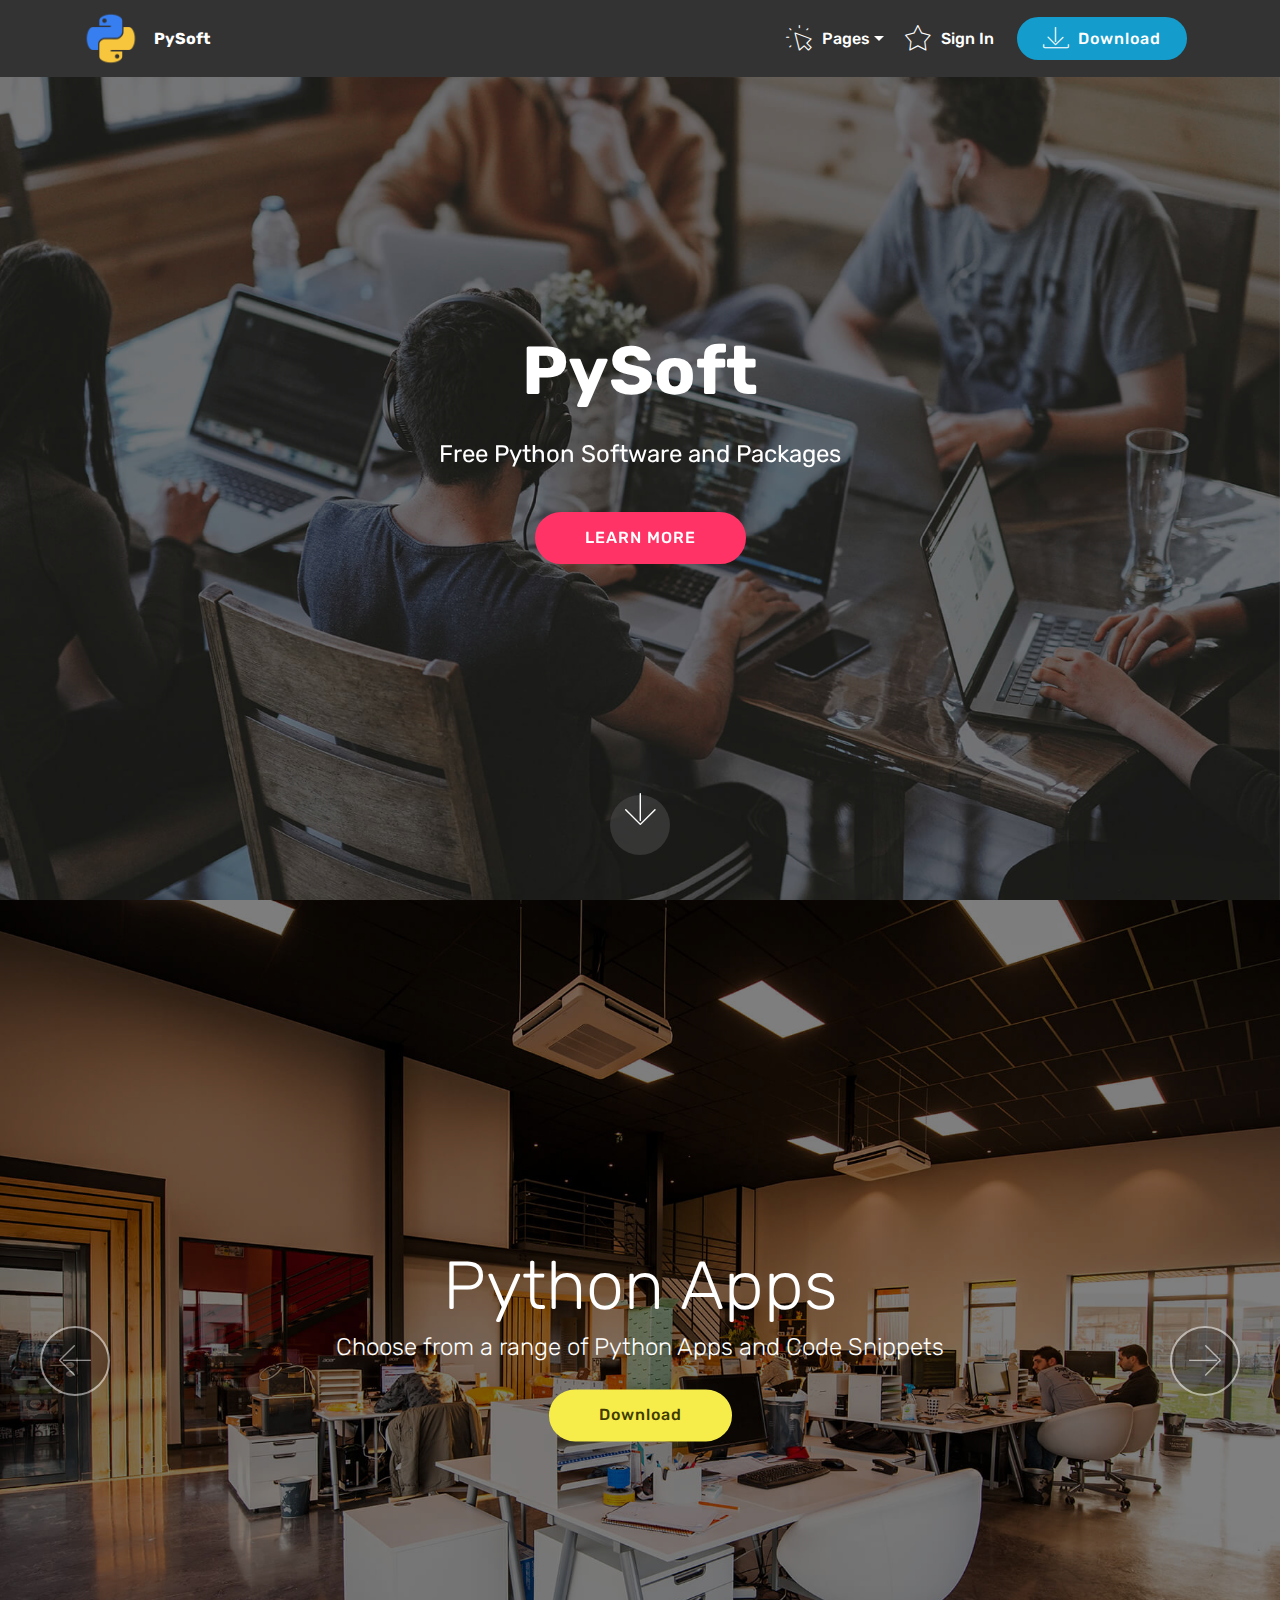
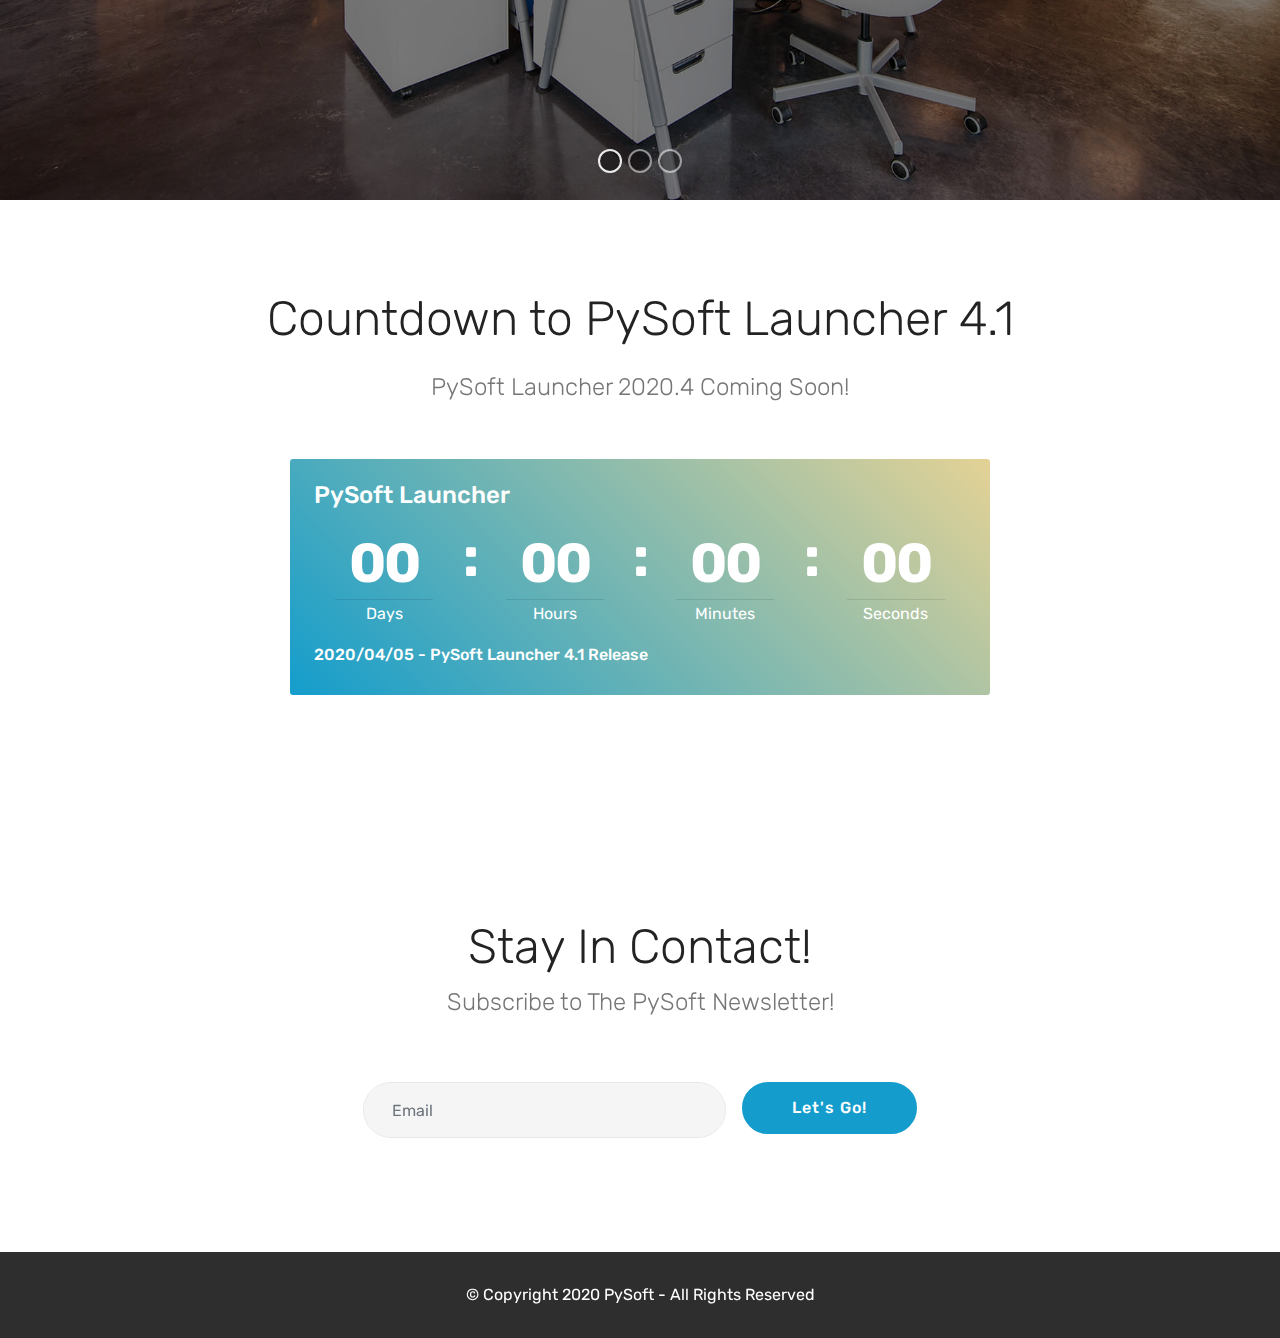
<file: index.html>
<!DOCTYPE html>
<html>
<head>
  <!-- Site made with Mobirise Website Builder v4.12.3, https://mobirise.com -->
  <meta charset="UTF-8">
  <meta http-equiv="X-UA-Compatible" content="IE=edge">
  <meta name="generator" content="Mobirise v4.12.3, mobirise.com">
  <meta name="viewport" content="width=device-width, initial-scale=1, minimum-scale=1">
  <link rel="shortcut icon" href="assets/images/ico.ico" type="image/x-icon">
  <meta name="description" content="">
  
  
  <title>PySoft</title>
  <link rel="stylesheet" href="assets/web/assets/mobirise-icons/mobirise-icons.css">
  <link rel="stylesheet" href="assets/bootstrap/css/bootstrap.min.css">
  <link rel="stylesheet" href="assets/bootstrap/css/bootstrap-grid.min.css">
  <link rel="stylesheet" href="assets/bootstrap/css/bootstrap-reboot.min.css">
  <link rel="stylesheet" href="assets/dropdown/css/style.css">
  <link rel="stylesheet" href="assets/tether/tether.min.css">
  <link rel="stylesheet" href="assets/theme/css/style.css">
  <link rel="preload" as="style" href="assets/mobirise/css/mbr-additional.css"><link rel="stylesheet" href="assets/mobirise/css/mbr-additional.css" type="text/css">
  
  
  
</head>
<body>
  <section class="menu cid-rTs3VRQVQO" once="menu" id="menu1-4">

    

    <nav class="navbar navbar-expand beta-menu navbar-dropdown align-items-center navbar-fixed-top navbar-toggleable-sm">
        <button class="navbar-toggler navbar-toggler-right" type="button" data-toggle="collapse" data-target="#navbarSupportedContent" aria-controls="navbarSupportedContent" aria-expanded="false" aria-label="Toggle navigation">
            <div class="hamburger">
                <span></span>
                <span></span>
                <span></span>
                <span></span>
            </div>
        </button>
        <div class="menu-logo">
            <div class="navbar-brand">
                <span class="navbar-logo">
                    <a href="https://pysoft.app">
                         <img src="assets/images/cornmanthe3rd-plex-other-python.ico" alt="PySoft Home" title="PySoft" style="height: 3.8rem;">
                    </a>
                </span>
                <span class="navbar-caption-wrap"><a class="navbar-caption text-white display-4" href="index.html">PySoft</a></span>
            </div>
        </div>
        <div class="collapse navbar-collapse" id="navbarSupportedContent">
            <ul class="navbar-nav nav-dropdown" data-app-modern-menu="true"><li class="nav-item dropdown"><a class="nav-link link text-white dropdown-toggle display-4" href="index.html" data-toggle="dropdown-submenu" aria-expanded="false"><span class="mbri-cursor-click mbr-iconfont mbr-iconfont-btn"></span>
                        
                        Pages</a><div class="dropdown-menu"><a class="text-white dropdown-item display-4" href="index.html">Home<br></a><a class="text-white dropdown-item display-4" href="About.html">About<br></a><a class="text-white dropdown-item display-4" href="Contact.html">Contact Us<br></a><a class="text-white dropdown-item display-4" href="Dev.html">Sign Up<br></a><a class="text-white dropdown-item display-4" href="Dev.html">Developer Dashboard<br></a></div></li><li class="nav-item"><a class="nav-link link text-white display-4" href="Sign In.html" aria-expanded="true"><span class="mbri-star mbr-iconfont mbr-iconfont-btn"></span>
                        
                        Sign In</a></li></ul>
            <div class="navbar-buttons mbr-section-btn"><a class="btn btn-sm btn-primary display-4" href="https://bit.ly/PySoftLauncher">
                    <span class="mbri-save mbr-iconfont mbr-iconfont-btn "></span>
                    Download</a></div>
        </div>
    </nav>
</section>

<section class="engine"><a href="https://mobirise.info/k">develop own website</a></section><section class="cid-rTnEwk1v64 mbr-fullscreen mbr-parallax-background" id="header2-0">

    

    <div class="mbr-overlay" style="opacity: 0.5; background-color: rgb(35, 35, 35);"></div>

    <div class="container align-center">
        <div class="row justify-content-md-center">
            <div class="mbr-white col-md-10">
                <h1 class="mbr-section-title mbr-bold pb-3 mbr-fonts-style display-1">
                    PySoft</h1>
                
                <p class="mbr-text pb-3 mbr-fonts-style display-5">
                    Free Python Software and Packages</p>
                <div class="mbr-section-btn"><a class="btn btn-md btn-secondary display-4" href="About.html">LEARN MORE</a></div>
            </div>
        </div>
    </div>
    <div class="mbr-arrow hidden-sm-down" aria-hidden="true">
        <a href="#next">
            <i class="mbri-down mbr-iconfont"></i>
        </a>
    </div>
</section>

<section class="carousel slide cid-rTnF4TLzGv" data-interval="false" id="slider1-2">

    

    <div class="full-screen"><div class="mbr-slider slide carousel" data-keyboard="false" data-ride="carousel" data-interval="4000" data-pause="hover"><ol class="carousel-indicators"><li data-app-prevent-settings="" data-target="#slider1-2" class=" active" data-slide-to="0"></li><li data-app-prevent-settings="" data-target="#slider1-2" data-slide-to="1"></li><li data-app-prevent-settings="" data-target="#slider1-2" data-slide-to="2"></li></ol><div class="carousel-inner" role="listbox"><div class="carousel-item slider-fullscreen-image active" data-bg-video-slide="false" style="background-image: url(assets/images/background1.jpg);"><div class="container container-slide"><div class="image_wrapper"><div class="mbr-overlay"></div><img src="assets/images/background1.jpg" alt="" title=""><div class="carousel-caption justify-content-center"><div class="col-10 align-center"><h2 class="mbr-fonts-style display-1">Python Apps</h2><p class="lead mbr-text mbr-fonts-style display-5">Choose from a range of Python Apps and Code Snippets</p><div class="mbr-section-btn" buttons="0"><a class="btn btn-success display-4" href="https://bit.ly/PySoftLauncher">Download</a> </div></div></div></div></div></div><div class="carousel-item slider-fullscreen-image" data-bg-video-slide="false" style="background-image: url(assets/images/background2.jpg);"><div class="container container-slide"><div class="image_wrapper"><div class="mbr-overlay"></div><img src="assets/images/background2.jpg" alt="" title=""><div class="carousel-caption justify-content-center"><div class="col-10 align-left"><h2 class="mbr-fonts-style display-1">Code. Made <strong>Simple</strong>.</h2><p class="lead mbr-text mbr-fonts-style display-5">Easily Download Python Apps With <strong>Pysoft Launcher</strong></p><div class="mbr-section-btn" buttons="0"><a class="btn btn-primary display-4" href="https://bit.ly/PySoftLauncher">Download</a> </div></div></div></div></div></div><div class="carousel-item slider-fullscreen-image" data-bg-video-slide="false" style="background-image: url(assets/images/background3.jpg);"><div class="container container-slide"><div class="image_wrapper"><div class="mbr-overlay"></div><img src="assets/images/background3.jpg" alt="" title=""><div class="carousel-caption justify-content-center"><div class="col-10 align-right"><h2 class="mbr-fonts-style display-1">Python</h2><p class="lead mbr-text mbr-fonts-style display-5">Choose From a Large Selection of Python Libraries With One Click</p><div class="mbr-section-btn" buttons="0"><a class="btn btn-info display-4" href="https://bit.ly/PySoftLauncher">Download</a> </div></div></div></div></div></div></div><a data-app-prevent-settings="" class="carousel-control carousel-control-prev" role="button" data-slide="prev" href="#slider1-2"><span aria-hidden="true" class="mbri-left mbr-iconfont"></span><span class="sr-only">Previous</span></a><a data-app-prevent-settings="" class="carousel-control carousel-control-next" role="button" data-slide="next" href="#slider1-2"><span aria-hidden="true" class="mbri-right mbr-iconfont"></span><span class="sr-only">Next</span></a></div></div>

</section>

<section class="countdown2 cid-rTtvOVomct" id="countdown2-k">

    

    

    <div class="container">
        <h2 class="mbr-section-title pb-3 align-center mbr-fonts-style display-2">
            Countdown to PySoft Launcher 4.1</h2>
        <h3 class="mbr-section-subtitle align-center mbr-fonts-style display-5">
            PySoft Launcher 2020.4 Coming Soon!</h3>
    </div>
    <div class="container pt-5 mt-2">
        <div class=" countdown-cont align-center p-4">
            <div class="event-name align-left mbr-white ">
                <h4 class="mbr-fonts-style display-5">PySoft Launcher</h4>
            </div>
            <div class="countdown align-center py-2" data-due-date="2020/04/01">
            </div>
            <div class="daysCountdown col-xs-3 col-sm-3 col-md-3" title="Days"></div>
            <div class="hoursCountdown col-xs-3 col-sm-3 col-md-3" title="Hours"></div>
            <div class="minutesCountdown col-xs-3 col-sm-3 col-md-3" title="Minutes"></div>
            <div class="secondsCountdown col-xs-3 col-sm-3 col-md-3" title="Seconds"></div>
            <div class="event-date align-left mbr-white">
                <h5 class="mbr-fonts-style display-7">2020/04/05 - PySoft Launcher 4.1 Release</h5>
            </div>
        </div>

        
    </div>
</section>

<section class="mbr-section form3 cid-rTs78EIqj5" id="form3-b">

    

    

    <div class="container">
        <div class="row justify-content-center">
            <div class="title col-12 col-lg-8">
                <h2 class="align-center pb-2 mbr-fonts-style display-2"><br>Stay In Contact!</h2>
                <h3 class="mbr-section-subtitle align-center pb-5 mbr-light mbr-fonts-style display-5">
                    Subscribe to The PySoft Newsletter!</h3>
            </div>
        </div>

        <div class="row py-2 justify-content-center">
            <div class="col-12 col-lg-6  col-md-8 " data-form-type="formoid">
                <!---Formbuilder Form--->
                <form action="https://mobirise.com/" method="POST" class="mbr-form form-with-styler" data-form-title="Mobirise Form"><input type="hidden" name="email" data-form-email="true" value="g1MuVRHl2KQGnr/jdfyEzOhJxbqIaiDjB/JM2NMsBYcmLBup/XP5v/60uGQZVo27EfNerGe58LpNFSosW1VgaXU0wHtoPB/pA4tpUGFDftiquIJOnxNqGg7jePL7xaOx">
                    <div class="row">
                        <div hidden="hidden" data-form-alert="" class="alert alert-success col-12">Thanks For Subscribing!</div>
                        <div hidden="hidden" data-form-alert-danger="" class="alert alert-danger col-12">
                        </div>
                    </div>
                    <div class="dragArea row">
                        <div class="form-group col" data-for="email">
                            <input type="email" name="email" placeholder=" Email" data-form-field="Email" required="required" class="form-control display-7" id="email-form3-b">
                        </div>
                        <div class="col-auto input-group-btn"><button type="submit" class="btn btn-primary display-4">Let's Go!</button></div>
                    </div>
                </form><!---Formbuilder Form--->
            </div>
        </div>
    </div>
</section>

<section once="footers" class="cid-rTs6wOq1H8" id="footer6-8">

    

    

    <div class="container">
        <div class="media-container-row align-center mbr-white">
            <div class="col-12">
                <p class="mbr-text mb-0 mbr-fonts-style display-7">
                    © Copyright 2020 PySoft - All Rights Reserved
                </p>
            </div>
        </div>
    </div>
</section>


  <script src="assets/web/assets/jquery/jquery.min.js"></script>
  <script src="assets/popper/popper.min.js"></script>
  <script src="assets/bootstrap/js/bootstrap.min.js"></script>
  <script src="assets/touchswipe/jquery.touch-swipe.min.js"></script>
  <script src="assets/smoothscroll/smooth-scroll.js"></script>
  <script src="assets/parallax/jarallax.min.js"></script>
  <script src="assets/dropdown/js/nav-dropdown.js"></script>
  <script src="assets/dropdown/js/navbar-dropdown.js"></script>
  <script src="assets/tether/tether.min.js"></script>
  <script src="assets/ytplayer/jquery.mb.ytplayer.min.js"></script>
  <script src="assets/vimeoplayer/jquery.mb.vimeo_player.js"></script>
  <script src="assets/countdown/jquery.countdown.min.js"></script>
  <script src="assets/bootstrapcarouselswipe/bootstrap-carousel-swipe.js"></script>
  <script src="assets/theme/js/script.js"></script>
  <script src="assets/slidervideo/script.js"></script>
  <script src="assets/formoid/formoid.min.js"></script>
  
  
</body>
</html>
</file>
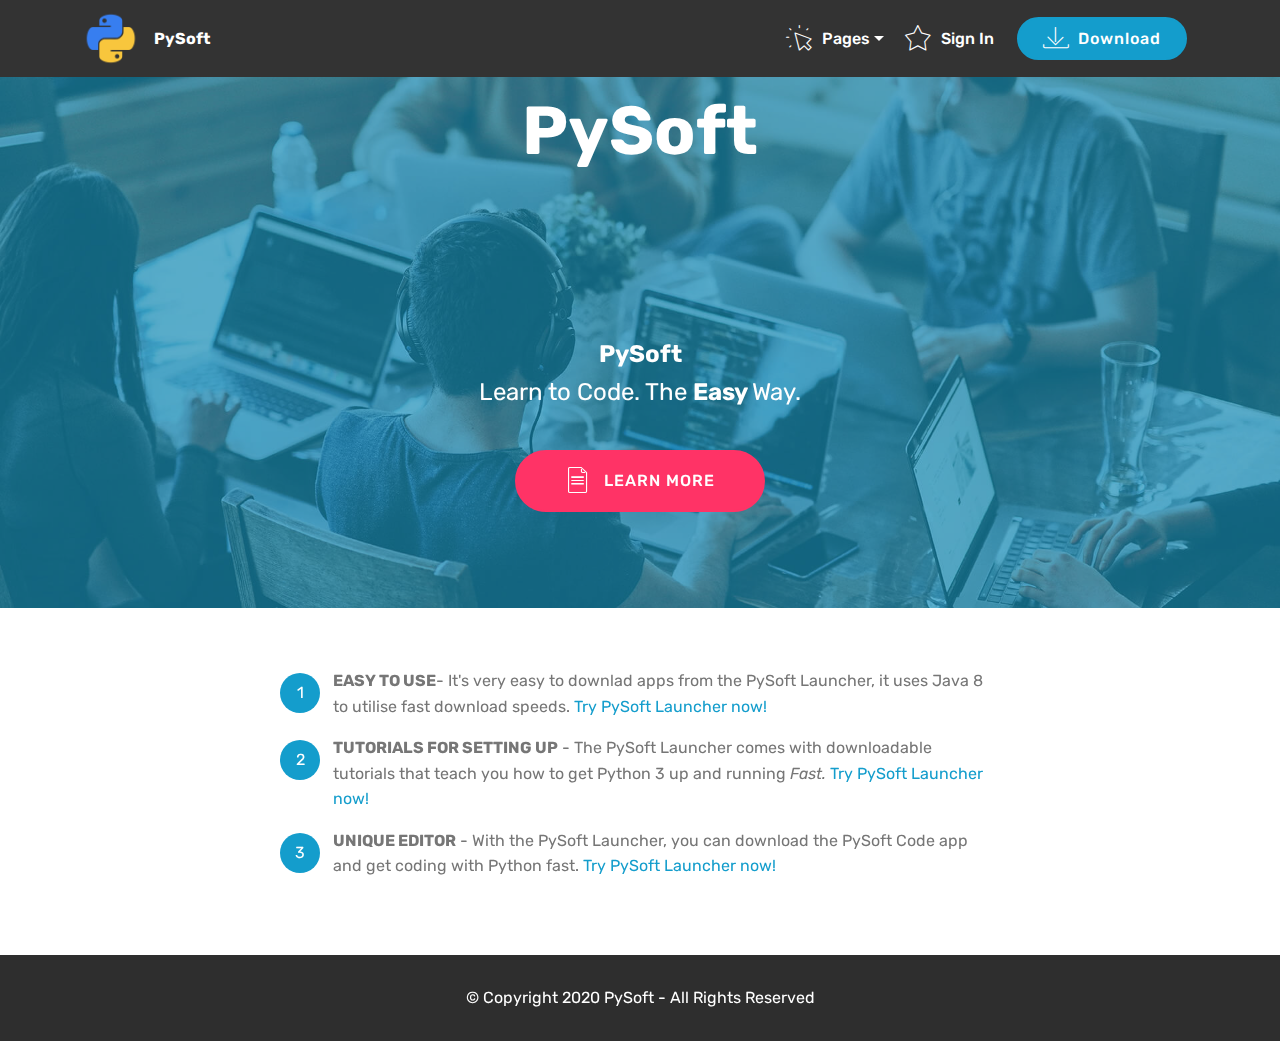
<file: About.html>
<!DOCTYPE html>
<html>
<head>
  <!-- Site made with Mobirise Website Builder v4.12.3, https://mobirise.com -->
  <meta charset="UTF-8">
  <meta http-equiv="X-UA-Compatible" content="IE=edge">
  <meta name="generator" content="Mobirise v4.12.3, mobirise.com">
  <meta name="viewport" content="width=device-width, initial-scale=1, minimum-scale=1">
  <link rel="shortcut icon" href="assets/images/ico.ico" type="image/x-icon">
  <meta name="description" content="">
  
  
  <title>About</title>
  <link rel="stylesheet" href="assets/web/assets/mobirise-icons/mobirise-icons.css">
  <link rel="stylesheet" href="assets/bootstrap/css/bootstrap.min.css">
  <link rel="stylesheet" href="assets/bootstrap/css/bootstrap-grid.min.css">
  <link rel="stylesheet" href="assets/bootstrap/css/bootstrap-reboot.min.css">
  <link rel="stylesheet" href="assets/tether/tether.min.css">
  <link rel="stylesheet" href="assets/dropdown/css/style.css">
  <link rel="stylesheet" href="assets/theme/css/style.css">
  <link rel="preload" as="style" href="assets/mobirise/css/mbr-additional.css"><link rel="stylesheet" href="assets/mobirise/css/mbr-additional.css" type="text/css">
  
  
  
</head>
<body>
  <section class="menu cid-rTs3VRQVQO" once="menu" id="menu1-5">

    

    <nav class="navbar navbar-expand beta-menu navbar-dropdown align-items-center navbar-fixed-top navbar-toggleable-sm">
        <button class="navbar-toggler navbar-toggler-right" type="button" data-toggle="collapse" data-target="#navbarSupportedContent" aria-controls="navbarSupportedContent" aria-expanded="false" aria-label="Toggle navigation">
            <div class="hamburger">
                <span></span>
                <span></span>
                <span></span>
                <span></span>
            </div>
        </button>
        <div class="menu-logo">
            <div class="navbar-brand">
                <span class="navbar-logo">
                    <a href="https://pysoft.app">
                         <img src="assets/images/cornmanthe3rd-plex-other-python.ico" alt="PySoft Home" title="PySoft" style="height: 3.8rem;">
                    </a>
                </span>
                <span class="navbar-caption-wrap"><a class="navbar-caption text-white display-4" href="index.html">PySoft</a></span>
            </div>
        </div>
        <div class="collapse navbar-collapse" id="navbarSupportedContent">
            <ul class="navbar-nav nav-dropdown" data-app-modern-menu="true"><li class="nav-item dropdown"><a class="nav-link link text-white dropdown-toggle display-4" href="index.html" data-toggle="dropdown-submenu" aria-expanded="false"><span class="mbri-cursor-click mbr-iconfont mbr-iconfont-btn"></span>
                        
                        Pages</a><div class="dropdown-menu"><a class="text-white dropdown-item display-4" href="index.html">Home<br></a><a class="text-white dropdown-item display-4" href="About.html">About<br></a><a class="text-white dropdown-item display-4" href="Contact.html">Contact Us<br></a><a class="text-white dropdown-item display-4" href="Dev.html">Sign Up<br></a><a class="text-white dropdown-item display-4" href="Dev.html">Developer Dashboard<br></a></div></li><li class="nav-item"><a class="nav-link link text-white display-4" href="Sign In.html" aria-expanded="true"><span class="mbri-star mbr-iconfont mbr-iconfont-btn"></span>
                        
                        Sign In</a></li></ul>
            <div class="navbar-buttons mbr-section-btn"><a class="btn btn-sm btn-primary display-4" href="https://bit.ly/PySoftLauncher">
                    <span class="mbri-save mbr-iconfont mbr-iconfont-btn "></span>
                    Download</a></div>
        </div>
    </nav>
</section>

<section class="engine"><a href="https://mobirise.info/f">easy website creator</a></section><section class="header1 cid-rTsdyzDGxZ mbr-parallax-background" id="header1-f">

    

    <div class="mbr-overlay" style="opacity: 0.6; background-color: rgb(20, 157, 204);">
    </div>

    <div class="container">
        <div class="row justify-content-md-center">
            <div class="mbr-white col-md-10">
                <h1 class="mbr-section-title align-center mbr-bold pb-3 mbr-fonts-style display-1">PySoft</h1>
                <h3 class="mbr-section-subtitle align-center mbr-light pb-3 mbr-fonts-style display-2"></h3>
                <p class="mbr-text align-center pb-3 mbr-fonts-style display-5"><strong><br></strong><br><br><strong>PySoft</strong><br>Learn to Code. The <strong>Easy </strong>Way.</p>
                <div class="mbr-section-btn align-center"><a class="btn btn-md btn-secondary display-4" href="index.html">
                        <span class="mbr-iconfont mbri-file"></span>LEARN MORE</a></div>
            </div>
        </div>
    </div>

</section>

<section class="mbr-section article content11 cid-rTs4ZRbgb6" id="content11-7">
     

    <div class="container">
        <div class="media-container-row">
            <div class="mbr-text counter-container col-12 col-md-8 mbr-fonts-style display-7">
                <ol>
                    <li><strong>EASY TO USE</strong>- It's very easy to downlad apps from the PySoft Launcher, it uses Java 8 to utilise fast download speeds.&nbsp;<a href="index.html">Try PySoft Launcher now!</a></li><li><strong>TUTORIALS FOR SETTING UP</strong> - The PySoft Launcher comes with downloadable tutorials that teach you how to get Python 3 up and running <em>Fast.</em>&nbsp;<a href="index.html">Try PySoft Launcher now!</a></li>
                    <li><strong>UNIQUE EDITOR</strong> - With the PySoft Launcher, you can download the PySoft Code app and get coding with Python fast.&nbsp;<a href="index.html">Try PySoft Launcher now!</a></li>
                </ol>
            </div>
        </div>
    </div>
</section>

<section once="footers" class="cid-rTs6wOq1H8" id="footer6-8">

    

    

    <div class="container">
        <div class="media-container-row align-center mbr-white">
            <div class="col-12">
                <p class="mbr-text mb-0 mbr-fonts-style display-7">
                    © Copyright 2020 PySoft - All Rights Reserved
                </p>
            </div>
        </div>
    </div>
</section>


  <script src="assets/web/assets/jquery/jquery.min.js"></script>
  <script src="assets/popper/popper.min.js"></script>
  <script src="assets/bootstrap/js/bootstrap.min.js"></script>
  <script src="assets/tether/tether.min.js"></script>
  <script src="assets/smoothscroll/smooth-scroll.js"></script>
  <script src="assets/dropdown/js/nav-dropdown.js"></script>
  <script src="assets/dropdown/js/navbar-dropdown.js"></script>
  <script src="assets/touchswipe/jquery.touch-swipe.min.js"></script>
  <script src="assets/parallax/jarallax.min.js"></script>
  <script src="assets/theme/js/script.js"></script>
  
  
</body>
</html>
</file>
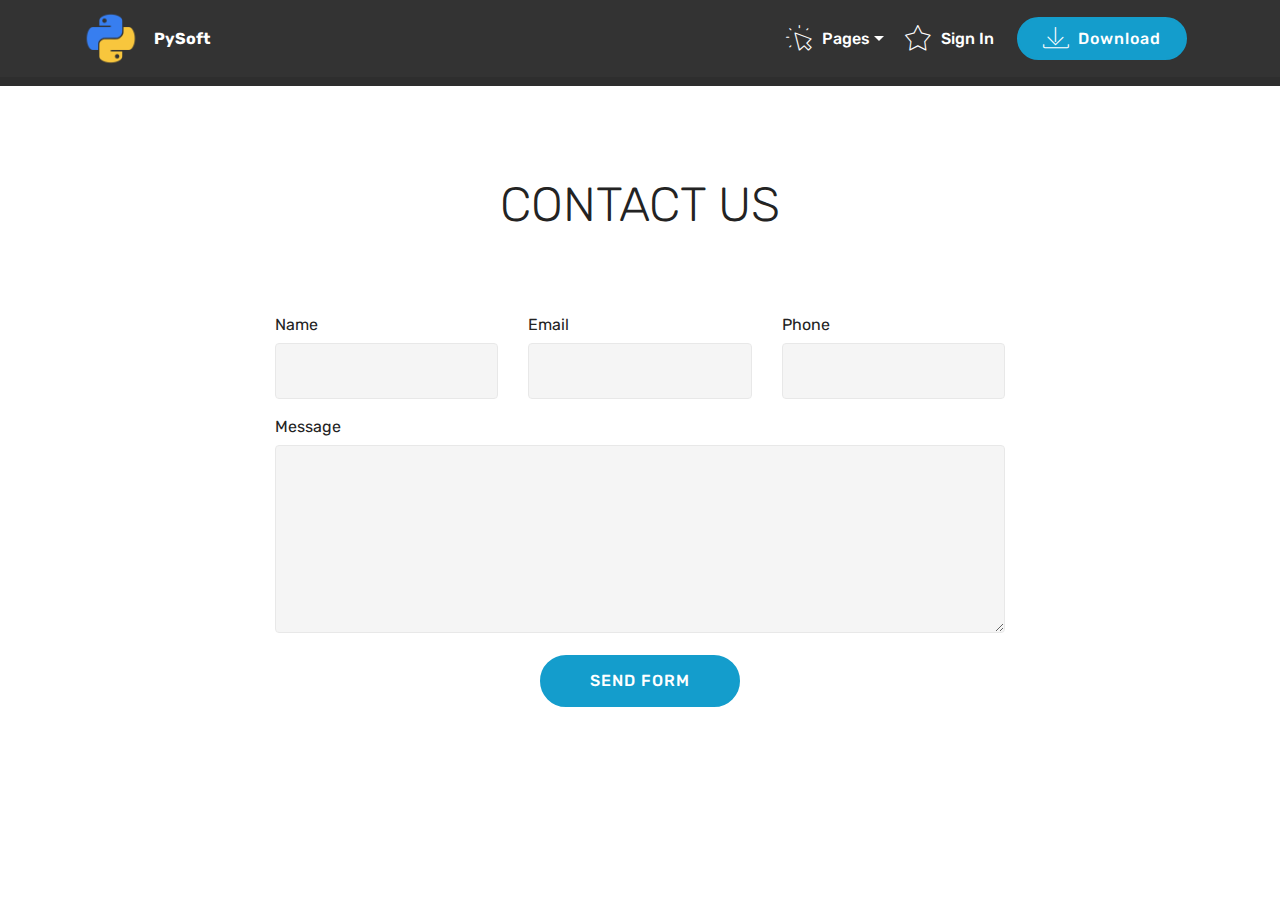
<file: Contact.html>
<!DOCTYPE html>
<html>
<head>
  <!-- Site made with Mobirise Website Builder v4.12.3, https://mobirise.com -->
  <meta charset="UTF-8">
  <meta http-equiv="X-UA-Compatible" content="IE=edge">
  <meta name="generator" content="Mobirise v4.12.3, mobirise.com">
  <meta name="viewport" content="width=device-width, initial-scale=1, minimum-scale=1">
  <link rel="shortcut icon" href="assets/images/ico.ico" type="image/x-icon">
  <meta name="description" content="">
  
  
  <title>Contact</title>
  <link rel="stylesheet" href="assets/web/assets/mobirise-icons/mobirise-icons.css">
  <link rel="stylesheet" href="assets/bootstrap/css/bootstrap.min.css">
  <link rel="stylesheet" href="assets/bootstrap/css/bootstrap-grid.min.css">
  <link rel="stylesheet" href="assets/bootstrap/css/bootstrap-reboot.min.css">
  <link rel="stylesheet" href="assets/tether/tether.min.css">
  <link rel="stylesheet" href="assets/dropdown/css/style.css">
  <link rel="stylesheet" href="assets/theme/css/style.css">
  <link rel="preload" as="style" href="assets/mobirise/css/mbr-additional.css"><link rel="stylesheet" href="assets/mobirise/css/mbr-additional.css" type="text/css">
  
  
  
</head>
<body>
  <section class="menu cid-rTs3VRQVQO" once="menu" id="menu1-g">

    

    <nav class="navbar navbar-expand beta-menu navbar-dropdown align-items-center navbar-fixed-top navbar-toggleable-sm">
        <button class="navbar-toggler navbar-toggler-right" type="button" data-toggle="collapse" data-target="#navbarSupportedContent" aria-controls="navbarSupportedContent" aria-expanded="false" aria-label="Toggle navigation">
            <div class="hamburger">
                <span></span>
                <span></span>
                <span></span>
                <span></span>
            </div>
        </button>
        <div class="menu-logo">
            <div class="navbar-brand">
                <span class="navbar-logo">
                    <a href="https://pysoft.app">
                         <img src="assets/images/cornmanthe3rd-plex-other-python.ico" alt="PySoft Home" title="PySoft" style="height: 3.8rem;">
                    </a>
                </span>
                <span class="navbar-caption-wrap"><a class="navbar-caption text-white display-4" href="index.html">PySoft</a></span>
            </div>
        </div>
        <div class="collapse navbar-collapse" id="navbarSupportedContent">
            <ul class="navbar-nav nav-dropdown" data-app-modern-menu="true"><li class="nav-item dropdown"><a class="nav-link link text-white dropdown-toggle display-4" href="index.html" data-toggle="dropdown-submenu" aria-expanded="false"><span class="mbri-cursor-click mbr-iconfont mbr-iconfont-btn"></span>
                        
                        Pages</a><div class="dropdown-menu"><a class="text-white dropdown-item display-4" href="index.html">Home<br></a><a class="text-white dropdown-item display-4" href="About.html">About<br></a><a class="text-white dropdown-item display-4" href="Contact.html">Contact Us<br></a><a class="text-white dropdown-item display-4" href="Dev.html">Sign Up<br></a><a class="text-white dropdown-item display-4" href="Dev.html">Developer Dashboard<br></a></div></li><li class="nav-item"><a class="nav-link link text-white display-4" href="Sign In.html" aria-expanded="true"><span class="mbri-star mbr-iconfont mbr-iconfont-btn"></span>
                        
                        Sign In</a></li></ul>
            <div class="navbar-buttons mbr-section-btn"><a class="btn btn-sm btn-primary display-4" href="https://bit.ly/PySoftLauncher">
                    <span class="mbri-save mbr-iconfont mbr-iconfont-btn "></span>
                    Download</a></div>
        </div>
    </nav>
</section>

<section class="engine"><a href="https://mobirise.info/t">amp templates</a></section><section once="footers" class="cid-rTs6wOq1H8" id="footer6-h">

    

    

    <div class="container">
        <div class="media-container-row align-center mbr-white">
            <div class="col-12">
                <p class="mbr-text mb-0 mbr-fonts-style display-7">
                    © Copyright 2020 PySoft - All Rights Reserved
                </p>
            </div>
        </div>
    </div>
</section>

<section class="mbr-section form1 cid-rTsDIh3kgl" id="form1-i">

    

    
    <div class="container">
        <div class="row justify-content-center">
            <div class="title col-12 col-lg-8">
                <h2 class="mbr-section-title align-center pb-3 mbr-fonts-style display-2">
                    CONTACT US</h2>
                <h3 class="mbr-section-subtitle align-center mbr-light pb-3 mbr-fonts-style display-5"></h3>
            </div>
        </div>
    </div>
    <div class="container">
        <div class="row justify-content-center">
            <div class="media-container-column col-lg-8" data-form-type="formoid">
                <!---Formbuilder Form--->
                <form action="https://mobirise.com/" method="POST" class="mbr-form form-with-styler" data-form-title="Mobirise Form"><input type="hidden" name="email" data-form-email="true" value="Ye547SmguZ8Z+07X3wr6Q9rFI9DSLQfbhBDor179WjUpzGFAMBEhfWEfurcsSBXun6OPUfldFWNYx/nR9Npi7R42IUv8R31i07bwahtLfgtwcTi1yifnS7tPXkgI6LJt">
                    <div class="row">
                        <div hidden="hidden" data-form-alert="" class="alert alert-success col-12">Successfully Sent!</div>
                        <div hidden="hidden" data-form-alert-danger="" class="alert alert-danger col-12">
                        </div>
                    </div>
                    <div class="dragArea row">
                        <div class="col-md-4  form-group" data-for="name">
                            <label for="name-form1-i" class="form-control-label mbr-fonts-style display-7">Name</label>
                            <input type="text" name="name" data-form-field="Name" required="required" class="form-control display-7" id="name-form1-i">
                        </div>
                        <div class="col-md-4  form-group" data-for="email">
                            <label for="email-form1-i" class="form-control-label mbr-fonts-style display-7">Email</label>
                            <input type="email" name="email" data-form-field="Email" required="required" class="form-control display-7" id="email-form1-i">
                        </div>
                        <div data-for="phone" class="col-md-4  form-group">
                            <label for="phone-form1-i" class="form-control-label mbr-fonts-style display-7">Phone</label>
                            <input type="tel" name="phone" data-form-field="Phone" class="form-control display-7" id="phone-form1-i">
                        </div>
                        <div data-for="message" class="col-md-12 form-group">
                            <label for="message-form1-i" class="form-control-label mbr-fonts-style display-7">Message</label>
                            <textarea name="message" data-form-field="Message" class="form-control display-7" id="message-form1-i"></textarea>
                        </div>
                        <div class="col-md-12 input-group-btn align-center">
                            <button type="submit" class="btn btn-primary btn-form display-4">SEND FORM</button>
                        </div>
                    </div>
                </form><!---Formbuilder Form--->
            </div>
        </div>
    </div>
</section>


  <script src="assets/web/assets/jquery/jquery.min.js"></script>
  <script src="assets/popper/popper.min.js"></script>
  <script src="assets/bootstrap/js/bootstrap.min.js"></script>
  <script src="assets/tether/tether.min.js"></script>
  <script src="assets/smoothscroll/smooth-scroll.js"></script>
  <script src="assets/dropdown/js/nav-dropdown.js"></script>
  <script src="assets/dropdown/js/navbar-dropdown.js"></script>
  <script src="assets/touchswipe/jquery.touch-swipe.min.js"></script>
  <script src="assets/theme/js/script.js"></script>
  <script src="assets/formoid/formoid.min.js"></script>
  
  
</body>
</html>
</file>
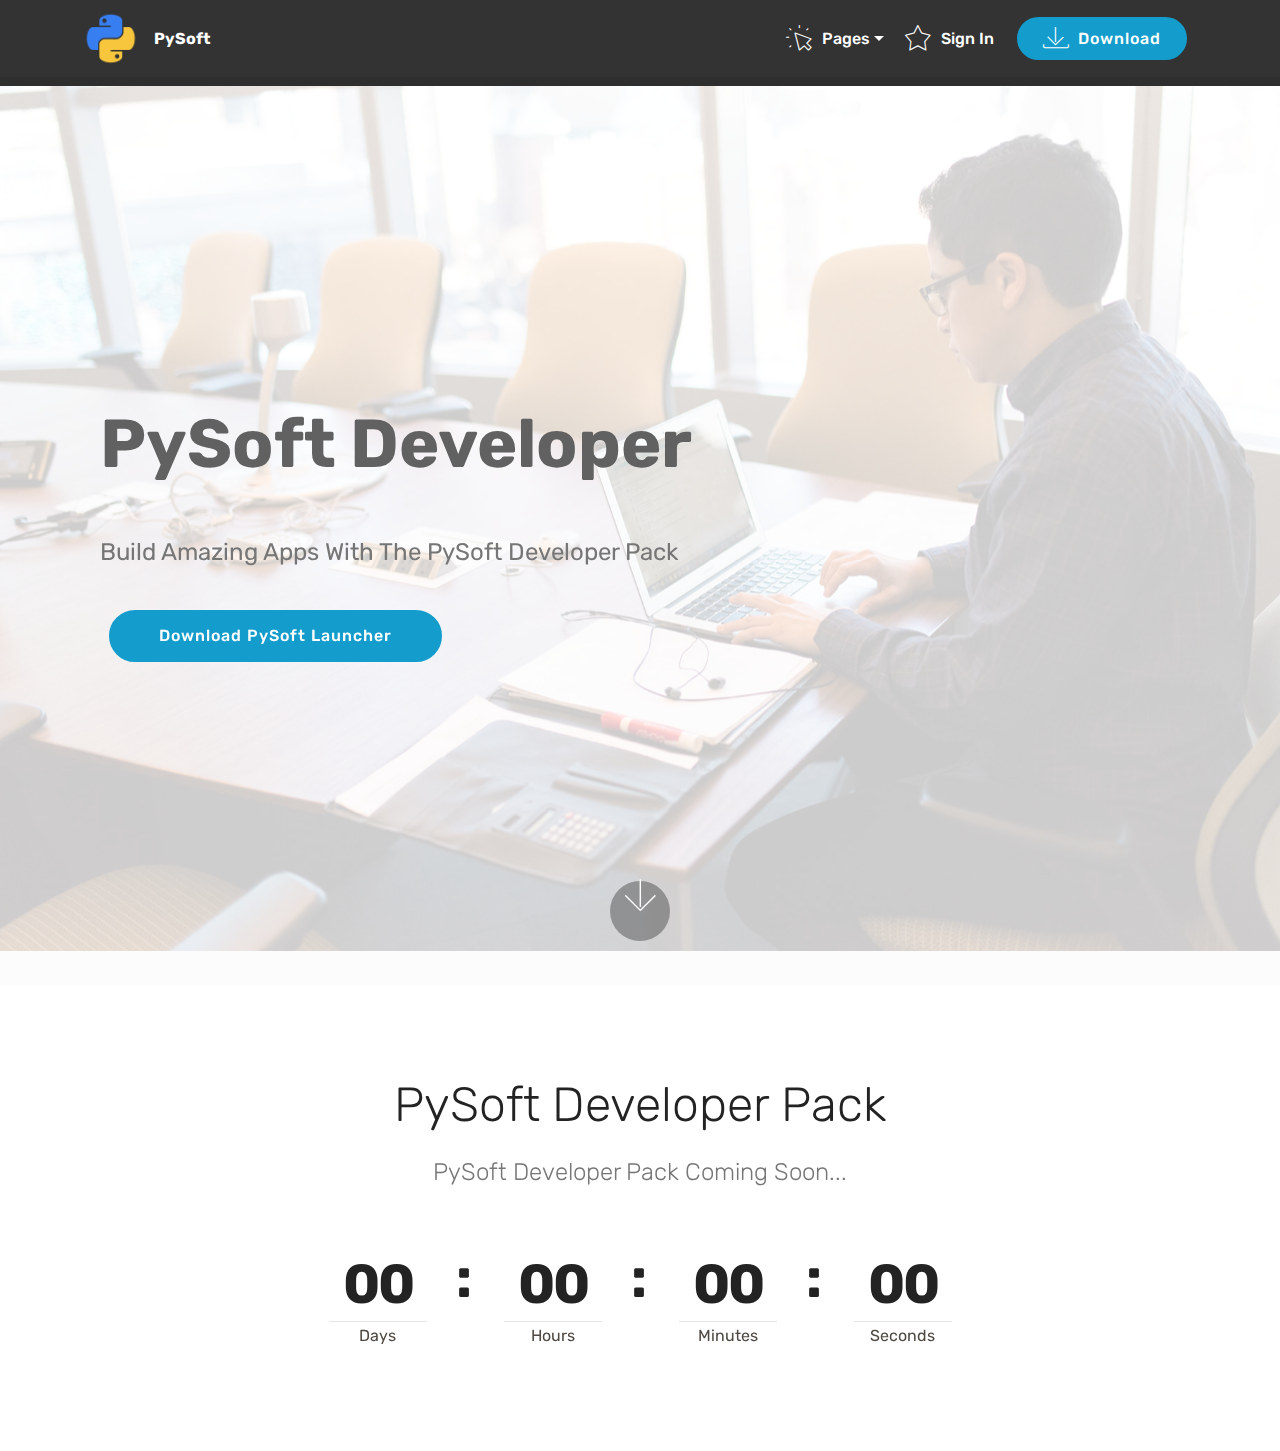
<file: Dev.html>
<!DOCTYPE html>
<html>
<head>
  <!-- Site made with Mobirise Website Builder v4.12.3, https://mobirise.com -->
  <meta charset="UTF-8">
  <meta http-equiv="X-UA-Compatible" content="IE=edge">
  <meta name="generator" content="Mobirise v4.12.3, mobirise.com">
  <meta name="viewport" content="width=device-width, initial-scale=1, minimum-scale=1">
  <link rel="shortcut icon" href="assets/images/ico.ico" type="image/x-icon">
  <meta name="description" content="">
  
  
  <title>Developer</title>
  <link rel="stylesheet" href="assets/web/assets/mobirise-icons/mobirise-icons.css">
  <link rel="stylesheet" href="assets/bootstrap/css/bootstrap.min.css">
  <link rel="stylesheet" href="assets/bootstrap/css/bootstrap-grid.min.css">
  <link rel="stylesheet" href="assets/bootstrap/css/bootstrap-reboot.min.css">
  <link rel="stylesheet" href="assets/tether/tether.min.css">
  <link rel="stylesheet" href="assets/dropdown/css/style.css">
  <link rel="stylesheet" href="assets/theme/css/style.css">
  <link rel="preload" as="style" href="assets/mobirise/css/mbr-additional.css"><link rel="stylesheet" href="assets/mobirise/css/mbr-additional.css" type="text/css">
  
  
  
</head>
<body>
  <section class="menu cid-rTs3VRQVQO" once="menu" id="menu1-m">

    

    <nav class="navbar navbar-expand beta-menu navbar-dropdown align-items-center navbar-fixed-top navbar-toggleable-sm">
        <button class="navbar-toggler navbar-toggler-right" type="button" data-toggle="collapse" data-target="#navbarSupportedContent" aria-controls="navbarSupportedContent" aria-expanded="false" aria-label="Toggle navigation">
            <div class="hamburger">
                <span></span>
                <span></span>
                <span></span>
                <span></span>
            </div>
        </button>
        <div class="menu-logo">
            <div class="navbar-brand">
                <span class="navbar-logo">
                    <a href="https://pysoft.app">
                         <img src="assets/images/cornmanthe3rd-plex-other-python.ico" alt="PySoft Home" title="PySoft" style="height: 3.8rem;">
                    </a>
                </span>
                <span class="navbar-caption-wrap"><a class="navbar-caption text-white display-4" href="index.html">PySoft</a></span>
            </div>
        </div>
        <div class="collapse navbar-collapse" id="navbarSupportedContent">
            <ul class="navbar-nav nav-dropdown" data-app-modern-menu="true"><li class="nav-item dropdown"><a class="nav-link link text-white dropdown-toggle display-4" href="index.html" data-toggle="dropdown-submenu" aria-expanded="false"><span class="mbri-cursor-click mbr-iconfont mbr-iconfont-btn"></span>
                        
                        Pages</a><div class="dropdown-menu"><a class="text-white dropdown-item display-4" href="index.html">Home<br></a><a class="text-white dropdown-item display-4" href="About.html">About<br></a><a class="text-white dropdown-item display-4" href="Contact.html">Contact Us<br></a><a class="text-white dropdown-item display-4" href="Dev.html">Sign Up<br></a><a class="text-white dropdown-item display-4" href="Dev.html">Developer Dashboard<br></a></div></li><li class="nav-item"><a class="nav-link link text-white display-4" href="Sign In.html" aria-expanded="true"><span class="mbri-star mbr-iconfont mbr-iconfont-btn"></span>
                        
                        Sign In</a></li></ul>
            <div class="navbar-buttons mbr-section-btn"><a class="btn btn-sm btn-primary display-4" href="https://bit.ly/PySoftLauncher">
                    <span class="mbri-save mbr-iconfont mbr-iconfont-btn "></span>
                    Download</a></div>
        </div>
    </nav>
</section>

<section class="engine"><a href="https://mobirise.info/i">free site creation software</a></section><section once="footers" class="cid-rTs6wOq1H8" id="footer6-n">

    

    

    <div class="container">
        <div class="media-container-row align-center mbr-white">
            <div class="col-12">
                <p class="mbr-text mb-0 mbr-fonts-style display-7">
                    © Copyright 2020 PySoft - All Rights Reserved
                </p>
            </div>
        </div>
    </div>
</section>

<section class="header9 cid-rTxs6OKQz5 mbr-fullscreen mbr-parallax-background" id="header9-o">

    

    <div class="mbr-overlay" style="opacity: 0.8; background-color: rgb(255, 255, 255);">
    </div>

    <div class="container">
        <div class="media-container-column mbr-white col-lg-8 col-md-10">
            <h1 class="mbr-section-title align-left mbr-bold pb-3 mbr-fonts-style display-1">PySoft Developer</h1>
            <h3 class="mbr-section-subtitle align-left mbr-light pb-3 mbr-fonts-style display-2"></h3>
            <p class="mbr-text align-left pb-3 mbr-fonts-style display-5">Build Amazing Apps With The PySoft Developer Pack</p>
            <div class="mbr-section-btn align-left"><a class="btn btn-md btn-primary display-4" href="https://bit.ly/PySoftLauncher">Download PySoft Launcher</a></div>
        </div>
    </div>

    <div class="mbr-arrow hidden-sm-down" aria-hidden="true">
        <a href="#next">
            <i class="mbri-down mbr-iconfont"></i>
        </a>
    </div>
</section>

<section class="countdown1 cid-rTxt22rPXo" id="countdown1-p">
    
    
    
    <div class="container ">
        <h2 class="mbr-section-title pb-3 align-center mbr-fonts-style display-2">
            PySoft Developer Pack</h2>
        <h3 class="mbr-section-subtitle align-center mbr-fonts-style display-5">
            PySoft Developer Pack Coming Soon...</h3>
        
    </div>
    <div class="container countdown-cont align-center">
        <div class="daysCountdown col-xs-3 col-sm-3 col-md-3" title="Days"></div>
        <div class="hoursCountdown col-xs-3 col-sm-3 col-md-3" title="Hours"></div> 
        <div class="minutesCountdown col-xs-3 col-sm-3 col-md-3" title="Minutes"></div> 
        <div class="secondsCountdown col-xs-3 col-sm-3 col-md-3" title="Seconds"></div>
        <div class="countdown pt-5 mt-2" data-due-date="2020/05/01"> 
        </div>
    </div>
</section>


  <script src="assets/web/assets/jquery/jquery.min.js"></script>
  <script src="assets/popper/popper.min.js"></script>
  <script src="assets/bootstrap/js/bootstrap.min.js"></script>
  <script src="assets/tether/tether.min.js"></script>
  <script src="assets/dropdown/js/nav-dropdown.js"></script>
  <script src="assets/dropdown/js/navbar-dropdown.js"></script>
  <script src="assets/touchswipe/jquery.touch-swipe.min.js"></script>
  <script src="assets/parallax/jarallax.min.js"></script>
  <script src="assets/countdown/jquery.countdown.min.js"></script>
  <script src="assets/smoothscroll/smooth-scroll.js"></script>
  <script src="assets/theme/js/script.js"></script>
  
  
</body>
</html>
</file>
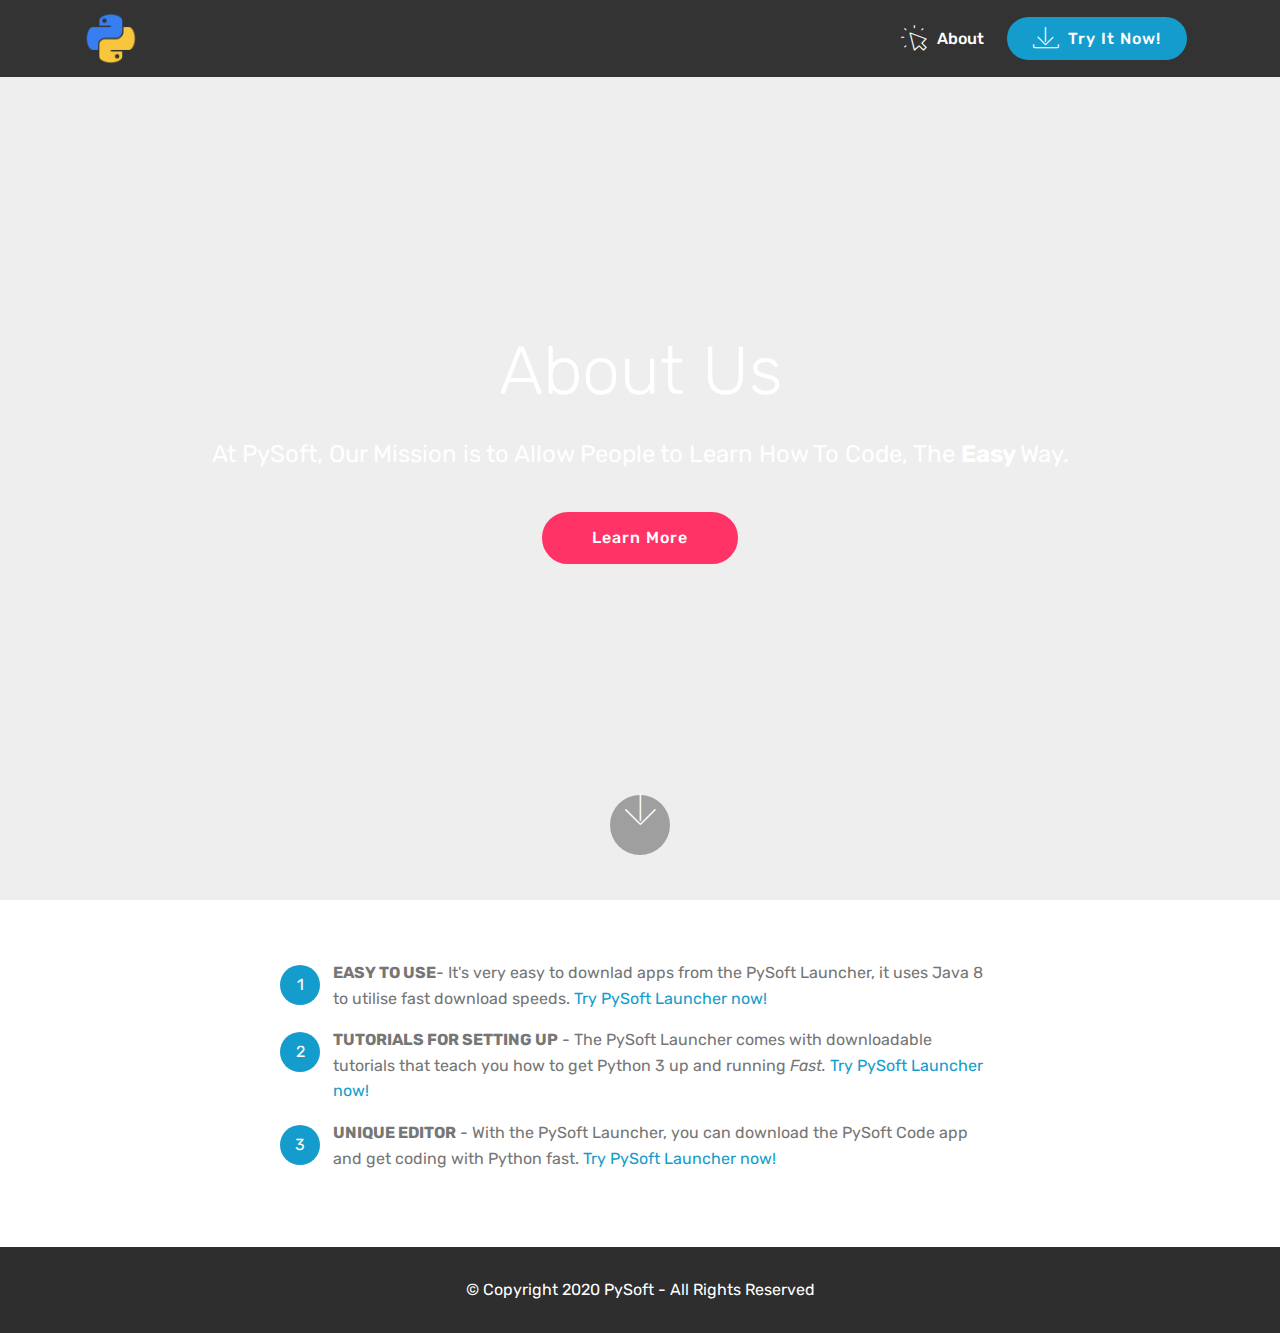
<file: page1.html>
<!DOCTYPE html>
<html  >
<head>
  <!-- Site made with Mobirise Website Builder v4.12.3, https://mobirise.com -->
  <meta charset="UTF-8">
  <meta http-equiv="X-UA-Compatible" content="IE=edge">
  <meta name="generator" content="Mobirise v4.12.3, mobirise.com">
  <meta name="viewport" content="width=device-width, initial-scale=1, minimum-scale=1">
  <link rel="shortcut icon" href="assets/images/cornmanthe3rd-plex-other-python.ico" type="image/x-icon">
  <meta name="description" content="Website Generator Description">
  
  
  <title>About</title>
  <link rel="stylesheet" href="assets/web/assets/mobirise-icons/mobirise-icons.css">
  <link rel="stylesheet" href="assets/bootstrap/css/bootstrap.min.css">
  <link rel="stylesheet" href="assets/bootstrap/css/bootstrap-grid.min.css">
  <link rel="stylesheet" href="assets/bootstrap/css/bootstrap-reboot.min.css">
  <link rel="stylesheet" href="assets/tether/tether.min.css">
  <link rel="stylesheet" href="assets/dropdown/css/style.css">
  <link rel="stylesheet" href="assets/theme/css/style.css">
  <link rel="preload" as="style" href="assets/mobirise/css/mbr-additional.css"><link rel="stylesheet" href="assets/mobirise/css/mbr-additional.css" type="text/css">
  
  
  
</head>
<body>
  <section class="menu cid-rTs3VRQVQO" once="menu" id="menu1-5">

    

    <nav class="navbar navbar-expand beta-menu navbar-dropdown align-items-center navbar-fixed-top navbar-toggleable-sm">
        <button class="navbar-toggler navbar-toggler-right" type="button" data-toggle="collapse" data-target="#navbarSupportedContent" aria-controls="navbarSupportedContent" aria-expanded="false" aria-label="Toggle navigation">
            <div class="hamburger">
                <span></span>
                <span></span>
                <span></span>
                <span></span>
            </div>
        </button>
        <div class="menu-logo">
            <div class="navbar-brand">
                <span class="navbar-logo">
                    <a href="https://pysoft.app">
                         <img src="assets/images/cornmanthe3rd-plex-other-python-1.ico" alt="Mobirise" title="" style="height: 3.8rem;">
                    </a>
                </span>
                <span class="navbar-caption-wrap"><a class="navbar-caption text-white display-4" href="https://mobirise.co"></a></span>
            </div>
        </div>
        <div class="collapse navbar-collapse" id="navbarSupportedContent">
            <ul class="navbar-nav nav-dropdown" data-app-modern-menu="true"><li class="nav-item">
                    <a class="nav-link link text-white display-4" href="https://mobirise.co"><span class="mbri-cursor-click mbr-iconfont mbr-iconfont-btn"></span>
                        
                        About</a>
                </li></ul>
            <div class="navbar-buttons mbr-section-btn"><a class="btn btn-sm btn-primary display-4" href="https://github.com/PySoft2020/PySoft-Launcher-App/">
                    <span class="mbri-save mbr-iconfont mbr-iconfont-btn "></span>
                    Try It Now!
                </a></div>
        </div>
    </nav>
</section>

<section class="engine"><a href="https://mobirise.info/r">free bootstrap template</a></section><section class="header5 cid-rTs4uk2B66 mbr-fullscreen" id="header5-6">

    

    
    <div class="container">
        <div class="row justify-content-center">
            <div class="mbr-white col-md-10">
                <h1 class="mbr-section-title align-center pb-3 mbr-fonts-style display-1">
                    About Us</h1>
                <p class="mbr-text align-center display-5 pb-3 mbr-fonts-style">
                   At PySoft, Our Mission is to Allow People to Learn How To Code, The <strong>Easy </strong>Way.</p>
                <div class="mbr-section-btn align-center"><a class="btn btn-md btn-secondary display-4" href="index.html">Learn More</a></div>
            </div>
        </div>
    </div>

    <div class="mbr-arrow hidden-sm-down" aria-hidden="true">
        <a href="#next">
            <i class="mbri-down mbr-iconfont"></i>
        </a>
    </div>
</section>

<section class="mbr-section article content11 cid-rTs4ZRbgb6" id="content11-7">
     

    <div class="container">
        <div class="media-container-row">
            <div class="mbr-text counter-container col-12 col-md-8 mbr-fonts-style display-7">
                <ol>
                    <li><strong>EASY TO USE</strong>- It's very easy to downlad apps from the PySoft Launcher, it uses Java 8 to utilise fast download speeds.&nbsp;<a href="index.html">Try PySoft Launcher now!</a></li><li><strong>TUTORIALS FOR SETTING UP</strong> - The PySoft Launcher comes with downloadable tutorials that teach you how to get Python 3 up and running <em>Fast.</em>&nbsp;<a href="index.html">Try PySoft Launcher now!</a></li>
                    <li><strong>UNIQUE EDITOR</strong> - With the PySoft Launcher, you can download the PySoft Code app and get coding with Python fast.&nbsp;<a href="index.html">Try PySoft Launcher now!</a></li>
                </ol>
            </div>
        </div>
    </div>
</section>

<section once="footers" class="cid-rTs6wOq1H8" id="footer6-8">

    

    

    <div class="container">
        <div class="media-container-row align-center mbr-white">
            <div class="col-12">
                <p class="mbr-text mb-0 mbr-fonts-style display-7">
                    © Copyright 2020 PySoft - All Rights Reserved
                </p>
            </div>
        </div>
    </div>
</section>


  <script src="assets/web/assets/jquery/jquery.min.js"></script>
  <script src="assets/popper/popper.min.js"></script>
  <script src="assets/bootstrap/js/bootstrap.min.js"></script>
  <script src="assets/tether/tether.min.js"></script>
  <script src="assets/smoothscroll/smooth-scroll.js"></script>
  <script src="assets/dropdown/js/nav-dropdown.js"></script>
  <script src="assets/dropdown/js/navbar-dropdown.js"></script>
  <script src="assets/touchswipe/jquery.touch-swipe.min.js"></script>
  <script src="assets/theme/js/script.js"></script>
  
  
</body>
</html>
</file>
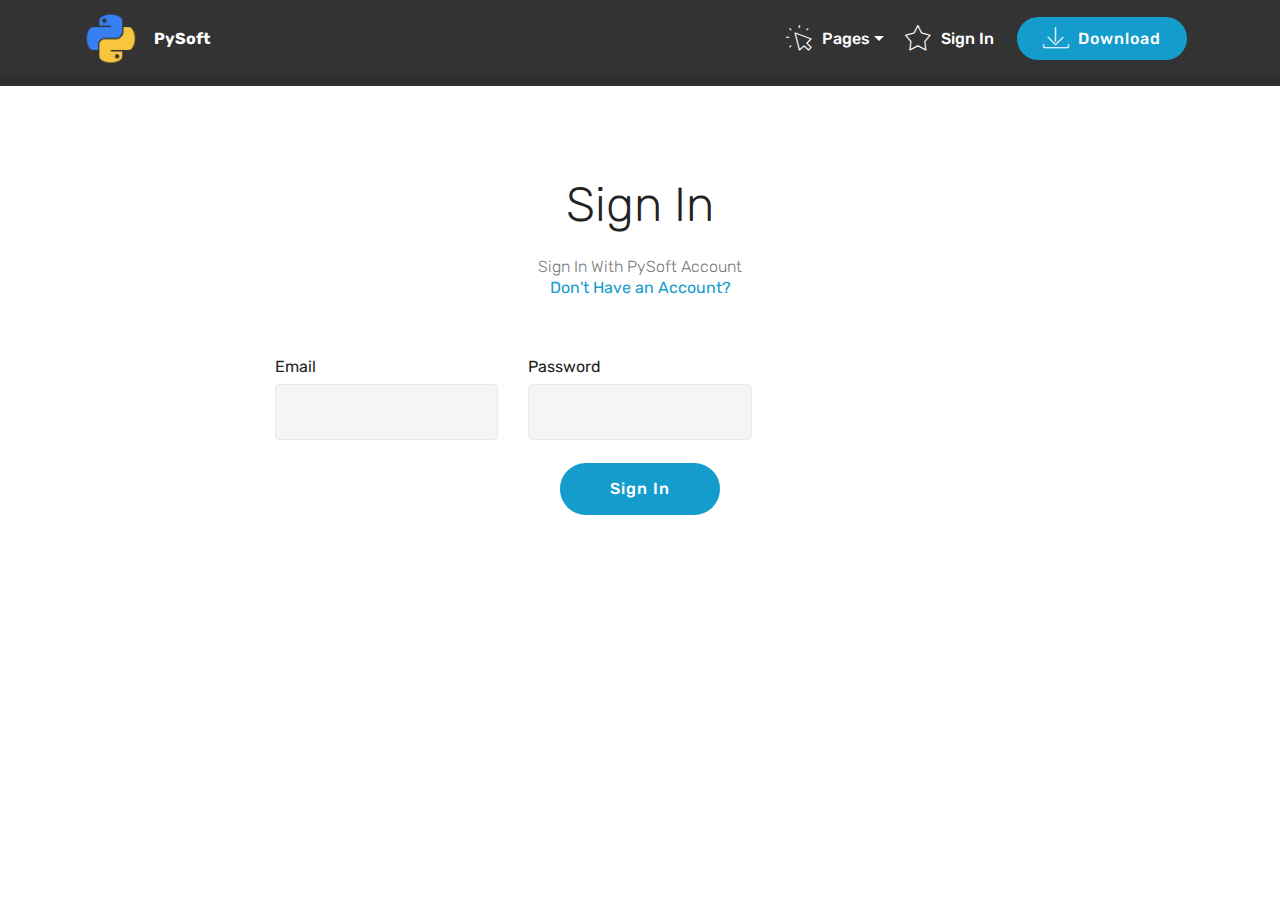
<file: Sign In.html>
<!DOCTYPE html>
<html>
<head>
  <!-- Site made with Mobirise Website Builder v4.12.3, https://mobirise.com -->
  <meta charset="UTF-8">
  <meta http-equiv="X-UA-Compatible" content="IE=edge">
  <meta name="generator" content="Mobirise v4.12.3, mobirise.com">
  <meta name="viewport" content="width=device-width, initial-scale=1, minimum-scale=1">
  <link rel="shortcut icon" href="assets/images/ico.ico" type="image/x-icon">
  <meta name="description" content="Site Creator Description">
  
  
  <title>Sign In</title>
  <link rel="stylesheet" href="assets/web/assets/mobirise-icons/mobirise-icons.css">
  <link rel="stylesheet" href="assets/bootstrap/css/bootstrap.min.css">
  <link rel="stylesheet" href="assets/bootstrap/css/bootstrap-grid.min.css">
  <link rel="stylesheet" href="assets/bootstrap/css/bootstrap-reboot.min.css">
  <link rel="stylesheet" href="assets/tether/tether.min.css">
  <link rel="stylesheet" href="assets/dropdown/css/style.css">
  <link rel="stylesheet" href="assets/theme/css/style.css">
  <link rel="preload" as="style" href="assets/mobirise/css/mbr-additional.css"><link rel="stylesheet" href="assets/mobirise/css/mbr-additional.css" type="text/css">
  
  
  
</head>
<body>
  <section class="menu cid-rTs3VRQVQO" once="menu" id="menu1-v">

    

    <nav class="navbar navbar-expand beta-menu navbar-dropdown align-items-center navbar-fixed-top navbar-toggleable-sm">
        <button class="navbar-toggler navbar-toggler-right" type="button" data-toggle="collapse" data-target="#navbarSupportedContent" aria-controls="navbarSupportedContent" aria-expanded="false" aria-label="Toggle navigation">
            <div class="hamburger">
                <span></span>
                <span></span>
                <span></span>
                <span></span>
            </div>
        </button>
        <div class="menu-logo">
            <div class="navbar-brand">
                <span class="navbar-logo">
                    <a href="https://pysoft.app">
                         <img src="assets/images/cornmanthe3rd-plex-other-python.ico" alt="PySoft Home" title="PySoft" style="height: 3.8rem;">
                    </a>
                </span>
                <span class="navbar-caption-wrap"><a class="navbar-caption text-white display-4" href="index.html">PySoft</a></span>
            </div>
        </div>
        <div class="collapse navbar-collapse" id="navbarSupportedContent">
            <ul class="navbar-nav nav-dropdown" data-app-modern-menu="true"><li class="nav-item dropdown"><a class="nav-link link text-white dropdown-toggle display-4" href="index.html" data-toggle="dropdown-submenu" aria-expanded="false"><span class="mbri-cursor-click mbr-iconfont mbr-iconfont-btn"></span>
                        
                        Pages</a><div class="dropdown-menu"><a class="text-white dropdown-item display-4" href="index.html">Home<br></a><a class="text-white dropdown-item display-4" href="About.html">About<br></a><a class="text-white dropdown-item display-4" href="Contact.html">Contact Us<br></a><a class="text-white dropdown-item display-4" href="Dev.html">Sign Up<br></a><a class="text-white dropdown-item display-4" href="Dev.html">Developer Dashboard<br></a></div></li><li class="nav-item"><a class="nav-link link text-white display-4" href="Sign In.html" aria-expanded="true"><span class="mbri-star mbr-iconfont mbr-iconfont-btn"></span>
                        
                        Sign In</a></li></ul>
            <div class="navbar-buttons mbr-section-btn"><a class="btn btn-sm btn-primary display-4" href="https://bit.ly/PySoftLauncher">
                    <span class="mbri-save mbr-iconfont mbr-iconfont-btn "></span>
                    Download</a></div>
        </div>
    </nav>
</section>

<section class="engine"><a href="https://mobirise.info/j">website templates</a></section><section once="footers" class="cid-rTs6wOq1H8" id="footer6-w">

    

    

    <div class="container">
        <div class="media-container-row align-center mbr-white">
            <div class="col-12">
                <p class="mbr-text mb-0 mbr-fonts-style display-7">
                    © Copyright 2020 PySoft - All Rights Reserved
                </p>
            </div>
        </div>
    </div>
</section>

<section class="mbr-section form1 cid-rTzd5g3U1X" id="form1-y">

    

    
    <div class="container">
        <div class="row justify-content-center">
            <div class="title col-12 col-lg-8">
                <h2 class="mbr-section-title align-center pb-3 mbr-fonts-style display-2">
                    Sign In</h2>
                <h3 class="mbr-section-subtitle align-center mbr-light pb-3 mbr-fonts-style display-7">Sign In With PySoft Account<br><a href="Sign Up.html">Don't Have an Account?</a></h3>
            </div>
        </div>
    </div>
    <div class="container">
        <div class="row justify-content-center">
            <div class="media-container-column col-lg-8" data-form-type="formoid">
                <!---Formbuilder Form--->
                <form action="https://mobirise.com/" method="POST" class="mbr-form form-with-styler" data-form-title="Mobirise Form"><input type="hidden" name="email" data-form-email="true" value="2ou65Cky6153uyqj42BAKEJhU9O7PJIXF5sZxM2O+Rgdj8tSDZj03yrCCpv5grIelxynlLgo2yNBfmcJtl4YuYx4UadnVNbDwy9UaCAJFBYQK1wvhmnaheZ6DMpfRrFV">
                    <div class="row">
                        <div hidden="hidden" data-form-alert="" class="alert alert-success col-12">Successfully Signed In!</div>
                        <div hidden="hidden" data-form-alert-danger="" class="alert alert-danger col-12">
                        </div>
                    </div>
                    <div class="dragArea row">
                        
                        <div class="col-md-4  form-group" data-for="email">
                            <label for="email-form1-y" class="form-control-label mbr-fonts-style display-7">Email</label>
                            <input type="email" name="email" data-form-field="Email" required="required" class="form-control display-7" id="email-form1-y">
                        </div>
                        <div data-for="phone" class="col-md-4  form-group">
                            <label for="password-form1-y" class="form-control-label mbr-fonts-style display-7">Password</label>
                            <input type="password" name="password" data-form-field="Password" class="form-control display-7" id="password-form1-y">
                        </div>
                        
                        <div class="col-md-12 input-group-btn align-center"><button type="submit" class="btn btn-primary btn-form display-4" href="index.html">Sign In</button></div>
                    </div>
                </form><!---Formbuilder Form--->
            </div>
        </div>
    </div>
</section>


  <script src="assets/web/assets/jquery/jquery.min.js"></script>
  <script src="assets/popper/popper.min.js"></script>
  <script src="assets/bootstrap/js/bootstrap.min.js"></script>
  <script src="assets/tether/tether.min.js"></script>
  <script src="assets/smoothscroll/smooth-scroll.js"></script>
  <script src="assets/dropdown/js/nav-dropdown.js"></script>
  <script src="assets/dropdown/js/navbar-dropdown.js"></script>
  <script src="assets/touchswipe/jquery.touch-swipe.min.js"></script>
  <script src="assets/theme/js/script.js"></script>
  <script src="assets/formoid/formoid.min.js"></script>
  
  
</body>
</html>
</file>
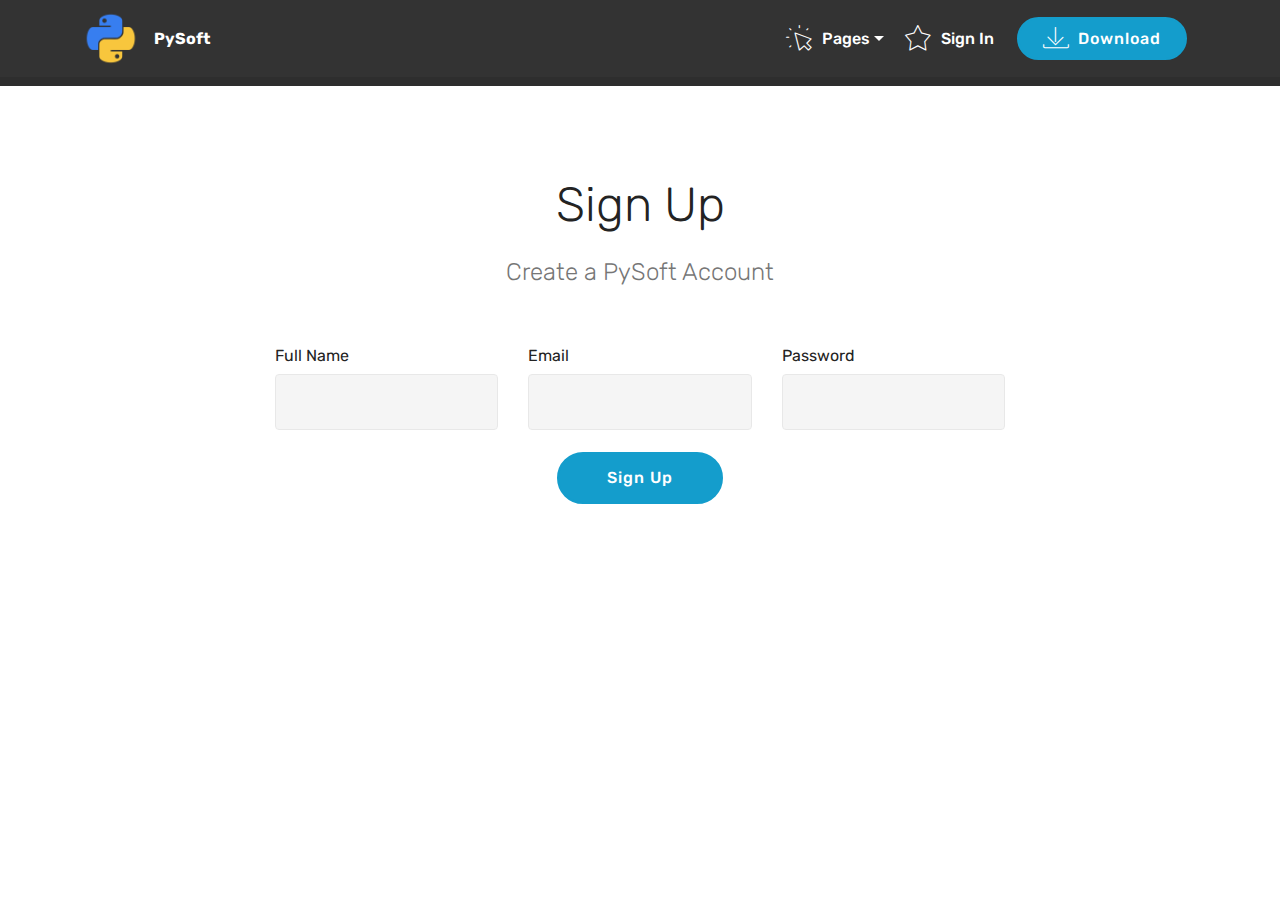
<file: Sign Up.html>
<!DOCTYPE html>
<html>
<head>
  <!-- Site made with Mobirise Website Builder v4.12.3, https://mobirise.com -->
  <meta charset="UTF-8">
  <meta http-equiv="X-UA-Compatible" content="IE=edge">
  <meta name="generator" content="Mobirise v4.12.3, mobirise.com">
  <meta name="viewport" content="width=device-width, initial-scale=1, minimum-scale=1">
  <link rel="shortcut icon" href="assets/images/ico.ico" type="image/x-icon">
  <meta name="description" content="Web Site Builder Description">
  
  
  <title>Sign Up</title>
  <link rel="stylesheet" href="assets/web/assets/mobirise-icons/mobirise-icons.css">
  <link rel="stylesheet" href="assets/bootstrap/css/bootstrap.min.css">
  <link rel="stylesheet" href="assets/bootstrap/css/bootstrap-grid.min.css">
  <link rel="stylesheet" href="assets/bootstrap/css/bootstrap-reboot.min.css">
  <link rel="stylesheet" href="assets/tether/tether.min.css">
  <link rel="stylesheet" href="assets/dropdown/css/style.css">
  <link rel="stylesheet" href="assets/theme/css/style.css">
  <link rel="preload" as="style" href="assets/mobirise/css/mbr-additional.css"><link rel="stylesheet" href="assets/mobirise/css/mbr-additional.css" type="text/css">
  
  
  
</head>
<body>
  <section class="menu cid-rTs3VRQVQO" once="menu" id="menu1-s">

    

    <nav class="navbar navbar-expand beta-menu navbar-dropdown align-items-center navbar-fixed-top navbar-toggleable-sm">
        <button class="navbar-toggler navbar-toggler-right" type="button" data-toggle="collapse" data-target="#navbarSupportedContent" aria-controls="navbarSupportedContent" aria-expanded="false" aria-label="Toggle navigation">
            <div class="hamburger">
                <span></span>
                <span></span>
                <span></span>
                <span></span>
            </div>
        </button>
        <div class="menu-logo">
            <div class="navbar-brand">
                <span class="navbar-logo">
                    <a href="https://pysoft.app">
                         <img src="assets/images/cornmanthe3rd-plex-other-python.ico" alt="PySoft Home" title="PySoft" style="height: 3.8rem;">
                    </a>
                </span>
                <span class="navbar-caption-wrap"><a class="navbar-caption text-white display-4" href="index.html">PySoft</a></span>
            </div>
        </div>
        <div class="collapse navbar-collapse" id="navbarSupportedContent">
            <ul class="navbar-nav nav-dropdown" data-app-modern-menu="true"><li class="nav-item dropdown"><a class="nav-link link text-white dropdown-toggle display-4" href="index.html" data-toggle="dropdown-submenu" aria-expanded="false"><span class="mbri-cursor-click mbr-iconfont mbr-iconfont-btn"></span>
                        
                        Pages</a><div class="dropdown-menu"><a class="text-white dropdown-item display-4" href="index.html">Home<br></a><a class="text-white dropdown-item display-4" href="About.html">About<br></a><a class="text-white dropdown-item display-4" href="Contact.html">Contact Us<br></a><a class="text-white dropdown-item display-4" href="Dev.html">Sign Up<br></a><a class="text-white dropdown-item display-4" href="Dev.html">Developer Dashboard<br></a></div></li><li class="nav-item"><a class="nav-link link text-white display-4" href="Sign In.html" aria-expanded="true"><span class="mbri-star mbr-iconfont mbr-iconfont-btn"></span>
                        
                        Sign In</a></li></ul>
            <div class="navbar-buttons mbr-section-btn"><a class="btn btn-sm btn-primary display-4" href="https://bit.ly/PySoftLauncher">
                    <span class="mbri-save mbr-iconfont mbr-iconfont-btn "></span>
                    Download</a></div>
        </div>
    </nav>
</section>

<section class="engine"><a href="https://mobirise.info/i">website creation software</a></section><section once="footers" class="cid-rTs6wOq1H8" id="footer6-t">

    

    

    <div class="container">
        <div class="media-container-row align-center mbr-white">
            <div class="col-12">
                <p class="mbr-text mb-0 mbr-fonts-style display-7">
                    © Copyright 2020 PySoft - All Rights Reserved
                </p>
            </div>
        </div>
    </div>
</section>

<section class="mbr-section form1 cid-rTzbLUn75e" id="form1-u">

    

    
    <div class="container">
        <div class="row justify-content-center">
            <div class="title col-12 col-lg-8">
                <h2 class="mbr-section-title align-center pb-3 mbr-fonts-style display-2">
                    Sign Up</h2>
                <h3 class="mbr-section-subtitle align-center mbr-light pb-3 mbr-fonts-style display-5">Create a PySoft Account</h3>
            </div>
        </div>
    </div>
    <div class="container">
        <div class="row justify-content-center">
            <div class="media-container-column col-lg-8" data-form-type="formoid">
                <!---Formbuilder Form--->
                <form action="https://mobirise.com/" method="POST" class="mbr-form form-with-styler" data-form-title="Mobirise Form"><input type="hidden" name="email" data-form-email="true" value="zFENIV+trtGOg0EY+TACqQkfFhB6xpOA2PEAXhqd5+J189nMWZKRLFHXQcPklVxEV5hPpCHA/9XnzhVQAMZnnhjPV/J2RzO88CFlXJ9l9d7XM7np18kdgDwyJqfsIpkO">
                    <div class="row">
                        <div hidden="hidden" data-form-alert="" class="alert alert-success col-12">Successfully Signed Up!</div>
                        <div hidden="hidden" data-form-alert-danger="" class="alert alert-danger col-12">
                        </div>
                    </div>
                    <div class="dragArea row">
                        <div class="col-md-4  form-group" data-for="name">
                            <label for="name-form1-u" class="form-control-label mbr-fonts-style display-7">Full Name</label>
                            <input type="text" name="name" data-form-field="Name" required="required" class="form-control display-7" id="name-form1-u">
                        </div>
                        <div class="col-md-4  form-group" data-for="email">
                            <label for="email-form1-u" class="form-control-label mbr-fonts-style display-7">Email</label>
                            <input type="email" name="email" data-form-field="Email" required="required" class="form-control display-7" id="email-form1-u">
                        </div>
                        <div data-for="phone" class="col-md-4  form-group">
                            <label for="password-form1-u" class="form-control-label mbr-fonts-style display-7">Password</label>
                            <input type="password" name="password" data-form-field="Password" class="form-control display-7" id="password-form1-u">
                        </div>
                        
                        <div class="col-md-12 input-group-btn align-center"><button type="submit" class="btn btn-primary btn-form display-4" href="index.html">Sign Up</button></div>
                    </div>
                </form><!---Formbuilder Form--->
            </div>
        </div>
    </div>
</section>


  <script src="assets/web/assets/jquery/jquery.min.js"></script>
  <script src="assets/popper/popper.min.js"></script>
  <script src="assets/bootstrap/js/bootstrap.min.js"></script>
  <script src="assets/tether/tether.min.js"></script>
  <script src="assets/smoothscroll/smooth-scroll.js"></script>
  <script src="assets/dropdown/js/nav-dropdown.js"></script>
  <script src="assets/dropdown/js/navbar-dropdown.js"></script>
  <script src="assets/touchswipe/jquery.touch-swipe.min.js"></script>
  <script src="assets/theme/js/script.js"></script>
  <script src="assets/formoid/formoid.min.js"></script>
  
  
</body>
</html>
</file>
<file: assets/web/assets/mobirise-icons/mobirise-icons.css>
@font-face {
  font-family: 'MobiriseIcons';
  src:  url('mobirise-icons.eot?spat4u');
  src:  url('mobirise-icons.eot?spat4u#iefix') format('embedded-opentype'),
    url('mobirise-icons.ttf?spat4u') format('truetype'),
    url('mobirise-icons.woff?spat4u') format('woff'),
    url('mobirise-icons.svg?spat4u#MobiriseIcons') format('svg');
  font-weight: normal;
  font-style: normal;
  font-display: swap;
}

[class^="mbri-"], [class*=" mbri-"] {
  /* use !important to prevent issues with browser extensions that change fonts */
  font-family: MobiriseIcons !important;
  speak: none;
  font-style: normal;
  font-weight: normal;
  font-variant: normal;
  text-transform: none;
  line-height: 1;

  /* Better Font Rendering =========== */
  -webkit-font-smoothing: antialiased;
  -moz-osx-font-smoothing: grayscale;
}

.mbri-add-submenu:before {
  content: "\e900";
}
.mbri-alert:before {
  content: "\e901";
}
.mbri-align-center:before {
  content: "\e902";
}
.mbri-align-justify:before {
  content: "\e903";
}
.mbri-align-left:before {
  content: "\e904";
}
.mbri-align-right:before {
  content: "\e905";
}
.mbri-android:before {
  content: "\e906";
}
.mbri-apple:before {
  content: "\e907";
}
.mbri-arrow-down:before {
  content: "\e908";
}
.mbri-arrow-next:before {
  content: "\e909";
}
.mbri-arrow-prev:before {
  content: "\e90a";
}
.mbri-arrow-up:before {
  content: "\e90b";
}
.mbri-bold:before {
  content: "\e90c";
}
.mbri-bookmark:before {
  content: "\e90d";
}
.mbri-bootstrap:before {
  content: "\e90e";
}
.mbri-briefcase:before {
  content: "\e90f";
}
.mbri-browse:before {
  content: "\e910";
}
.mbri-bulleted-list:before {
  content: "\e911";
}
.mbri-calendar:before {
  content: "\e912";
}
.mbri-camera:before {
  content: "\e913";
}
.mbri-cart-add:before {
  content: "\e914";
}
.mbri-cart-full:before {
  content: "\e915";
}
.mbri-cash:before {
  content: "\e916";
}
.mbri-change-style:before {
  content: "\e917";
}
.mbri-chat:before {
  content: "\e918";
}
.mbri-clock:before {
  content: "\e919";
}
.mbri-close:before {
  content: "\e91a";
}
.mbri-cloud:before {
  content: "\e91b";
}
.mbri-code:before {
  content: "\e91c";
}
.mbri-contact-form:before {
  content: "\e91d";
}
.mbri-credit-card:before {
  content: "\e91e";
}
.mbri-cursor-click:before {
  content: "\e91f";
}
.mbri-cust-feedback:before {
  content: "\e920";
}
.mbri-database:before {
  content: "\e921";
}
.mbri-delivery:before {
  content: "\e922";
}
.mbri-desktop:before {
  content: "\e923";
}
.mbri-devices:before {
  content: "\e924";
}
.mbri-down:before {
  content: "\e925";
}
.mbri-download:before {
  content: "\e989";
}
.mbri-drag-n-drop:before {
  content: "\e927";
}
.mbri-drag-n-drop2:before {
  content: "\e928";
}
.mbri-edit:before {
  content: "\e929";
}
.mbri-edit2:before {
  content: "\e92a";
}
.mbri-error:before {
  content: "\e92b";
}
.mbri-extension:before {
  content: "\e92c";
}
.mbri-features:before {
  content: "\e92d";
}
.mbri-file:before {
  content: "\e92e";
}
.mbri-flag:before {
  content: "\e92f";
}
.mbri-folder:before {
  content: "\e930";
}
.mbri-gift:before {
  content: "\e931";
}
.mbri-github:before {
  content: "\e932";
}
.mbri-globe:before {
  content: "\e933";
}
.mbri-globe-2:before {
  content: "\e934";
}
.mbri-growing-chart:before {
  content: "\e935";
}
.mbri-hearth:before {
  content: "\e936";
}
.mbri-help:before {
  content: "\e937";
}
.mbri-home:before {
  content: "\e938";
}
.mbri-hot-cup:before {
  content: "\e939";
}
.mbri-idea:before {
  content: "\e93a";
}
.mbri-image-gallery:before {
  content: "\e93b";
}
.mbri-image-slider:before {
  content: "\e93c";
}
.mbri-info:before {
  content: "\e93d";
}
.mbri-italic:before {
  content: "\e93e";
}
.mbri-key:before {
  content: "\e93f";
}
.mbri-laptop:before {
  content: "\e940";
}
.mbri-layers:before {
  content: "\e941";
}
.mbri-left-right:before {
  content: "\e942";
}
.mbri-left:before {
  content: "\e943";
}
.mbri-letter:before {
  content: "\e944";
}
.mbri-like:before {
  content: "\e945";
}
.mbri-link:before {
  content: "\e946";
}
.mbri-lock:before {
  content: "\e947";
}
.mbri-login:before {
  content: "\e948";
}
.mbri-logout:before {
  content: "\e949";
}
.mbri-magic-stick:before {
  content: "\e94a";
}
.mbri-map-pin:before {
  content: "\e94b";
}
.mbri-menu:before {
  content: "\e94c";
}
.mbri-mobile:before {
  content: "\e94d";
}
.mbri-mobile2:before {
  content: "\e94e";
}
.mbri-mobirise:before {
  content: "\e94f";
}
.mbri-more-horizontal:before {
  content: "\e950";
}
.mbri-more-vertical:before {
  content: "\e951";
}
.mbri-music:before {
  content: "\e952";
}
.mbri-new-file:before {
  content: "\e953";
}
.mbri-numbered-list:before {
  content: "\e954";
}
.mbri-opened-folder:before {
  content: "\e955";
}
.mbri-pages:before {
  content: "\e956";
}
.mbri-paper-plane:before {
  content: "\e957";
}
.mbri-paperclip:before {
  content: "\e958";
}
.mbri-photo:before {
  content: "\e959";
}
.mbri-photos:before {
  content: "\e95a";
}
.mbri-pin:before {
  content: "\e95b";
}
.mbri-play:before {
  content: "\e95c";
}
.mbri-plus:before {
  content: "\e95d";
}
.mbri-preview:before {
  content: "\e95e";
}
.mbri-print:before {
  content: "\e95f";
}
.mbri-protect:before {
  content: "\e960";
}
.mbri-question:before {
  content: "\e961";
}
.mbri-quote-left:before {
  content: "\e962";
}
.mbri-quote-right:before {
  content: "\e963";
}
.mbri-refresh:before {
  content: "\e964";
}
.mbri-responsive:before {
  content: "\e965";
}
.mbri-right:before {
  content: "\e966";
}
.mbri-rocket:before {
  content: "\e967";
}
.mbri-sad-face:before {
  content: "\e968";
}
.mbri-sale:before {
  content: "\e969";
}
.mbri-save:before {
  content: "\e96a";
}
.mbri-search:before {
  content: "\e96b";
}
.mbri-setting:before {
  content: "\e96c";
}
.mbri-setting2:before {
  content: "\e96d";
}
.mbri-setting3:before {
  content: "\e96e";
}
.mbri-share:before {
  content: "\e96f";
}
.mbri-shopping-bag:before {
  content: "\e970";
}
.mbri-shopping-basket:before {
  content: "\e971";
}
.mbri-shopping-cart:before {
  content: "\e972";
}
.mbri-sites:before {
  content: "\e973";
}
.mbri-smile-face:before {
  content: "\e974";
}
.mbri-speed:before {
  content: "\e975";
}
.mbri-star:before {
  content: "\e976";
}
.mbri-success:before {
  content: "\e977";
}
.mbri-sun:before {
  content: "\e978";
}
.mbri-sun2:before {
  content: "\e979";
}
.mbri-tablet:before {
  content: "\e97a";
}
.mbri-tablet-vertical:before {
  content: "\e97b";
}
.mbri-target:before {
  content: "\e97c";
}
.mbri-timer:before {
  content: "\e97d";
}
.mbri-to-ftp:before {
  content: "\e97e";
}
.mbri-to-local-drive:before {
  content: "\e97f";
}
.mbri-touch-swipe:before {
  content: "\e980";
}
.mbri-touch:before {
  content: "\e981";
}
.mbri-trash:before {
  content: "\e982";
}
.mbri-underline:before {
  content: "\e983";
}
.mbri-unlink:before {
  content: "\e984";
}
.mbri-unlock:before {
  content: "\e985";
}
.mbri-up-down:before {
  content: "\e986";
}
.mbri-up:before {
  content: "\e987";
}
.mbri-update:before {
  content: "\e988";
}
.mbri-upload:before {
 content: "\e926"; 
}
.mbri-user:before {
  content: "\e98a";
}
.mbri-user2:before {
  content: "\e98b";
}
.mbri-users:before {
  content: "\e98c";
}
.mbri-video:before {
  content: "\e98d";
}
.mbri-video-play:before {
  content: "\e98e";
}
.mbri-watch:before {
  content: "\e98f";
}
.mbri-website-theme:before {
  content: "\e990";
}
.mbri-wifi:before {
  content: "\e991";
}
.mbri-windows:before {
  content: "\e992";
}
.mbri-zoom-out:before {
  content: "\e993";
}
.mbri-redo:before {
  content: "\e994";
}
.mbri-undo:before {
  content: "\e995";
}
</file>
<file: assets/dropdown/css/style.css>
.navbar-dropdown {
  left: 0;
  padding: 0;
  position: absolute;
  right: 0;
  top: 0;
  transition: all 0.45s ease;
  z-index: 1030;
  background: #282828; }
  .navbar-dropdown .navbar-logo {
    margin-right: 0.8rem;
    transition: margin 0.3s ease-in-out;
    vertical-align: middle; }
    .navbar-dropdown .navbar-logo img {
      height: 3.125rem;
      transition: all 0.3s ease-in-out; }
    .navbar-dropdown .navbar-logo.mbr-iconfont {
      font-size: 3.125rem;
      line-height: 3.125rem; }
  .navbar-dropdown .navbar-caption {
    font-weight: 700;
    white-space: normal;
    vertical-align: -4px;
    line-height: 3.125rem !important; }
    .navbar-dropdown .navbar-caption, .navbar-dropdown .navbar-caption:hover {
      color: inherit;
      text-decoration: none; }
  .navbar-dropdown .mbr-iconfont + .navbar-caption {
    vertical-align: -1px; }
  .navbar-dropdown.navbar-fixed-top {
    position: fixed; }
  .navbar-dropdown .navbar-brand span {
    vertical-align: -4px; }
  .navbar-dropdown.bg-color.transparent {
    background: none; }
  .navbar-dropdown.navbar-short .navbar-brand {
    padding: 0.625rem 0; }
    .navbar-dropdown.navbar-short .navbar-brand span {
      vertical-align: -1px; }
  .navbar-dropdown.navbar-short .navbar-caption {
    line-height: 2.375rem !important;
    vertical-align: -2px; }
  .navbar-dropdown.navbar-short .navbar-logo {
    margin-right: 0.5rem; }
    .navbar-dropdown.navbar-short .navbar-logo img {
      height: 2.375rem; }
    .navbar-dropdown.navbar-short .navbar-logo.mbr-iconfont {
      font-size: 2.375rem;
      line-height: 2.375rem; }
  .navbar-dropdown.navbar-short .mbr-table-cell {
    height: 3.625rem; }
  .navbar-dropdown .navbar-close {
    left: 0.6875rem;
    position: fixed;
    top: 0.75rem;
    z-index: 1000; }
  .navbar-dropdown .hamburger-icon {
    content: "";
    display: inline-block;
    vertical-align: middle;
    width: 16px;
    -webkit-box-shadow: 0 -6px 0 1px #282828,0 0 0 1px #282828,0 6px 0 1px #282828;
    -moz-box-shadow: 0 -6px 0 1px #282828,0 0 0 1px #282828,0 6px 0 1px #282828;
    box-shadow: 0 -6px 0 1px #282828,0 0 0 1px #282828,0 6px 0 1px #282828; }

.dropdown-menu .dropdown-toggle[data-toggle="dropdown-submenu"]::after {
  border-bottom: 0.35em solid transparent;
  border-left: 0.35em solid;
  border-right: 0;
  border-top: 0.35em solid transparent;
  margin-left: 0.3rem; }

.dropdown-menu .dropdown-item:focus {
  outline: 0; }

.nav-dropdown {
  font-size: 0.75rem;
  font-weight: 500;
  height: auto !important; }
  .nav-dropdown .nav-btn {
    padding-left: 1rem; }
  .nav-dropdown .link {
    margin: .667em 1.667em;
    font-weight: 500;
    padding: 0;
    transition: color .2s ease-in-out; }
    .nav-dropdown .link.dropdown-toggle {
      margin-right: 2.583em; }
      .nav-dropdown .link.dropdown-toggle::after {
        margin-left: .25rem;
        border-top: 0.35em solid;
        border-right: 0.35em solid transparent;
        border-left: 0.35em solid transparent;
        border-bottom: 0; }
      .nav-dropdown .link.dropdown-toggle[aria-expanded="true"] {
        margin: 0;
        padding: 0.667em 3.263em  0.667em 1.667em; }
  .nav-dropdown .link::after,
  .nav-dropdown .dropdown-item::after {
    color: inherit; }
  .nav-dropdown .btn {
    font-size: 0.75rem;
    font-weight: 700;
    letter-spacing: 0;
    margin-bottom: 0;
    padding-left: 1.25rem;
    padding-right: 1.25rem; }
  .nav-dropdown .dropdown-menu {
    border-radius: 0;
    border: 0;
    left: 0;
    margin: 0;
    padding-bottom: 1.25rem;
    padding-top: 1.25rem;
    position: relative; }
  .nav-dropdown .dropdown-submenu {
    margin-left: 0.125rem;
    top: 0; }
  .nav-dropdown .dropdown-item {
    font-weight: 500;
    line-height: 2;
    padding: 0.3846em 4.615em 0.3846em 1.5385em;
    position: relative;
    transition: color .2s ease-in-out, background-color .2s ease-in-out; }
    .nav-dropdown .dropdown-item::after {
      margin-top: -0.3077em;
      position: absolute;
      right: 1.1538em;
      top: 50%; }
    .nav-dropdown .dropdown-item:focus, .nav-dropdown .dropdown-item:hover {
      background: none; }

@media (max-width: 767px) {
  .nav-dropdown.navbar-toggleable-sm {
    bottom: 0;
    display: none;
    left: 0;
    overflow-x: hidden;
    position: fixed;
    top: 0;
    transform: translateX(-100%);
    -ms-transform: translateX(-100%);
    -webkit-transform: translateX(-100%);
    width: 18.75rem;
    z-index: 999; } }
.nav-dropdown.navbar-toggleable-xl {
  bottom: 0;
  display: none;
  left: 0;
  overflow-x: hidden;
  position: fixed;
  top: 0;
  transform: translateX(-100%);
  -ms-transform: translateX(-100%);
  -webkit-transform: translateX(-100%);
  width: 18.75rem;
  z-index: 999; }

.nav-dropdown-sm {
  display: block !important;
  overflow-x: hidden;
  overflow: auto;
  padding-top: 3.875rem; }
  .nav-dropdown-sm::after {
    content: "";
    display: block;
    height: 3rem;
    width: 100%; }
  .nav-dropdown-sm.collapse.in ~ .navbar-close {
    display: block !important; }
  .nav-dropdown-sm.collapsing, .nav-dropdown-sm.collapse.in {
    transform: translateX(0);
    -ms-transform: translateX(0);
    -webkit-transform: translateX(0);
    transition: all 0.25s ease-out;
    -webkit-transition: all 0.25s ease-out;
    background: #282828; }
  .nav-dropdown-sm.collapsing[aria-expanded="false"] {
    transform: translateX(-100%);
    -ms-transform: translateX(-100%);
    -webkit-transform: translateX(-100%); }
  .nav-dropdown-sm .nav-item {
    display: block;
    margin-left: 0 !important;
    padding-left: 0; }
  .nav-dropdown-sm .link,
  .nav-dropdown-sm .dropdown-item {
    border-top: 1px dotted rgba(255, 255, 255, 0.1);
    font-size: 0.8125rem;
    line-height: 1.6;
    margin: 0 !important;
    padding: 0.875rem 2.4rem 0.875rem 1.5625rem !important;
    position: relative;
    white-space: normal; }
    .nav-dropdown-sm .link:focus, .nav-dropdown-sm .link:hover,
    .nav-dropdown-sm .dropdown-item:focus,
    .nav-dropdown-sm .dropdown-item:hover {
      background: rgba(0, 0, 0, 0.2) !important;
      color: #c0a375; }
  .nav-dropdown-sm .nav-btn {
    position: relative;
    padding: 1.5625rem 1.5625rem 0 1.5625rem; }
    .nav-dropdown-sm .nav-btn::before {
      border-top: 1px dotted rgba(255, 255, 255, 0.1);
      content: "";
      left: 0;
      position: absolute;
      top: 0;
      width: 100%; }
    .nav-dropdown-sm .nav-btn + .nav-btn {
      padding-top: 0.625rem; }
      .nav-dropdown-sm .nav-btn + .nav-btn::before {
        display: none; }
  .nav-dropdown-sm .btn {
    padding: 0.625rem 0; }
  .nav-dropdown-sm .dropdown-toggle[data-toggle="dropdown-submenu"]::after {
    margin-left: .25rem;
    border-top: 0.35em solid;
    border-right: 0.35em solid transparent;
    border-left: 0.35em solid transparent;
    border-bottom: 0; }
  .nav-dropdown-sm .dropdown-toggle[data-toggle="dropdown-submenu"][aria-expanded="true"]::after {
    border-top: 0;
    border-right: 0.35em solid transparent;
    border-left: 0.35em solid transparent;
    border-bottom: 0.35em solid; }
  .nav-dropdown-sm .dropdown-menu {
    margin: 0;
    padding: 0;
    position: relative;
    top: 0;
    left: 0;
    width: 100%;
    border: 0;
    float: none;
    border-radius: 0;
    background: none; }
  .nav-dropdown-sm .dropdown-submenu {
    left: 100%;
    margin-left: 0.125rem;
    margin-top: -1.25rem;
    top: 0; }

.navbar-toggleable-sm .nav-dropdown .dropdown-menu {
  position: absolute; }

.navbar-toggleable-sm .nav-dropdown .dropdown-submenu {
  left: 100%;
  margin-left: 0.125rem;
  margin-top: -1.25rem;
  top: 0; }

.navbar-toggleable-sm.opened .nav-dropdown .dropdown-menu {
  position: relative; }

.navbar-toggleable-sm.opened .nav-dropdown .dropdown-submenu {
  left: 0;
  margin-left: 00rem;
  margin-top: 0rem;
  top: 0; }

.is-builder .nav-dropdown.collapsing {
  transition: none !important; }

/*# sourceMappingURL=style.css.map */
</file>
<file: assets/theme/css/style.css>
@charset "UTF-8";
/*!
 * Mobirise v4 theme (https://mobirise.com/)
 * Copyright 2017 Mobirise
 */
section {
  background-color: #eeeeee;
}

body {
  font-style: normal;
  line-height: 1.5;
}

section,
.container,
.container-fluid {
  position: relative;
  word-wrap: break-word;
}

a.mbr-iconfont:hover {
  text-decoration: none;
}

.article .lead p,
.article .lead ul,
.article .lead ol,
.article .lead pre,
.article .lead blockquote {
  margin-bottom: 0;
}

ul,
ol,
pre,
blockquote {
  margin-bottom: 2.3125rem;
}

pre {
  background: #f4f4f4;
  padding: 10px 24px;
  white-space: pre-wrap;
}

.inactive {
  -webkit-user-select: none;
  -moz-user-select: none;
  -ms-user-select: none;
  user-select: none;
  pointer-events: none;
  -webkit-user-drag: none;
  user-drag: none;
}

.mbr-section__comments .row {
  justify-content: center;
  -webkit-justify-content: center;
}

a {
  font-style: normal;
  font-weight: 400;
  cursor: pointer;
}
a, a:hover {
  text-decoration: none;
}

figure {
  margin-bottom: 0;
}

body {
  color: #232323;
}

h1,
h2,
h3,
h4,
h5,
h6,
.h1,
.h2,
.h3,
.h4,
.h5,
.h6,
.display-1,
.display-2,
.display-3,
.display-4 {
  line-height: 1;
  word-break: break-word;
  word-wrap: break-word;
}

.mbr-section-title {
  font-style: normal;
  line-height: 1.2;
}

.mbr-section-subtitle {
  line-height: 1.3;
}

.mbr-text {
  font-style: normal;
  line-height: 1.6;
}

b,
strong {
  font-weight: bold;
}

blockquote {
  padding: 10px 0 10px 20px;
  position: relative;
  border-left: 2px solid;
  border-color: #ff3366;
}

input:-webkit-autofill, input:-webkit-autofill:hover, input:-webkit-autofill:focus, input:-webkit-autofill:active {
  transition-delay: 9999s;
  transition-property: background-color, color;
}

textarea[type=hidden] {
  display: none;
}

body {
  position: relative;
}

section {
  background-position: 50% 50%;
  background-repeat: no-repeat;
  background-size: cover;
}
section .mbr-background-video,
section .mbr-background-video-preview {
  position: absolute;
  bottom: 0;
  left: 0;
  right: 0;
  top: 0;
}

.hidden {
  visibility: hidden;
}

.mbr-z-index20 {
  z-index: 20;
}

/*! Base colors */
.mbr-white {
  color: #ffffff;
}

.mbr-black {
  color: #000000;
}

.mbr-bg-white {
  background-color: #ffffff;
}

.mbr-bg-black {
  background-color: #000000;
}

/*! Text-aligns */
.align-left {
  text-align: left;
}

.align-center {
  text-align: center;
}

.align-right {
  text-align: right;
}

@media (max-width: 767px) {
  .align-left,
.align-center,
.align-right,
.mbr-section-btn,
.mbr-section-title {
    text-align: center;
  }
}
/*! Font-weight  */
.mbr-light {
  font-weight: 300;
}

.mbr-regular {
  font-weight: 400;
}

.mbr-semibold {
  font-weight: 500;
}

.mbr-bold {
  font-weight: 700;
}

/*! Media  */
.media-size-item {
  -webkit-flex: 1 1 auto;
  -moz-flex: 1 1 auto;
  -ms-flex: 1 1 auto;
  -o-flex: 1 1 auto;
  flex: 1 1 auto;
}

.media-content {
  -webkit-flex-basis: 100%;
  flex-basis: 100%;
}

.media-container-row {
  display: -ms-flexbox;
  display: -webkit-flex;
  display: flex;
  -webkit-flex-direction: row;
  -ms-flex-direction: row;
  flex-direction: row;
  -webkit-flex-wrap: wrap;
  -ms-flex-wrap: wrap;
  flex-wrap: wrap;
  -webkit-justify-content: center;
  -ms-flex-pack: center;
  justify-content: center;
  -webkit-align-content: center;
  -ms-flex-line-pack: center;
  align-content: center;
  -webkit-align-items: start;
  -ms-flex-align: start;
  align-items: start;
}
.media-container-row .media-size-item {
  width: 400px;
}

.media-container-column {
  display: -ms-flexbox;
  display: -webkit-flex;
  display: flex;
  -webkit-flex-direction: column;
  -ms-flex-direction: column;
  flex-direction: column;
  -webkit-flex-wrap: wrap;
  -ms-flex-wrap: wrap;
  flex-wrap: wrap;
  -webkit-justify-content: center;
  -ms-flex-pack: center;
  justify-content: center;
  -webkit-align-content: center;
  -ms-flex-line-pack: center;
  align-content: center;
  -webkit-align-items: stretch;
  -ms-flex-align: stretch;
  align-items: stretch;
}
.media-container-column > * {
  width: 100%;
}

@media (min-width: 992px) {
  .media-container-row {
    -webkit-flex-wrap: nowrap;
    -ms-flex-wrap: nowrap;
    flex-wrap: nowrap;
  }
}
figure {
  overflow: hidden;
}

figure[mbr-media-size] {
  transition: width 0.1s;
}

.mbr-figure img,
.mbr-figure iframe {
  display: block;
  width: 100%;
}

.card {
  background-color: transparent;
  border: none;
}

.card-box {
  width: 100%;
}

.card-img {
  text-align: center;
  flex-shrink: 0;
  -webkit-flex-shrink: 0;
}

.media {
  max-width: 100%;
  margin: 0 auto;
}

.mbr-figure {
  -ms-flex-item-align: center;
  -ms-grid-row-align: center;
  -webkit-align-self: center;
  align-self: center;
}

.media-container > div {
  max-width: 100%;
}

.mbr-figure img,
.card-img img {
  width: 100%;
}

@media (max-width: 991px) {
  .media-size-item {
    width: auto !important;
  }

  .media {
    width: auto;
  }

  .mbr-figure {
    width: 100% !important;
  }
}
/*! Buttons */
.btn {
  font-weight: 500;
  border-width: 2px;
  font-style: normal;
  letter-spacing: 1px;
  margin: 0.4rem 0.8rem;
  white-space: normal;
  -webkit-transition: all 0.3s ease-in-out;
  -moz-transition: all 0.3s ease-in-out;
  transition: all 0.3s ease-in-out;
  display: inline-flex;
  align-items: center;
  justify-content: center;
  word-break: break-word;
  -webkit-align-items: center;
  -webkit-justify-content: center;
  display: -webkit-inline-flex;
}

.btn-sm {
  font-weight: 500;
  letter-spacing: 1px;
  -webkit-transition: all 0.3s ease-in-out;
  -moz-transition: all 0.3s ease-in-out;
  transition: all 0.3s ease-in-out;
}

.btn-md {
  font-weight: 500;
  letter-spacing: 1px;
  margin: 0.4rem 0.8rem !important;
  -webkit-transition: all 0.3s ease-in-out;
  -moz-transition: all 0.3s ease-in-out;
  transition: all 0.3s ease-in-out;
}

.btn-lg {
  font-weight: 500;
  letter-spacing: 1px;
  margin: 0.4rem 0.8rem !important;
  -webkit-transition: all 0.3s ease-in-out;
  -moz-transition: all 0.3s ease-in-out;
  transition: all 0.3s ease-in-out;
}

.mbr-section-btn {
  margin-left: -0.25rem;
  margin-right: -0.25rem;
  font-size: 0;
}

nav .mbr-section-btn {
  margin-left: 0rem;
  margin-right: 0rem;
}

.btn-form {
  border-radius: 0;
}
.btn-form:hover {
  cursor: pointer;
}

/*! Btn icon margin */
.btn .mbr-iconfont,
.btn.btn-sm .mbr-iconfont {
  cursor: pointer;
  margin-right: 0.5rem;
}

.btn.btn-md .mbr-iconfont,
.btn.btn-md .mbr-iconfont {
  margin-right: 0.8rem;
}

.mbr-regular {
  font-weight: 400;
}

.mbr-semibold {
  font-weight: 500;
}

.mbr-bold {
  font-weight: 700;
}

[type=submit] {
  -webkit-appearance: none;
}

/*! Full-screen */
.mbr-fullscreen .mbr-overlay {
  min-height: 100vh;
}

.mbr-fullscreen {
  display: flex;
  display: -webkit-flex;
  display: -moz-flex;
  display: -ms-flex;
  display: -o-flex;
  align-items: center;
  -webkit-align-items: center;
  min-height: 100vh;
  padding-top: 3rem;
  padding-bottom: 3rem;
}

/*! Map */
.map {
  height: 25rem;
  position: relative;
}
.map iframe {
  width: 100%;
  height: 100%;
}

.mbr-overlay {
  background-color: #000;
  bottom: 0;
  left: 0;
  opacity: 0.5;
  position: absolute;
  right: 0;
  top: 0;
  z-index: 0;
  pointer-events: none;
}

/* Form */
blockquote {
  font-style: italic;
  padding: 10px 0 10px 20px;
  font-size: 1.09rem;
  position: relative;
  border-width: 3px;
}

.form-control {
  background-color: #f5f5f5;
  box-shadow: none;
  color: #565656;
  line-height: 1.43;
  min-height: 3.5em;
  padding: 1.07em 0.5em;
}
.form-control, .form-control:focus {
  border: 1px solid #e8e8e8;
}
.form-active .form-control:invalid {
  border-color: red;
}

.form-control-label {
  position: relative;
  cursor: pointer;
  margin-bottom: 0.357em;
  padding: 0;
}

.alert {
  color: #ffffff;
  border-radius: 0;
  border: 0;
  font-size: 0.875rem;
  line-height: 1.5;
  margin-bottom: 1.875rem;
  padding: 1.25rem;
  position: relative;
}
.alert.alert-form::after {
  background-color: inherit;
  bottom: -7px;
  content: "";
  display: block;
  height: 14px;
  left: 50%;
  margin-left: -7px;
  position: absolute;
  transform: rotate(45deg);
  width: 14px;
  -webkit-transform: rotate(45deg);
}

.form-asterisk {
  font-family: initial;
  position: absolute;
  top: -2px;
  font-weight: normal;
}

/*! Scroll to top arrow */
#scrollToTop a i:before {
  content: "";
  position: absolute;
  height: 40%;
  top: 25%;
  background: #fff;
  width: 2px;
  left: calc(50% - 1px);
}
#scrollToTop a i:after {
  content: "";
  position: absolute;
  display: block;
  border-top: 2px solid #fff;
  border-right: 2px solid #fff;
  width: 40%;
  height: 40%;
  left: 30%;
  bottom: 30%;
  transform: rotate(135deg);
  -webkit-transform: rotate(135deg);
}

.mbr-arrow-up {
  bottom: 25px;
  right: 90px;
  position: fixed;
  text-align: right;
  z-index: 5000;
  color: #ffffff;
  font-size: 32px;
  transform: rotate(180deg);
  -webkit-transform: rotate(180deg);
}

.mbr-arrow-up a {
  background: rgba(0, 0, 0, 0.2);
  border-radius: 3px;
  color: #fff;
  display: inline-block;
  height: 60px;
  width: 60px;
  outline-style: none !important;
  position: relative;
  text-decoration: none;
  transition: all 0.3s ease-in-out;
  cursor: pointer;
  text-align: center;
}
.mbr-arrow-up a:hover {
  background-color: rgba(0, 0, 0, 0.4);
}
.mbr-arrow-up a i {
  line-height: 60px;
}

.mbr-arrow-up-icon {
  display: block;
  color: #fff;
}

.mbr-arrow-up-icon::before {
  content: "›";
  display: inline-block;
  font-family: serif;
  font-size: 32px;
  line-height: 1;
  font-style: normal;
  position: relative;
  top: 6px;
  left: -4px;
  -webkit-transform: rotate(-90deg);
  transform: rotate(-90deg);
}

/*! Arrow Down */
.mbr-arrow {
  position: absolute;
  bottom: 45px;
  left: 50%;
  width: 60px;
  height: 60px;
  cursor: pointer;
  background-color: rgba(80, 80, 80, 0.5);
  border-radius: 50%;
  -webkit-transform: translateX(-50%);
  transform: translateX(-50%);
}
.mbr-arrow > a {
  display: inline-block;
  text-decoration: none;
  outline-style: none;
  -webkit-animation: arrowdown 1.7s ease-in-out infinite;
  animation: arrowdown 1.7s ease-in-out infinite;
}
.mbr-arrow > a > i {
  position: absolute;
  top: -2px;
  left: 15px;
  font-size: 2rem;
}

@keyframes arrowdown {
  0% {
    transform: translateY(0px);
    -webkit-transform: translateY(0px);
  }
  50% {
    transform: translateY(-5px);
    -webkit-transform: translateY(-5px);
  }
  100% {
    transform: translateY(0px);
    -webkit-transform: translateY(0px);
  }
}
@-webkit-keyframes arrowdown {
  0% {
    transform: translateY(0px);
    -webkit-transform: translateY(0px);
  }
  50% {
    transform: translateY(-5px);
    -webkit-transform: translateY(-5px);
  }
  100% {
    transform: translateY(0px);
    -webkit-transform: translateY(0px);
  }
}
@media (max-width: 500px) {
  .mbr-arrow-up {
    left: 50%;
    right: auto;
    transform: translateX(-50%) rotate(180deg);
    -webkit-transform: translateX(-50%) rotate(180deg);
  }
}
/*Gradients animation*/
@keyframes gradient-animation {
  from {
    background-position: 0% 100%;
    animation-timing-function: ease-in-out;
  }
  to {
    background-position: 100% 0%;
    animation-timing-function: ease-in-out;
  }
}
@-webkit-keyframes gradient-animation {
  from {
    background-position: 0% 100%;
    animation-timing-function: ease-in-out;
  }
  to {
    background-position: 100% 0%;
    animation-timing-function: ease-in-out;
  }
}
.bg-gradient {
  background-size: 200% 200%;
  animation: gradient-animation 5s infinite alternate;
  -webkit-animation: gradient-animation 5s infinite alternate;
}

.menu .navbar-brand {
  display: -webkit-flex;
}
.menu .navbar-brand span {
  display: flex;
  display: -webkit-flex;
}
.menu .navbar-brand .navbar-caption-wrap {
  display: -webkit-flex;
}
.menu .navbar-brand .navbar-logo img {
  display: -webkit-flex;
}
@media (min-width: 768px) and (max-width: 1023px) {
  .menu .navbar-toggleable-sm .navbar-nav {
    display: -webkit-box;
    display: -webkit-flex;
    display: -ms-flexbox;
  }
}
@media (max-width: 1023px) {
  .menu .navbar-collapse {
    max-height: 93.5vh;
  }
  .menu .navbar-collapse.show {
    overflow: auto;
  }
}
@media (min-width: 1024px) {
  .menu .navbar-nav.nav-dropdown {
    display: -webkit-flex;
  }
  .menu .navbar-toggleable-sm .navbar-collapse {
    display: -webkit-flex !important;
  }
  .menu .collapsed .navbar-collapse {
    max-height: 93.5vh;
  }
  .menu .collapsed .navbar-collapse.show {
    overflow: auto;
  }
}
@media (max-width: 767px) {
  .menu .navbar-collapse {
    max-height: 80vh;
  }
}

/* Others*/
.note-check a[data-value=Rubik] {
  font-style: normal;
}

.mbr-arrow a {
  color: #ffffff;
}

@media (max-width: 767px) {
  .mbr-arrow {
    display: none;
  }
}
.navbar {
  display: -webkit-flex;
  -webkit-flex-wrap: wrap;
  -webkit-align-items: center;
  -webkit-justify-content: space-between;
}

.navbar-collapse {
  -webkit-flex-basis: 100%;
  -webkit-flex-grow: 1;
  -webkit-align-items: center;
}

.nav-dropdown .link {
  padding: 0.667em 1.667em !important;
  margin: 0 !important;
}

.nav {
  display: -webkit-flex;
  -webkit-flex-wrap: wrap;
}

.row {
  display: -webkit-flex;
  -webkit-flex-wrap: wrap;
}

.justify-content-center {
  -webkit-justify-content: center;
}

.form-inline {
  display: -webkit-flex;
  -webkit-flex-flow: row wrap;
  -webkit-align-items: center;
}

.card-wrapper {
  -webkit-flex: 1;
}

.carousel-control {
  z-index: 10;
  display: -webkit-flex;
  -webkit-align-items: center;
  -webkit-justify-content: center;
}

.carousel-controls {
  display: -webkit-flex;
}

.media {
  display: -webkit-flex;
}

.form-group:focus {
  outline: none;
}

.jq-selectbox__select {
  padding: 1.07em 0.5em;
  position: absolute;
  top: 0;
  left: 0;
  width: 100%;
}

.jq-selectbox__dropdown {
  position: absolute;
  top: 100%;
  left: 0 !important;
  width: 100% !important;
}

.jq-selectbox__trigger-arrow {
  transform: translateY(-50%);
}

.jq-selectbox li {
  padding: 1.07em 0.5em;
}

input[type=range] {
  padding-left: 0 !important;
  padding-right: 0 !important;
}

.modal-dialog,
.modal-content {
  height: 100%;
}

.modal-dialog .carousel-inner {
  height: calc(100vh - 1.75rem);
}
@media (max-width: 575px) {
  .modal-dialog .carousel-inner {
    height: calc(100vh - 1rem);
  }
}

.carousel-item {
  text-align: center;
}

.carousel-item img {
  margin: auto;
}

.navbar-toggler {
  -webkit-align-self: flex-start;
  -ms-flex-item-align: start;
  align-self: flex-start;
  padding: 0.25rem 0.75rem;
  font-size: 1.25rem;
  line-height: 1;
  background: transparent;
  border: 1px solid transparent;
  -webkit-border-radius: 0.25rem;
  border-radius: 0.25rem;
}

.navbar-toggler:focus,
.navbar-toggler:hover {
  text-decoration: none;
}

.navbar-toggler-icon {
  display: inline-block;
  width: 1.5em;
  height: 1.5em;
  vertical-align: middle;
  content: "";
  background: no-repeat center center;
  -webkit-background-size: 100% 100%;
  -o-background-size: 100% 100%;
  background-size: 100% 100%;
}

.navbar-toggler-left {
  position: absolute;
  left: 1rem;
}

.navbar-toggler-right {
  position: absolute;
  right: 1rem;
}

@media (max-width: 575px) {
  .navbar-toggleable .navbar-nav .dropdown-menu {
    position: static;
    float: none;
  }

  .navbar-toggleable > .container {
    padding-right: 0;
    padding-left: 0;
  }
}
@media (min-width: 576px) {
  .navbar-toggleable {
    -webkit-box-orient: horizontal;
    -webkit-box-direction: normal;
    -webkit-flex-direction: row;
    -ms-flex-direction: row;
    flex-direction: row;
    -webkit-flex-wrap: nowrap;
    -ms-flex-wrap: nowrap;
    flex-wrap: nowrap;
    -webkit-box-align: center;
    -webkit-align-items: center;
    -ms-flex-align: center;
    align-items: center;
  }

  .navbar-toggleable .navbar-nav {
    -webkit-box-orient: horizontal;
    -webkit-box-direction: normal;
    -webkit-flex-direction: row;
    -ms-flex-direction: row;
    flex-direction: row;
  }

  .navbar-toggleable .navbar-nav .nav-link {
    padding-right: 0.5rem;
    padding-left: 0.5rem;
  }

  .navbar-toggleable > .container {
    display: -webkit-box;
    display: -webkit-flex;
    display: -ms-flexbox;
    display: flex;
    -webkit-flex-wrap: nowrap;
    -ms-flex-wrap: nowrap;
    flex-wrap: nowrap;
    -webkit-box-align: center;
    -webkit-align-items: center;
    -ms-flex-align: center;
    align-items: center;
  }

  .navbar-toggleable .navbar-collapse {
    display: -webkit-box !important;
    display: -webkit-flex !important;
    display: -ms-flexbox !important;
    display: flex !important;
    width: 100%;
  }

  .navbar-toggleable .navbar-toggler {
    display: none;
  }
}
@media (max-width: 767px) {
  .navbar-toggleable-sm .navbar-nav .dropdown-menu {
    position: static;
    float: none;
  }

  .navbar-toggleable-sm > .container {
    padding-right: 0;
    padding-left: 0;
  }
}
@media (min-width: 768px) {
  .navbar-toggleable-sm {
    -webkit-box-orient: horizontal;
    -webkit-box-direction: normal;
    -webkit-flex-direction: row;
    -ms-flex-direction: row;
    flex-direction: row;
    -webkit-flex-wrap: nowrap;
    -ms-flex-wrap: nowrap;
    flex-wrap: nowrap;
    -webkit-box-align: center;
    -webkit-align-items: center;
    -ms-flex-align: center;
    align-items: center;
  }

  .navbar-toggleable-sm .navbar-nav {
    -webkit-box-orient: horizontal;
    -webkit-box-direction: normal;
    -webkit-flex-direction: row;
    -ms-flex-direction: row;
    flex-direction: row;
  }

  .navbar-toggleable-sm .navbar-nav .nav-link {
    padding-right: 0.5rem;
    padding-left: 0.5rem;
  }

  .navbar-toggleable-sm > .container {
    display: -webkit-box;
    display: -webkit-flex;
    display: -ms-flexbox;
    display: flex;
    -webkit-flex-wrap: nowrap;
    -ms-flex-wrap: nowrap;
    flex-wrap: nowrap;
    -webkit-box-align: center;
    -webkit-align-items: center;
    -ms-flex-align: center;
    align-items: center;
  }

  .navbar-toggleable-sm .navbar-collapse {
    display: none;
    width: 100%;
  }

  .navbar-toggleable-sm .navbar-toggler {
    display: none;
  }
}
@media (max-width: 1023px) {
  .navbar-toggleable-md .navbar-nav .dropdown-menu {
    position: static;
    float: none;
  }

  .navbar-toggleable-md > .container {
    padding-right: 0;
    padding-left: 0;
  }
}
@media (min-width: 1024px) {
  .navbar-toggleable-md {
    -webkit-box-orient: horizontal;
    -webkit-box-direction: normal;
    -webkit-flex-direction: row;
    -ms-flex-direction: row;
    flex-direction: row;
    -webkit-flex-wrap: nowrap;
    -ms-flex-wrap: nowrap;
    flex-wrap: nowrap;
    -webkit-box-align: center;
    -webkit-align-items: center;
    -ms-flex-align: center;
    align-items: center;
  }

  .navbar-toggleable-md .navbar-nav {
    -webkit-box-orient: horizontal;
    -webkit-box-direction: normal;
    -webkit-flex-direction: row;
    -ms-flex-direction: row;
    flex-direction: row;
  }

  .navbar-toggleable-md .navbar-nav .nav-link {
    padding-right: 0.5rem;
    padding-left: 0.5rem;
  }

  .navbar-toggleable-md > .container {
    display: -webkit-box;
    display: -webkit-flex;
    display: -ms-flexbox;
    display: flex;
    -webkit-flex-wrap: nowrap;
    -ms-flex-wrap: nowrap;
    flex-wrap: nowrap;
    -webkit-box-align: center;
    -webkit-align-items: center;
    -ms-flex-align: center;
    align-items: center;
  }

  .navbar-toggleable-md .navbar-collapse {
    display: -webkit-box !important;
    display: -webkit-flex !important;
    display: -ms-flexbox !important;
    display: flex !important;
    width: 100%;
  }

  .navbar-toggleable-md .navbar-toggler {
    display: none;
  }
}
@media (max-width: 1199px) {
  .navbar-toggleable-lg .navbar-nav .dropdown-menu {
    position: static;
    float: none;
  }

  .navbar-toggleable-lg > .container {
    padding-right: 0;
    padding-left: 0;
  }
}
@media (min-width: 1200px) {
  .navbar-toggleable-lg {
    -webkit-box-orient: horizontal;
    -webkit-box-direction: normal;
    -webkit-flex-direction: row;
    -ms-flex-direction: row;
    flex-direction: row;
    -webkit-flex-wrap: nowrap;
    -ms-flex-wrap: nowrap;
    flex-wrap: nowrap;
    -webkit-box-align: center;
    -webkit-align-items: center;
    -ms-flex-align: center;
    align-items: center;
  }

  .navbar-toggleable-lg .navbar-nav {
    -webkit-box-orient: horizontal;
    -webkit-box-direction: normal;
    -webkit-flex-direction: row;
    -ms-flex-direction: row;
    flex-direction: row;
  }

  .navbar-toggleable-lg .navbar-nav .nav-link {
    padding-right: 0.5rem;
    padding-left: 0.5rem;
  }

  .navbar-toggleable-lg > .container {
    display: -webkit-box;
    display: -webkit-flex;
    display: -ms-flexbox;
    display: flex;
    -webkit-flex-wrap: nowrap;
    -ms-flex-wrap: nowrap;
    flex-wrap: nowrap;
    -webkit-box-align: center;
    -webkit-align-items: center;
    -ms-flex-align: center;
    align-items: center;
  }

  .navbar-toggleable-lg .navbar-collapse {
    display: -webkit-box !important;
    display: -webkit-flex !important;
    display: -ms-flexbox !important;
    display: flex !important;
    width: 100%;
  }

  .navbar-toggleable-lg .navbar-toggler {
    display: none;
  }
}
.navbar-toggleable-xl {
  -webkit-box-orient: horizontal;
  -webkit-box-direction: normal;
  -webkit-flex-direction: row;
  -ms-flex-direction: row;
  flex-direction: row;
  -webkit-flex-wrap: nowrap;
  -ms-flex-wrap: nowrap;
  flex-wrap: nowrap;
  -webkit-box-align: center;
  -webkit-align-items: center;
  -ms-flex-align: center;
  align-items: center;
}

.navbar-toggleable-xl .navbar-nav .dropdown-menu {
  position: static;
  float: none;
}

.navbar-toggleable-xl > .container {
  padding-right: 0;
  padding-left: 0;
}

.navbar-toggleable-xl .navbar-nav {
  -webkit-box-orient: horizontal;
  -webkit-box-direction: normal;
  -webkit-flex-direction: row;
  -ms-flex-direction: row;
  flex-direction: row;
}

.navbar-toggleable-xl .navbar-nav .nav-link {
  padding-right: 0.5rem;
  padding-left: 0.5rem;
}

.navbar-toggleable-xl > .container {
  display: -webkit-box;
  display: -webkit-flex;
  display: -ms-flexbox;
  display: flex;
  -webkit-flex-wrap: nowrap;
  -ms-flex-wrap: nowrap;
  flex-wrap: nowrap;
  -webkit-box-align: center;
  -webkit-align-items: center;
  -ms-flex-align: center;
  align-items: center;
}

.navbar-toggleable-xl .navbar-collapse {
  display: -webkit-box !important;
  display: -webkit-flex !important;
  display: -ms-flexbox !important;
  display: flex !important;
  width: 100%;
}

.navbar-toggleable-xl .navbar-toggler {
  display: none;
}

.card-img {
  width: auto;
}

.menu .navbar.collapsed:not(.beta-menu) {
  flex-direction: column;
  -webkit-flex-direction: column;
}

.carousel-item.active,
.carousel-item-next,
.carousel-item-prev {
  display: -webkit-box;
  display: -webkit-flex;
  display: -ms-flexbox;
  display: flex;
}

.note-air-layout .dropup .dropdown-menu,
.note-air-layout .navbar-fixed-bottom .dropdown .dropdown-menu {
  bottom: initial !important;
}

html,
body {
  height: auto;
  min-height: 100vh;
}

.dropup .dropdown-toggle::after {
  display: none;
}.engine {
	position: absolute;
	text-indent: -2400px;
	text-align: center;
	padding: 0;
	top: 0;
	left: -2400px;
}
</file>
<file: assets/mobirise/css/mbr-additional.css>
@import url(https://fonts.googleapis.com/css?family=Rubik:300,300i,400,400i,500,500i,700,700i,900,900i&display=swap);





body {
  font-family: Rubik;
}
.display-1 {
  font-family: 'Rubik', sans-serif;
  font-size: 4.25rem;
  font-display: swap;
}
.display-1 > .mbr-iconfont {
  font-size: 6.8rem;
}
.display-2 {
  font-family: 'Rubik', sans-serif;
  font-size: 3rem;
  font-display: swap;
}
.display-2 > .mbr-iconfont {
  font-size: 4.8rem;
}
.display-4 {
  font-family: 'Rubik', sans-serif;
  font-size: 1rem;
  font-display: swap;
}
.display-4 > .mbr-iconfont {
  font-size: 1.6rem;
}
.display-5 {
  font-family: 'Rubik', sans-serif;
  font-size: 1.5rem;
  font-display: swap;
}
.display-5 > .mbr-iconfont {
  font-size: 2.4rem;
}
.display-7 {
  font-family: 'Rubik', sans-serif;
  font-size: 1rem;
  font-display: swap;
}
.display-7 > .mbr-iconfont {
  font-size: 1.6rem;
}
/* ---- Fluid typography for mobile devices ---- */
/* 1.4 - font scale ratio ( bootstrap == 1.42857 ) */
/* 100vw - current viewport width */
/* (48 - 20)  48 == 48rem == 768px, 20 == 20rem == 320px(minimal supported viewport) */
/* 0.65 - min scale variable, may vary */
@media (max-width: 768px) {
  .display-1 {
    font-size: 3.4rem;
    font-size: calc( 2.1374999999999997rem + (4.25 - 2.1374999999999997) * ((100vw - 20rem) / (48 - 20)));
    line-height: calc( 1.4 * (2.1374999999999997rem + (4.25 - 2.1374999999999997) * ((100vw - 20rem) / (48 - 20))));
  }
  .display-2 {
    font-size: 2.4rem;
    font-size: calc( 1.7rem + (3 - 1.7) * ((100vw - 20rem) / (48 - 20)));
    line-height: calc( 1.4 * (1.7rem + (3 - 1.7) * ((100vw - 20rem) / (48 - 20))));
  }
  .display-4 {
    font-size: 0.8rem;
    font-size: calc( 1rem + (1 - 1) * ((100vw - 20rem) / (48 - 20)));
    line-height: calc( 1.4 * (1rem + (1 - 1) * ((100vw - 20rem) / (48 - 20))));
  }
  .display-5 {
    font-size: 1.2rem;
    font-size: calc( 1.175rem + (1.5 - 1.175) * ((100vw - 20rem) / (48 - 20)));
    line-height: calc( 1.4 * (1.175rem + (1.5 - 1.175) * ((100vw - 20rem) / (48 - 20))));
  }
}
/* Buttons */
.btn {
  padding: 1rem 3rem;
  border-radius: 3px;
}
.btn-sm {
  padding: 0.6rem 1.5rem;
  border-radius: 3px;
}
.btn-md {
  padding: 1rem 3rem;
  border-radius: 3px;
}
.btn-lg {
  padding: 1.2rem 3.2rem;
  border-radius: 3px;
}
.bg-primary {
  background-color: #149dcc !important;
}
.bg-success {
  background-color: #f7ed4a !important;
}
.bg-info {
  background-color: #82786e !important;
}
.bg-warning {
  background-color: #879a9f !important;
}
.bg-danger {
  background-color: #b1a374 !important;
}
.btn-primary,
.btn-primary:active {
  background-color: #149dcc !important;
  border-color: #149dcc !important;
  color: #ffffff !important;
}
.btn-primary:hover,
.btn-primary:focus,
.btn-primary.focus,
.btn-primary.active {
  color: #ffffff !important;
  background-color: #0d6786 !important;
  border-color: #0d6786 !important;
}
.btn-primary.disabled,
.btn-primary:disabled {
  color: #ffffff !important;
  background-color: #0d6786 !important;
  border-color: #0d6786 !important;
}
.btn-secondary,
.btn-secondary:active {
  background-color: #ff3366 !important;
  border-color: #ff3366 !important;
  color: #ffffff !important;
}
.btn-secondary:hover,
.btn-secondary:focus,
.btn-secondary.focus,
.btn-secondary.active {
  color: #ffffff !important;
  background-color: #e50039 !important;
  border-color: #e50039 !important;
}
.btn-secondary.disabled,
.btn-secondary:disabled {
  color: #ffffff !important;
  background-color: #e50039 !important;
  border-color: #e50039 !important;
}
.btn-info,
.btn-info:active {
  background-color: #82786e !important;
  border-color: #82786e !important;
  color: #ffffff !important;
}
.btn-info:hover,
.btn-info:focus,
.btn-info.focus,
.btn-info.active {
  color: #ffffff !important;
  background-color: #59524b !important;
  border-color: #59524b !important;
}
.btn-info.disabled,
.btn-info:disabled {
  color: #ffffff !important;
  background-color: #59524b !important;
  border-color: #59524b !important;
}
.btn-success,
.btn-success:active {
  background-color: #f7ed4a !important;
  border-color: #f7ed4a !important;
  color: #3f3c03 !important;
}
.btn-success:hover,
.btn-success:focus,
.btn-success.focus,
.btn-success.active {
  color: #3f3c03 !important;
  background-color: #eadd0a !important;
  border-color: #eadd0a !important;
}
.btn-success.disabled,
.btn-success:disabled {
  color: #3f3c03 !important;
  background-color: #eadd0a !important;
  border-color: #eadd0a !important;
}
.btn-warning,
.btn-warning:active {
  background-color: #879a9f !important;
  border-color: #879a9f !important;
  color: #ffffff !important;
}
.btn-warning:hover,
.btn-warning:focus,
.btn-warning.focus,
.btn-warning.active {
  color: #ffffff !important;
  background-color: #617479 !important;
  border-color: #617479 !important;
}
.btn-warning.disabled,
.btn-warning:disabled {
  color: #ffffff !important;
  background-color: #617479 !important;
  border-color: #617479 !important;
}
.btn-danger,
.btn-danger:active {
  background-color: #b1a374 !important;
  border-color: #b1a374 !important;
  color: #ffffff !important;
}
.btn-danger:hover,
.btn-danger:focus,
.btn-danger.focus,
.btn-danger.active {
  color: #ffffff !important;
  background-color: #8b7d4e !important;
  border-color: #8b7d4e !important;
}
.btn-danger.disabled,
.btn-danger:disabled {
  color: #ffffff !important;
  background-color: #8b7d4e !important;
  border-color: #8b7d4e !important;
}
.btn-white {
  color: #333333 !important;
}
.btn-white,
.btn-white:active {
  background-color: #ffffff !important;
  border-color: #ffffff !important;
  color: #808080 !important;
}
.btn-white:hover,
.btn-white:focus,
.btn-white.focus,
.btn-white.active {
  color: #808080 !important;
  background-color: #d9d9d9 !important;
  border-color: #d9d9d9 !important;
}
.btn-white.disabled,
.btn-white:disabled {
  color: #808080 !important;
  background-color: #d9d9d9 !important;
  border-color: #d9d9d9 !important;
}
.btn-black,
.btn-black:active {
  background-color: #333333 !important;
  border-color: #333333 !important;
  color: #ffffff !important;
}
.btn-black:hover,
.btn-black:focus,
.btn-black.focus,
.btn-black.active {
  color: #ffffff !important;
  background-color: #0d0d0d !important;
  border-color: #0d0d0d !important;
}
.btn-black.disabled,
.btn-black:disabled {
  color: #ffffff !important;
  background-color: #0d0d0d !important;
  border-color: #0d0d0d !important;
}
.btn-primary-outline,
.btn-primary-outline:active {
  background: none;
  border-color: #0b566f;
  color: #0b566f;
}
.btn-primary-outline:hover,
.btn-primary-outline:focus,
.btn-primary-outline.focus,
.btn-primary-outline.active {
  color: #ffffff;
  background-color: #149dcc;
  border-color: #149dcc;
}
.btn-primary-outline.disabled,
.btn-primary-outline:disabled {
  color: #ffffff !important;
  background-color: #149dcc !important;
  border-color: #149dcc !important;
}
.btn-secondary-outline,
.btn-secondary-outline:active {
  background: none;
  border-color: #cc0033;
  color: #cc0033;
}
.btn-secondary-outline:hover,
.btn-secondary-outline:focus,
.btn-secondary-outline.focus,
.btn-secondary-outline.active {
  color: #ffffff;
  background-color: #ff3366;
  border-color: #ff3366;
}
.btn-secondary-outline.disabled,
.btn-secondary-outline:disabled {
  color: #ffffff !important;
  background-color: #ff3366 !important;
  border-color: #ff3366 !important;
}
.btn-info-outline,
.btn-info-outline:active {
  background: none;
  border-color: #4b453f;
  color: #4b453f;
}
.btn-info-outline:hover,
.btn-info-outline:focus,
.btn-info-outline.focus,
.btn-info-outline.active {
  color: #ffffff;
  background-color: #82786e;
  border-color: #82786e;
}
.btn-info-outline.disabled,
.btn-info-outline:disabled {
  color: #ffffff !important;
  background-color: #82786e !important;
  border-color: #82786e !important;
}
.btn-success-outline,
.btn-success-outline:active {
  background: none;
  border-color: #d2c609;
  color: #d2c609;
}
.btn-success-outline:hover,
.btn-success-outline:focus,
.btn-success-outline.focus,
.btn-success-outline.active {
  color: #3f3c03;
  background-color: #f7ed4a;
  border-color: #f7ed4a;
}
.btn-success-outline.disabled,
.btn-success-outline:disabled {
  color: #3f3c03 !important;
  background-color: #f7ed4a !important;
  border-color: #f7ed4a !important;
}
.btn-warning-outline,
.btn-warning-outline:active {
  background: none;
  border-color: #55666b;
  color: #55666b;
}
.btn-warning-outline:hover,
.btn-warning-outline:focus,
.btn-warning-outline.focus,
.btn-warning-outline.active {
  color: #ffffff;
  background-color: #879a9f;
  border-color: #879a9f;
}
.btn-warning-outline.disabled,
.btn-warning-outline:disabled {
  color: #ffffff !important;
  background-color: #879a9f !important;
  border-color: #879a9f !important;
}
.btn-danger-outline,
.btn-danger-outline:active {
  background: none;
  border-color: #7a6e45;
  color: #7a6e45;
}
.btn-danger-outline:hover,
.btn-danger-outline:focus,
.btn-danger-outline.focus,
.btn-danger-outline.active {
  color: #ffffff;
  background-color: #b1a374;
  border-color: #b1a374;
}
.btn-danger-outline.disabled,
.btn-danger-outline:disabled {
  color: #ffffff !important;
  background-color: #b1a374 !important;
  border-color: #b1a374 !important;
}
.btn-black-outline,
.btn-black-outline:active {
  background: none;
  border-color: #000000;
  color: #000000;
}
.btn-black-outline:hover,
.btn-black-outline:focus,
.btn-black-outline.focus,
.btn-black-outline.active {
  color: #ffffff;
  background-color: #333333;
  border-color: #333333;
}
.btn-black-outline.disabled,
.btn-black-outline:disabled {
  color: #ffffff !important;
  background-color: #333333 !important;
  border-color: #333333 !important;
}
.btn-white-outline,
.btn-white-outline:active,
.btn-white-outline.active {
  background: none;
  border-color: #ffffff;
  color: #ffffff;
}
.btn-white-outline:hover,
.btn-white-outline:focus,
.btn-white-outline.focus {
  color: #333333;
  background-color: #ffffff;
  border-color: #ffffff;
}
.text-primary {
  color: #149dcc !important;
}
.text-secondary {
  color: #ff3366 !important;
}
.text-success {
  color: #f7ed4a !important;
}
.text-info {
  color: #82786e !important;
}
.text-warning {
  color: #879a9f !important;
}
.text-danger {
  color: #b1a374 !important;
}
.text-white {
  color: #ffffff !important;
}
.text-black {
  color: #000000 !important;
}
a.text-primary:hover,
a.text-primary:focus {
  color: #0b566f !important;
}
a.text-secondary:hover,
a.text-secondary:focus {
  color: #cc0033 !important;
}
a.text-success:hover,
a.text-success:focus {
  color: #d2c609 !important;
}
a.text-info:hover,
a.text-info:focus {
  color: #4b453f !important;
}
a.text-warning:hover,
a.text-warning:focus {
  color: #55666b !important;
}
a.text-danger:hover,
a.text-danger:focus {
  color: #7a6e45 !important;
}
a.text-white:hover,
a.text-white:focus {
  color: #b3b3b3 !important;
}
a.text-black:hover,
a.text-black:focus {
  color: #4d4d4d !important;
}
.alert-success {
  background-color: #70c770;
}
.alert-info {
  background-color: #82786e;
}
.alert-warning {
  background-color: #879a9f;
}
.alert-danger {
  background-color: #b1a374;
}
.mbr-section-btn a.btn:not(.btn-form) {
  border-radius: 100px;
}
.mbr-section-btn a.btn:not(.btn-form):hover,
.mbr-section-btn a.btn:not(.btn-form):focus {
  box-shadow: none !important;
}
.mbr-section-btn a.btn:not(.btn-form):hover,
.mbr-section-btn a.btn:not(.btn-form):focus {
  box-shadow: 0 10px 40px 0 rgba(0, 0, 0, 0.2) !important;
  -webkit-box-shadow: 0 10px 40px 0 rgba(0, 0, 0, 0.2) !important;
}
.mbr-gallery-filter li a {
  border-radius: 100px !important;
}
.mbr-gallery-filter li.active .btn {
  background-color: #149dcc;
  border-color: #149dcc;
  color: #ffffff;
}
.mbr-gallery-filter li.active .btn:focus {
  box-shadow: none;
}
.nav-tabs .nav-link {
  border-radius: 100px !important;
}
a,
a:hover {
  color: #149dcc;
}
.mbr-plan-header.bg-primary .mbr-plan-subtitle,
.mbr-plan-header.bg-primary .mbr-plan-price-desc {
  color: #b4e6f8;
}
.mbr-plan-header.bg-success .mbr-plan-subtitle,
.mbr-plan-header.bg-success .mbr-plan-price-desc {
  color: #ffffff;
}
.mbr-plan-header.bg-info .mbr-plan-subtitle,
.mbr-plan-header.bg-info .mbr-plan-price-desc {
  color: #beb8b2;
}
.mbr-plan-header.bg-warning .mbr-plan-subtitle,
.mbr-plan-header.bg-warning .mbr-plan-price-desc {
  color: #ced6d8;
}
.mbr-plan-header.bg-danger .mbr-plan-subtitle,
.mbr-plan-header.bg-danger .mbr-plan-price-desc {
  color: #dfd9c6;
}
/* Scroll to top button*/
.scrollToTop_wraper {
  display: none;
}
.form-control {
  font-family: 'Rubik', sans-serif;
  font-size: 1rem;
  font-display: swap;
}
.form-control > .mbr-iconfont {
  font-size: 1.6rem;
}
blockquote {
  border-color: #149dcc;
}
/* Forms */
.mbr-form .btn {
  margin: .4rem 0;
}
.mbr-form .input-group-btn a.btn {
  border-radius: 100px !important;
}
.mbr-form .input-group-btn a.btn:hover {
  box-shadow: 0 10px 40px 0 rgba(0, 0, 0, 0.2);
}
.mbr-form .input-group-btn button[type="submit"] {
  border-radius: 100px !important;
  padding: 1rem 3rem;
}
.mbr-form .input-group-btn button[type="submit"]:hover {
  box-shadow: 0 10px 40px 0 rgba(0, 0, 0, 0.2);
}
.form2 .form-control {
  border-top-left-radius: 100px;
  border-bottom-left-radius: 100px;
}
.form2 .input-group-btn a.btn {
  border-top-left-radius: 0 !important;
  border-bottom-left-radius: 0 !important;
}
.form2 .input-group-btn button[type="submit"] {
  border-top-left-radius: 0 !important;
  border-bottom-left-radius: 0 !important;
}
.form3 input[type="email"] {
  border-radius: 100px !important;
}
@media (max-width: 349px) {
  .form2 input[type="email"] {
    border-radius: 100px !important;
  }
  .form2 .input-group-btn a.btn {
    border-radius: 100px !important;
  }
  .form2 .input-group-btn button[type="submit"] {
    border-radius: 100px !important;
  }
}
@media (max-width: 767px) {
  .btn {
    font-size: .75rem !important;
  }
  .btn .mbr-iconfont {
    font-size: 1rem !important;
  }
}
/* Footer */
.mbr-footer-content li::before,
.mbr-footer .mbr-contacts li::before {
  background: #149dcc;
}
.mbr-footer-content li a:hover,
.mbr-footer .mbr-contacts li a:hover {
  color: #149dcc;
}
.footer3 input[type="email"],
.footer4 input[type="email"] {
  border-radius: 100px !important;
}
.footer3 .input-group-btn a.btn,
.footer4 .input-group-btn a.btn {
  border-radius: 100px !important;
}
.footer3 .input-group-btn button[type="submit"],
.footer4 .input-group-btn button[type="submit"] {
  border-radius: 100px !important;
}
/* Headers*/
.header13 .form-inline input[type="email"],
.header14 .form-inline input[type="email"] {
  border-radius: 100px;
}
.header13 .form-inline input[type="text"],
.header14 .form-inline input[type="text"] {
  border-radius: 100px;
}
.header13 .form-inline input[type="tel"],
.header14 .form-inline input[type="tel"] {
  border-radius: 100px;
}
.header13 .form-inline a.btn,
.header14 .form-inline a.btn {
  border-radius: 100px;
}
.header13 .form-inline button,
.header14 .form-inline button {
  border-radius: 100px !important;
}
@media screen and (-ms-high-contrast: active), (-ms-high-contrast: none) {
  .card-wrapper {
    flex: auto !important;
  }
}
.jq-selectbox li:hover,
.jq-selectbox li.selected {
  background-color: #149dcc;
  color: #ffffff;
}
.jq-selectbox .jq-selectbox__trigger-arrow,
.jq-number__spin.minus:after,
.jq-number__spin.plus:after {
  transition: 0.4s;
  border-top-color: currentColor;
  border-bottom-color: currentColor;
}
.jq-selectbox:hover .jq-selectbox__trigger-arrow,
.jq-number__spin.minus:hover:after,
.jq-number__spin.plus:hover:after {
  border-top-color: #149dcc;
  border-bottom-color: #149dcc;
}
.xdsoft_datetimepicker .xdsoft_calendar td.xdsoft_default,
.xdsoft_datetimepicker .xdsoft_calendar td.xdsoft_current,
.xdsoft_datetimepicker .xdsoft_timepicker .xdsoft_time_box > div > div.xdsoft_current {
  color: #ffffff !important;
  background-color: #149dcc !important;
  box-shadow: none !important;
}
.xdsoft_datetimepicker .xdsoft_calendar td:hover,
.xdsoft_datetimepicker .xdsoft_timepicker .xdsoft_time_box > div > div:hover {
  color: #ffffff !important;
  background: #ff3366 !important;
  box-shadow: none !important;
}
.lazy-bg {
  background-image: none !important;
}
.lazy-placeholder:not(section),
.lazy-none {
  display: block;
  position: relative;
  padding-bottom: 56.25%;
}
iframe.lazy-placeholder,
.lazy-placeholder:after {
  content: '';
  position: absolute;
  width: 100px;
  height: 100px;
  background: transparent no-repeat center;
  background-size: contain;
  top: 50%;
  left: 50%;
  transform: translateX(-50%) translateY(-50%);
  background-image: url("data:image/svg+xml;charset=UTF-8,%3csvg width='32' height='32' viewBox='0 0 64 64' xmlns='http://www.w3.org/2000/svg' stroke='%23149dcc' %3e%3cg fill='none' fill-rule='evenodd'%3e%3cg transform='translate(16 16)' stroke-width='2'%3e%3ccircle stroke-opacity='.5' cx='16' cy='16' r='16'/%3e%3cpath d='M32 16c0-9.94-8.06-16-16-16'%3e%3canimateTransform attributeName='transform' type='rotate' from='0 16 16' to='360 16 16' dur='1s' repeatCount='indefinite'/%3e%3c/path%3e%3c/g%3e%3c/g%3e%3c/svg%3e");
}
section.lazy-placeholder:after {
  opacity: 0.3;
}
.cid-rTnEwk1v64 {
  background-image: url("../../../assets/images/background4.jpg");
}
.cid-rTs3VRQVQO .navbar {
  padding: .5rem 0;
  background: #333333;
  transition: none;
  min-height: 77px;
}
.cid-rTs3VRQVQO .navbar-dropdown.bg-color.transparent.opened {
  background: #333333;
}
.cid-rTs3VRQVQO a {
  font-style: normal;
}
.cid-rTs3VRQVQO .nav-item span {
  padding-right: 0.4em;
  line-height: 0.5em;
  vertical-align: text-bottom;
  position: relative;
  text-decoration: none;
}
.cid-rTs3VRQVQO .nav-item a {
  display: -webkit-flex;
  align-items: center;
  justify-content: center;
  padding: 0.7rem 0 !important;
  margin: 0rem .65rem !important;
  -webkit-align-items: center;
  -webkit-justify-content: center;
}
.cid-rTs3VRQVQO .nav-item:focus,
.cid-rTs3VRQVQO .nav-link:focus {
  outline: none;
}
.cid-rTs3VRQVQO .btn {
  padding: 0.4rem 1.5rem;
  display: -webkit-inline-flex;
  align-items: center;
  -webkit-align-items: center;
}
.cid-rTs3VRQVQO .btn .mbr-iconfont {
  font-size: 1.6rem;
}
.cid-rTs3VRQVQO .menu-logo {
  margin-right: auto;
}
.cid-rTs3VRQVQO .menu-logo .navbar-brand {
  display: flex;
  margin-left: 5rem;
  padding: 0;
  transition: padding .2s;
  min-height: 3.8rem;
  -webkit-align-items: center;
  align-items: center;
}
.cid-rTs3VRQVQO .menu-logo .navbar-brand .navbar-caption-wrap {
  display: flex;
  -webkit-align-items: center;
  align-items: center;
  word-break: break-word;
  min-width: 7rem;
  margin: .3rem 0;
}
.cid-rTs3VRQVQO .menu-logo .navbar-brand .navbar-caption-wrap .navbar-caption {
  line-height: 1.2rem !important;
  padding-right: 2rem;
}
.cid-rTs3VRQVQO .menu-logo .navbar-brand .navbar-logo {
  font-size: 4rem;
  transition: font-size 0.25s;
}
.cid-rTs3VRQVQO .menu-logo .navbar-brand .navbar-logo img {
  display: flex;
}
.cid-rTs3VRQVQO .menu-logo .navbar-brand .navbar-logo .mbr-iconfont {
  transition: font-size 0.25s;
}
.cid-rTs3VRQVQO .menu-logo .navbar-brand .navbar-logo a {
  display: inline-flex;
}
.cid-rTs3VRQVQO .navbar-toggleable-sm .navbar-collapse {
  justify-content: flex-end;
  -webkit-justify-content: flex-end;
  padding-right: 5rem;
  width: auto;
}
.cid-rTs3VRQVQO .navbar-toggleable-sm .navbar-collapse .navbar-nav {
  flex-wrap: wrap;
  -webkit-flex-wrap: wrap;
  padding-left: 0;
}
.cid-rTs3VRQVQO .navbar-toggleable-sm .navbar-collapse .navbar-nav .nav-item {
  -webkit-align-self: center;
  align-self: center;
}
.cid-rTs3VRQVQO .navbar-toggleable-sm .navbar-collapse .navbar-buttons {
  padding-left: 0;
  padding-bottom: 0;
}
.cid-rTs3VRQVQO .dropdown .dropdown-menu {
  background: #333333;
  visibility: hidden;
  display: block;
  position: absolute;
  min-width: 5rem;
  padding-top: 1.4rem;
  padding-bottom: 1.4rem;
  text-align: left;
}
.cid-rTs3VRQVQO .dropdown .dropdown-menu .dropdown-item {
  width: auto;
  padding: 0.235em 1.5385em 0.235em 1.5385em !important;
}
.cid-rTs3VRQVQO .dropdown .dropdown-menu .dropdown-item::after {
  right: 0.5rem;
}
.cid-rTs3VRQVQO .dropdown .dropdown-menu .dropdown-submenu {
  margin: 0;
}
.cid-rTs3VRQVQO .dropdown.open > .dropdown-menu {
  visibility: visible;
}
.cid-rTs3VRQVQO .navbar-toggleable-sm.opened:after {
  position: absolute;
  width: 100vw;
  height: 100vh;
  content: '';
  background-color: rgba(0, 0, 0, 0.1);
  left: 0;
  bottom: 0;
  transform: translateY(100%);
  -webkit-transform: translateY(100%);
  z-index: 1000;
}
.cid-rTs3VRQVQO .navbar.navbar-short {
  min-height: 60px;
  transition: all .2s;
}
.cid-rTs3VRQVQO .navbar.navbar-short .navbar-toggler-right {
  top: 20px;
}
.cid-rTs3VRQVQO .navbar.navbar-short .navbar-logo a {
  font-size: 2.5rem !important;
  line-height: 2.5rem;
  transition: font-size 0.25s;
}
.cid-rTs3VRQVQO .navbar.navbar-short .navbar-logo a .mbr-iconfont {
  font-size: 2.5rem !important;
}
.cid-rTs3VRQVQO .navbar.navbar-short .navbar-logo a img {
  height: 3rem !important;
}
.cid-rTs3VRQVQO .navbar.navbar-short .navbar-brand {
  min-height: 3rem;
}
.cid-rTs3VRQVQO button.navbar-toggler {
  width: 31px;
  height: 18px;
  cursor: pointer;
  transition: all .2s;
  top: 1.5rem;
  right: 1rem;
}
.cid-rTs3VRQVQO button.navbar-toggler:focus {
  outline: none;
}
.cid-rTs3VRQVQO button.navbar-toggler .hamburger span {
  position: absolute;
  right: 0;
  width: 30px;
  height: 2px;
  border-right: 5px;
  background-color: #ffffff;
}
.cid-rTs3VRQVQO button.navbar-toggler .hamburger span:nth-child(1) {
  top: 0;
  transition: all .2s;
}
.cid-rTs3VRQVQO button.navbar-toggler .hamburger span:nth-child(2) {
  top: 8px;
  transition: all .15s;
}
.cid-rTs3VRQVQO button.navbar-toggler .hamburger span:nth-child(3) {
  top: 8px;
  transition: all .15s;
}
.cid-rTs3VRQVQO button.navbar-toggler .hamburger span:nth-child(4) {
  top: 16px;
  transition: all .2s;
}
.cid-rTs3VRQVQO nav.opened .hamburger span:nth-child(1) {
  top: 8px;
  width: 0;
  opacity: 0;
  right: 50%;
  transition: all .2s;
}
.cid-rTs3VRQVQO nav.opened .hamburger span:nth-child(2) {
  -webkit-transform: rotate(45deg);
  transform: rotate(45deg);
  transition: all .25s;
}
.cid-rTs3VRQVQO nav.opened .hamburger span:nth-child(3) {
  -webkit-transform: rotate(-45deg);
  transform: rotate(-45deg);
  transition: all .25s;
}
.cid-rTs3VRQVQO nav.opened .hamburger span:nth-child(4) {
  top: 8px;
  width: 0;
  opacity: 0;
  right: 50%;
  transition: all .2s;
}
.cid-rTs3VRQVQO .collapsed.navbar-expand {
  flex-direction: column;
  -webkit-flex-direction: column;
}
.cid-rTs3VRQVQO .collapsed .btn {
  display: -webkit-flex;
}
.cid-rTs3VRQVQO .collapsed .navbar-collapse {
  display: none !important;
  padding-right: 0 !important;
}
.cid-rTs3VRQVQO .collapsed .navbar-collapse.collapsing,
.cid-rTs3VRQVQO .collapsed .navbar-collapse.show {
  display: block !important;
}
.cid-rTs3VRQVQO .collapsed .navbar-collapse.collapsing .navbar-nav,
.cid-rTs3VRQVQO .collapsed .navbar-collapse.show .navbar-nav {
  display: block;
  text-align: center;
}
.cid-rTs3VRQVQO .collapsed .navbar-collapse.collapsing .navbar-nav .nav-item,
.cid-rTs3VRQVQO .collapsed .navbar-collapse.show .navbar-nav .nav-item {
  clear: both;
}
.cid-rTs3VRQVQO .collapsed .navbar-collapse.collapsing .navbar-buttons,
.cid-rTs3VRQVQO .collapsed .navbar-collapse.show .navbar-buttons {
  text-align: center;
}
.cid-rTs3VRQVQO .collapsed .navbar-collapse.collapsing .navbar-buttons:last-child,
.cid-rTs3VRQVQO .collapsed .navbar-collapse.show .navbar-buttons:last-child {
  margin-bottom: 1rem;
}
@media (min-width: 1024px) {
  .cid-rTs3VRQVQO .collapsed:not(.navbar-short) .navbar-collapse {
    max-height: calc(98.5vh - 3.8rem);
  }
}
.cid-rTs3VRQVQO .collapsed button.navbar-toggler {
  display: block;
}
.cid-rTs3VRQVQO .collapsed .navbar-brand {
  margin-left: 1rem !important;
}
.cid-rTs3VRQVQO .collapsed .navbar-toggleable-sm {
  flex-direction: column;
  -webkit-flex-direction: column;
}
.cid-rTs3VRQVQO .collapsed .dropdown .dropdown-menu {
  width: 100%;
  text-align: center;
  position: relative;
  opacity: 0;
  overflow: hidden;
  display: block;
  height: 0;
  visibility: hidden;
  padding: 0;
  transition-duration: .5s;
  transition-property: opacity,padding,height;
}
.cid-rTs3VRQVQO .collapsed .dropdown.open > .dropdown-menu {
  position: relative;
  opacity: 1;
  height: auto;
  padding: 1.4rem 0;
  visibility: visible;
}
.cid-rTs3VRQVQO .collapsed .dropdown .dropdown-submenu {
  left: 0;
  text-align: center;
  width: 100%;
}
.cid-rTs3VRQVQO .collapsed .dropdown .dropdown-toggle[data-toggle="dropdown-submenu"]::after {
  margin-top: 0;
  position: inherit;
  right: 0;
  top: 50%;
  display: inline-block;
  width: 0;
  height: 0;
  margin-left: .3em;
  vertical-align: middle;
  content: "";
  border-top: .30em solid;
  border-right: .30em solid transparent;
  border-left: .30em solid transparent;
}
@media (max-width: 1023px) {
  .cid-rTs3VRQVQO .navbar-expand {
    flex-direction: column;
    -webkit-flex-direction: column;
  }
  .cid-rTs3VRQVQO img {
    height: 3.8rem !important;
  }
  .cid-rTs3VRQVQO .btn {
    display: -webkit-flex;
  }
  .cid-rTs3VRQVQO button.navbar-toggler {
    display: block;
  }
  .cid-rTs3VRQVQO .navbar-brand {
    margin-left: 1rem !important;
  }
  .cid-rTs3VRQVQO .navbar-toggleable-sm {
    flex-direction: column;
    -webkit-flex-direction: column;
  }
  .cid-rTs3VRQVQO .navbar-collapse {
    display: none !important;
    padding-right: 0 !important;
  }
  .cid-rTs3VRQVQO .navbar-collapse.collapsing,
  .cid-rTs3VRQVQO .navbar-collapse.show {
    display: block !important;
  }
  .cid-rTs3VRQVQO .navbar-collapse.collapsing .navbar-nav,
  .cid-rTs3VRQVQO .navbar-collapse.show .navbar-nav {
    display: block;
    text-align: center;
  }
  .cid-rTs3VRQVQO .navbar-collapse.collapsing .navbar-nav .nav-item,
  .cid-rTs3VRQVQO .navbar-collapse.show .navbar-nav .nav-item {
    clear: both;
  }
  .cid-rTs3VRQVQO .navbar-collapse.collapsing .navbar-buttons,
  .cid-rTs3VRQVQO .navbar-collapse.show .navbar-buttons {
    text-align: center;
  }
  .cid-rTs3VRQVQO .navbar-collapse.collapsing .navbar-buttons:last-child,
  .cid-rTs3VRQVQO .navbar-collapse.show .navbar-buttons:last-child {
    margin-bottom: 1rem;
  }
  .cid-rTs3VRQVQO .dropdown .dropdown-menu {
    width: 100%;
    text-align: center;
    position: relative;
    opacity: 0;
    overflow: hidden;
    display: block;
    height: 0;
    visibility: hidden;
    padding: 0;
    transition-duration: .5s;
    transition-property: opacity,padding,height;
  }
  .cid-rTs3VRQVQO .dropdown.open > .dropdown-menu {
    position: relative;
    opacity: 1;
    height: auto;
    padding: 1.4rem 0;
    visibility: visible;
  }
  .cid-rTs3VRQVQO .dropdown .dropdown-submenu {
    left: 0;
    text-align: center;
    width: 100%;
  }
  .cid-rTs3VRQVQO .dropdown .dropdown-toggle[data-toggle="dropdown-submenu"]::after {
    margin-top: 0;
    position: inherit;
    right: 0;
    top: 50%;
    display: inline-block;
    width: 0;
    height: 0;
    margin-left: .3em;
    vertical-align: middle;
    content: "";
    border-top: .30em solid;
    border-right: .30em solid transparent;
    border-left: .30em solid transparent;
  }
}
@media (min-width: 767px) {
  .cid-rTs3VRQVQO .menu-logo {
    flex-shrink: 0;
    -webkit-flex-shrink: 0;
  }
}
.cid-rTs3VRQVQO .navbar-collapse {
  flex-basis: auto;
  -webkit-flex-basis: auto;
}
.cid-rTs3VRQVQO .nav-link:hover,
.cid-rTs3VRQVQO .dropdown-item:hover {
  color: #c1c1c1 !important;
}
.cid-rTnF4TLzGv .modal-body .close {
  background: #1b1b1b;
}
.cid-rTnF4TLzGv .modal-body .close span {
  font-style: normal;
}
.cid-rTnF4TLzGv .carousel-inner > .active,
.cid-rTnF4TLzGv .carousel-inner > .next,
.cid-rTnF4TLzGv .carousel-inner > .prev {
  display: table;
}
.cid-rTnF4TLzGv .carousel-control .icon-next,
.cid-rTnF4TLzGv .carousel-control .icon-prev {
  margin-top: -18px;
  font-size: 40px;
  line-height: 27px;
}
.cid-rTnF4TLzGv .carousel-control:hover {
  background: #1b1b1b;
  color: #fff;
  opacity: 1;
}
@media (max-width: 767px) {
  .cid-rTnF4TLzGv .container .carousel-control {
    margin-bottom: 0;
  }
}
.cid-rTnF4TLzGv .boxed-slider {
  position: relative;
  padding: 93px 0;
}
.cid-rTnF4TLzGv .boxed-slider > div {
  position: relative;
}
.cid-rTnF4TLzGv .container img {
  width: 100%;
}
.cid-rTnF4TLzGv .container img + .row {
  position: absolute;
  top: 50%;
  left: 0;
  right: 0;
  -webkit-transform: translateY(-50%);
  -moz-transform: translateY(-50%);
  transform: translateY(-50%);
  z-index: 2;
}
.cid-rTnF4TLzGv .mbr-section {
  padding: 0;
  background-attachment: scroll;
}
.cid-rTnF4TLzGv .mbr-table-cell {
  padding: 0;
}
.cid-rTnF4TLzGv .container .carousel-indicators {
  margin-bottom: 3px;
}
.cid-rTnF4TLzGv .carousel-caption {
  top: 50%;
  right: 0;
  bottom: auto;
  left: 0;
  display: -webkit-flex;
  align-items: center;
  -webkit-transform: translateY(-50%);
  transform: translateY(-50%);
  -webkit-align-items: center;
}
.cid-rTnF4TLzGv .mbr-overlay {
  z-index: 1;
}
.cid-rTnF4TLzGv .container-slide.container {
  min-width: 100%;
  min-height: 100vh;
  padding: 0;
}
.cid-rTnF4TLzGv .carousel-item {
  background-position: 50% 50%;
  background-repeat: no-repeat;
  background-size: cover;
  -o-transition: -o-transform 0.6s ease-in-out;
  -webkit-transition: -webkit-transform 0.6s ease-in-out;
  transition: transform 0.6s ease-in-out, -webkit-transform 0.6s ease-in-out, -o-transform 0.6s ease-in-out;
  -webkit-backface-visibility: hidden;
  backface-visibility: hidden;
  -webkit-perspective: 1000px;
  perspective: 1000px;
}
@media (max-width: 576px) {
  .cid-rTnF4TLzGv .carousel-item .container {
    width: 100%;
  }
}
.cid-rTnF4TLzGv .carousel-item-next.carousel-item-left,
.cid-rTnF4TLzGv .carousel-item-prev.carousel-item-right {
  -webkit-transform: translate3d(0, 0, 0);
  transform: translate3d(0, 0, 0);
}
.cid-rTnF4TLzGv .active.carousel-item-right,
.cid-rTnF4TLzGv .carousel-item-next {
  -webkit-transform: translate3d(100%, 0, 0);
  transform: translate3d(100%, 0, 0);
}
.cid-rTnF4TLzGv .active.carousel-item-left,
.cid-rTnF4TLzGv .carousel-item-prev {
  -webkit-transform: translate3d(-100%, 0, 0);
  transform: translate3d(-100%, 0, 0);
}
.cid-rTnF4TLzGv .mbr-slider .carousel-control {
  top: 50%;
  width: 70px;
  height: 70px;
  margin-top: -1.5rem;
  font-size: 35px;
  background-color: rgba(0, 0, 0, 0.5);
  border: 2px solid #fff;
  border-radius: 50%;
  transition: all .3s;
}
.cid-rTnF4TLzGv .mbr-slider .carousel-control.carousel-control-prev {
  left: 0;
  margin-left: 2.5rem;
}
.cid-rTnF4TLzGv .mbr-slider .carousel-control.carousel-control-next {
  right: 0;
  margin-right: 2.5rem;
}
.cid-rTnF4TLzGv .mbr-slider .carousel-control .mbr-iconfont {
  font-size: 2rem;
}
@media (max-width: 767px) {
  .cid-rTnF4TLzGv .mbr-slider .carousel-control {
    top: auto;
    bottom: 1rem;
  }
}
.cid-rTnF4TLzGv .mbr-slider .carousel-indicators {
  position: absolute;
  bottom: 0;
  margin-bottom: 1.5rem !important;
}
.cid-rTnF4TLzGv .mbr-slider .carousel-indicators li {
  max-width: 20px;
  width: 20px;
  height: 20px;
  max-height: 20px;
  margin: 3px;
  background-color: rgba(0, 0, 0, 0.5);
  border: 2px solid #fff;
  border-radius: 50%;
  opacity: .5;
  transition: all .3s;
}
.cid-rTnF4TLzGv .mbr-slider .carousel-indicators li.active,
.cid-rTnF4TLzGv .mbr-slider .carousel-indicators li:hover {
  opacity: .9;
}
.cid-rTnF4TLzGv .mbr-slider .carousel-indicators li::after,
.cid-rTnF4TLzGv .mbr-slider .carousel-indicators li::before {
  content: none;
}
.cid-rTnF4TLzGv .mbr-slider .carousel-indicators.ie-fix {
  left: 50%;
  display: block;
  width: 60%;
  margin-left: -30%;
  text-align: center;
}
@media (max-width: 576px) {
  .cid-rTnF4TLzGv .mbr-slider .carousel-indicators {
    display: none !important;
  }
}
.cid-rTnF4TLzGv .mbr-slider > .container img {
  width: 100%;
}
.cid-rTnF4TLzGv .mbr-slider > .container img + .row {
  position: absolute;
  top: 50%;
  right: 0;
  left: 0;
  z-index: 2;
  -moz-transform: translateY(-50%);
  -webkit-transform: translateY(-50%);
  transform: translateY(-50%);
}
.cid-rTnF4TLzGv .mbr-slider > .container .carousel-indicators {
  margin-bottom: 3px;
}
@media (max-width: 576px) {
  .cid-rTnF4TLzGv .mbr-slider > .container .carousel-control {
    margin-bottom: 0;
  }
}
.cid-rTnF4TLzGv .mbr-slider .mbr-section {
  padding: 0;
  background-attachment: scroll;
}
.cid-rTnF4TLzGv .mbr-slider .mbr-table-cell {
  padding: 0;
}
.cid-rTnF4TLzGv .carousel-item .container.container-slide {
  position: initial;
  width: auto;
  min-height: 0;
}
.cid-rTnF4TLzGv .full-screen .slider-fullscreen-image {
  min-height: 100vh;
  background-repeat: no-repeat;
  background-position: 50% 50%;
  background-size: cover;
}
.cid-rTnF4TLzGv .full-screen .slider-fullscreen-image.active {
  display: -o-flex;
}
.cid-rTnF4TLzGv .full-screen .container {
  width: auto;
  padding-right: 0;
  padding-left: 0;
}
.cid-rTnF4TLzGv .full-screen .carousel-item .container.container-slide {
  width: 100%;
  min-height: 100vh;
  padding: 0;
}
.cid-rTnF4TLzGv .full-screen .carousel-item .container.container-slide img {
  display: none;
}
.cid-rTnF4TLzGv .mbr-background-video-preview {
  position: absolute;
  top: 0;
  right: 0;
  bottom: 0;
  left: 0;
}
.cid-rTnF4TLzGv .mbr-overlay ~ .container-slide {
  z-index: auto;
}
.cid-rTtvOVomct {
  padding-top: 90px;
  padding-bottom: 90px;
  background-color: #ffffff;
}
.cid-rTtvOVomct .mbr-section-subtitle {
  color: #767676;
  font-weight: 300;
}
.cid-rTtvOVomct .number-wrap {
  color: #ffffff;
  border-color: rgba(255, 255, 255, 0.15);
  position: relative;
  display: inline-block;
  text-align: center;
  padding: 5px 10px 13px 10px;
  margin: 0;
  min-width: 118px;
  border-radius: 2px;
  max-width: 100%;
}
.cid-rTtvOVomct .number {
  font-style: normal;
  font-weight: 700;
  text-transform: none;
  letter-spacing: -2px;
  font-size: 55px;
  word-spacing: 0;
  line-height: 1.3;
  color: #ffffff;
}
.cid-rTtvOVomct .period {
  display: block;
  padding-top: 2px;
  border-top: 1px solid rgba(0, 0, 0, 0.1);
}
.cid-rTtvOVomct .dot {
  position: absolute;
  top: -10px;
  right: -1em;
  width: 1em;
  display: block;
  font-size: 55px;
  height: 83%;
  overflow: hidden;
  font-style: normal;
  font-weight: 700;
  line-height: 89.65px;
  text-transform: none;
  letter-spacing: 0;
  word-spacing: 0;
  color: #ffffff;
}
.cid-rTtvOVomct .countdown-cont {
  background: linear-gradient(45deg, #149dcc, #e4d295);
  max-width: 700px;
  border-radius: 3px;
  margin: 0 auto;
}
@media (max-width: 768px) {
  .cid-rTtvOVomct .dot {
    display: none;
  }
  .cid-rTtvOVomct .col-xs-3 {
    padding-left: 0;
    padding-right: 0;
    max-width: 25%;
    flex: 0 0 25%;
  }
  .cid-rTtvOVomct .number-wrap {
    min-width: auto;
  }
}
@media (max-width: 576px) {
  .cid-rTtvOVomct .row {
    flex-wrap: nowrap;
  }
  .cid-rTtvOVomct .number {
    white-space: nowrap;
  }
}
@media (max-width: 440px) {
  .cid-rTtvOVomct .number {
    font-size: 30px;
  }
  .cid-rTtvOVomct .period {
    font-size: 0.8rem;
  }
}
@media (max-width: 300px) {
  .cid-rTtvOVomct .number {
    font-size: 20px;
  }
  .cid-rTtvOVomct .period {
    font-size: 0.6rem;
  }
}
.cid-rTs78EIqj5 {
  padding-top: 90px;
  padding-bottom: 90px;
  background-color: #ffffff;
}
.cid-rTs78EIqj5 .mbr-section-subtitle {
  color: #767676;
}
.cid-rTs78EIqj5 .formoid {
  margin: auto;
}
.cid-rTs78EIqj5 .form-control {
  padding-left: 1.5rem;
  padding-right: 1.5rem;
}
.cid-rTs78EIqj5 .input-group-btn .btn {
  padding-top: 1rem;
  padding-bottom: 1rem;
  margin: 0 !important;
}
.cid-rTs78EIqj5 a:not([href]):not([tabindex]) {
  color: #fff;
}
.cid-rTs78EIqj5 a.btn-white:not([href]):not([tabindex]) {
  color: #333;
}
@media (max-width: 768px) {
  .cid-rTs78EIqj5 .mbr-form .row {
    -webkit-flex-direction: column;
    flex-direction: column;
    -webkit-align-items: center;
    align-items: center;
  }
  .cid-rTs78EIqj5 .form-group,
  .cid-rTs78EIqj5 .input-group-btn,
  .cid-rTs78EIqj5 .input-group-btn .btn {
    max-width: 300px;
    width: 100%;
  }
}
@media (min-width: 769px) {
  .cid-rTs78EIqj5 .mbr-form .row > * {
    padding: 0 0.5rem;
  }
}
.cid-rTs6wOq1H8 {
  padding-top: 30px;
  padding-bottom: 30px;
  background-color: #2e2e2e;
}
.cid-rTs3VRQVQO .navbar {
  padding: .5rem 0;
  background: #333333;
  transition: none;
  min-height: 77px;
}
.cid-rTs3VRQVQO .navbar-dropdown.bg-color.transparent.opened {
  background: #333333;
}
.cid-rTs3VRQVQO a {
  font-style: normal;
}
.cid-rTs3VRQVQO .nav-item span {
  padding-right: 0.4em;
  line-height: 0.5em;
  vertical-align: text-bottom;
  position: relative;
  text-decoration: none;
}
.cid-rTs3VRQVQO .nav-item a {
  display: -webkit-flex;
  align-items: center;
  justify-content: center;
  padding: 0.7rem 0 !important;
  margin: 0rem .65rem !important;
  -webkit-align-items: center;
  -webkit-justify-content: center;
}
.cid-rTs3VRQVQO .nav-item:focus,
.cid-rTs3VRQVQO .nav-link:focus {
  outline: none;
}
.cid-rTs3VRQVQO .btn {
  padding: 0.4rem 1.5rem;
  display: -webkit-inline-flex;
  align-items: center;
  -webkit-align-items: center;
}
.cid-rTs3VRQVQO .btn .mbr-iconfont {
  font-size: 1.6rem;
}
.cid-rTs3VRQVQO .menu-logo {
  margin-right: auto;
}
.cid-rTs3VRQVQO .menu-logo .navbar-brand {
  display: flex;
  margin-left: 5rem;
  padding: 0;
  transition: padding .2s;
  min-height: 3.8rem;
  -webkit-align-items: center;
  align-items: center;
}
.cid-rTs3VRQVQO .menu-logo .navbar-brand .navbar-caption-wrap {
  display: flex;
  -webkit-align-items: center;
  align-items: center;
  word-break: break-word;
  min-width: 7rem;
  margin: .3rem 0;
}
.cid-rTs3VRQVQO .menu-logo .navbar-brand .navbar-caption-wrap .navbar-caption {
  line-height: 1.2rem !important;
  padding-right: 2rem;
}
.cid-rTs3VRQVQO .menu-logo .navbar-brand .navbar-logo {
  font-size: 4rem;
  transition: font-size 0.25s;
}
.cid-rTs3VRQVQO .menu-logo .navbar-brand .navbar-logo img {
  display: flex;
}
.cid-rTs3VRQVQO .menu-logo .navbar-brand .navbar-logo .mbr-iconfont {
  transition: font-size 0.25s;
}
.cid-rTs3VRQVQO .menu-logo .navbar-brand .navbar-logo a {
  display: inline-flex;
}
.cid-rTs3VRQVQO .navbar-toggleable-sm .navbar-collapse {
  justify-content: flex-end;
  -webkit-justify-content: flex-end;
  padding-right: 5rem;
  width: auto;
}
.cid-rTs3VRQVQO .navbar-toggleable-sm .navbar-collapse .navbar-nav {
  flex-wrap: wrap;
  -webkit-flex-wrap: wrap;
  padding-left: 0;
}
.cid-rTs3VRQVQO .navbar-toggleable-sm .navbar-collapse .navbar-nav .nav-item {
  -webkit-align-self: center;
  align-self: center;
}
.cid-rTs3VRQVQO .navbar-toggleable-sm .navbar-collapse .navbar-buttons {
  padding-left: 0;
  padding-bottom: 0;
}
.cid-rTs3VRQVQO .dropdown .dropdown-menu {
  background: #333333;
  visibility: hidden;
  display: block;
  position: absolute;
  min-width: 5rem;
  padding-top: 1.4rem;
  padding-bottom: 1.4rem;
  text-align: left;
}
.cid-rTs3VRQVQO .dropdown .dropdown-menu .dropdown-item {
  width: auto;
  padding: 0.235em 1.5385em 0.235em 1.5385em !important;
}
.cid-rTs3VRQVQO .dropdown .dropdown-menu .dropdown-item::after {
  right: 0.5rem;
}
.cid-rTs3VRQVQO .dropdown .dropdown-menu .dropdown-submenu {
  margin: 0;
}
.cid-rTs3VRQVQO .dropdown.open > .dropdown-menu {
  visibility: visible;
}
.cid-rTs3VRQVQO .navbar-toggleable-sm.opened:after {
  position: absolute;
  width: 100vw;
  height: 100vh;
  content: '';
  background-color: rgba(0, 0, 0, 0.1);
  left: 0;
  bottom: 0;
  transform: translateY(100%);
  -webkit-transform: translateY(100%);
  z-index: 1000;
}
.cid-rTs3VRQVQO .navbar.navbar-short {
  min-height: 60px;
  transition: all .2s;
}
.cid-rTs3VRQVQO .navbar.navbar-short .navbar-toggler-right {
  top: 20px;
}
.cid-rTs3VRQVQO .navbar.navbar-short .navbar-logo a {
  font-size: 2.5rem !important;
  line-height: 2.5rem;
  transition: font-size 0.25s;
}
.cid-rTs3VRQVQO .navbar.navbar-short .navbar-logo a .mbr-iconfont {
  font-size: 2.5rem !important;
}
.cid-rTs3VRQVQO .navbar.navbar-short .navbar-logo a img {
  height: 3rem !important;
}
.cid-rTs3VRQVQO .navbar.navbar-short .navbar-brand {
  min-height: 3rem;
}
.cid-rTs3VRQVQO button.navbar-toggler {
  width: 31px;
  height: 18px;
  cursor: pointer;
  transition: all .2s;
  top: 1.5rem;
  right: 1rem;
}
.cid-rTs3VRQVQO button.navbar-toggler:focus {
  outline: none;
}
.cid-rTs3VRQVQO button.navbar-toggler .hamburger span {
  position: absolute;
  right: 0;
  width: 30px;
  height: 2px;
  border-right: 5px;
  background-color: #ffffff;
}
.cid-rTs3VRQVQO button.navbar-toggler .hamburger span:nth-child(1) {
  top: 0;
  transition: all .2s;
}
.cid-rTs3VRQVQO button.navbar-toggler .hamburger span:nth-child(2) {
  top: 8px;
  transition: all .15s;
}
.cid-rTs3VRQVQO button.navbar-toggler .hamburger span:nth-child(3) {
  top: 8px;
  transition: all .15s;
}
.cid-rTs3VRQVQO button.navbar-toggler .hamburger span:nth-child(4) {
  top: 16px;
  transition: all .2s;
}
.cid-rTs3VRQVQO nav.opened .hamburger span:nth-child(1) {
  top: 8px;
  width: 0;
  opacity: 0;
  right: 50%;
  transition: all .2s;
}
.cid-rTs3VRQVQO nav.opened .hamburger span:nth-child(2) {
  -webkit-transform: rotate(45deg);
  transform: rotate(45deg);
  transition: all .25s;
}
.cid-rTs3VRQVQO nav.opened .hamburger span:nth-child(3) {
  -webkit-transform: rotate(-45deg);
  transform: rotate(-45deg);
  transition: all .25s;
}
.cid-rTs3VRQVQO nav.opened .hamburger span:nth-child(4) {
  top: 8px;
  width: 0;
  opacity: 0;
  right: 50%;
  transition: all .2s;
}
.cid-rTs3VRQVQO .collapsed.navbar-expand {
  flex-direction: column;
  -webkit-flex-direction: column;
}
.cid-rTs3VRQVQO .collapsed .btn {
  display: -webkit-flex;
}
.cid-rTs3VRQVQO .collapsed .navbar-collapse {
  display: none !important;
  padding-right: 0 !important;
}
.cid-rTs3VRQVQO .collapsed .navbar-collapse.collapsing,
.cid-rTs3VRQVQO .collapsed .navbar-collapse.show {
  display: block !important;
}
.cid-rTs3VRQVQO .collapsed .navbar-collapse.collapsing .navbar-nav,
.cid-rTs3VRQVQO .collapsed .navbar-collapse.show .navbar-nav {
  display: block;
  text-align: center;
}
.cid-rTs3VRQVQO .collapsed .navbar-collapse.collapsing .navbar-nav .nav-item,
.cid-rTs3VRQVQO .collapsed .navbar-collapse.show .navbar-nav .nav-item {
  clear: both;
}
.cid-rTs3VRQVQO .collapsed .navbar-collapse.collapsing .navbar-buttons,
.cid-rTs3VRQVQO .collapsed .navbar-collapse.show .navbar-buttons {
  text-align: center;
}
.cid-rTs3VRQVQO .collapsed .navbar-collapse.collapsing .navbar-buttons:last-child,
.cid-rTs3VRQVQO .collapsed .navbar-collapse.show .navbar-buttons:last-child {
  margin-bottom: 1rem;
}
@media (min-width: 1024px) {
  .cid-rTs3VRQVQO .collapsed:not(.navbar-short) .navbar-collapse {
    max-height: calc(98.5vh - 3.8rem);
  }
}
.cid-rTs3VRQVQO .collapsed button.navbar-toggler {
  display: block;
}
.cid-rTs3VRQVQO .collapsed .navbar-brand {
  margin-left: 1rem !important;
}
.cid-rTs3VRQVQO .collapsed .navbar-toggleable-sm {
  flex-direction: column;
  -webkit-flex-direction: column;
}
.cid-rTs3VRQVQO .collapsed .dropdown .dropdown-menu {
  width: 100%;
  text-align: center;
  position: relative;
  opacity: 0;
  overflow: hidden;
  display: block;
  height: 0;
  visibility: hidden;
  padding: 0;
  transition-duration: .5s;
  transition-property: opacity,padding,height;
}
.cid-rTs3VRQVQO .collapsed .dropdown.open > .dropdown-menu {
  position: relative;
  opacity: 1;
  height: auto;
  padding: 1.4rem 0;
  visibility: visible;
}
.cid-rTs3VRQVQO .collapsed .dropdown .dropdown-submenu {
  left: 0;
  text-align: center;
  width: 100%;
}
.cid-rTs3VRQVQO .collapsed .dropdown .dropdown-toggle[data-toggle="dropdown-submenu"]::after {
  margin-top: 0;
  position: inherit;
  right: 0;
  top: 50%;
  display: inline-block;
  width: 0;
  height: 0;
  margin-left: .3em;
  vertical-align: middle;
  content: "";
  border-top: .30em solid;
  border-right: .30em solid transparent;
  border-left: .30em solid transparent;
}
@media (max-width: 1023px) {
  .cid-rTs3VRQVQO .navbar-expand {
    flex-direction: column;
    -webkit-flex-direction: column;
  }
  .cid-rTs3VRQVQO img {
    height: 3.8rem !important;
  }
  .cid-rTs3VRQVQO .btn {
    display: -webkit-flex;
  }
  .cid-rTs3VRQVQO button.navbar-toggler {
    display: block;
  }
  .cid-rTs3VRQVQO .navbar-brand {
    margin-left: 1rem !important;
  }
  .cid-rTs3VRQVQO .navbar-toggleable-sm {
    flex-direction: column;
    -webkit-flex-direction: column;
  }
  .cid-rTs3VRQVQO .navbar-collapse {
    display: none !important;
    padding-right: 0 !important;
  }
  .cid-rTs3VRQVQO .navbar-collapse.collapsing,
  .cid-rTs3VRQVQO .navbar-collapse.show {
    display: block !important;
  }
  .cid-rTs3VRQVQO .navbar-collapse.collapsing .navbar-nav,
  .cid-rTs3VRQVQO .navbar-collapse.show .navbar-nav {
    display: block;
    text-align: center;
  }
  .cid-rTs3VRQVQO .navbar-collapse.collapsing .navbar-nav .nav-item,
  .cid-rTs3VRQVQO .navbar-collapse.show .navbar-nav .nav-item {
    clear: both;
  }
  .cid-rTs3VRQVQO .navbar-collapse.collapsing .navbar-buttons,
  .cid-rTs3VRQVQO .navbar-collapse.show .navbar-buttons {
    text-align: center;
  }
  .cid-rTs3VRQVQO .navbar-collapse.collapsing .navbar-buttons:last-child,
  .cid-rTs3VRQVQO .navbar-collapse.show .navbar-buttons:last-child {
    margin-bottom: 1rem;
  }
  .cid-rTs3VRQVQO .dropdown .dropdown-menu {
    width: 100%;
    text-align: center;
    position: relative;
    opacity: 0;
    overflow: hidden;
    display: block;
    height: 0;
    visibility: hidden;
    padding: 0;
    transition-duration: .5s;
    transition-property: opacity,padding,height;
  }
  .cid-rTs3VRQVQO .dropdown.open > .dropdown-menu {
    position: relative;
    opacity: 1;
    height: auto;
    padding: 1.4rem 0;
    visibility: visible;
  }
  .cid-rTs3VRQVQO .dropdown .dropdown-submenu {
    left: 0;
    text-align: center;
    width: 100%;
  }
  .cid-rTs3VRQVQO .dropdown .dropdown-toggle[data-toggle="dropdown-submenu"]::after {
    margin-top: 0;
    position: inherit;
    right: 0;
    top: 50%;
    display: inline-block;
    width: 0;
    height: 0;
    margin-left: .3em;
    vertical-align: middle;
    content: "";
    border-top: .30em solid;
    border-right: .30em solid transparent;
    border-left: .30em solid transparent;
  }
}
@media (min-width: 767px) {
  .cid-rTs3VRQVQO .menu-logo {
    flex-shrink: 0;
    -webkit-flex-shrink: 0;
  }
}
.cid-rTs3VRQVQO .navbar-collapse {
  flex-basis: auto;
  -webkit-flex-basis: auto;
}
.cid-rTs3VRQVQO .nav-link:hover,
.cid-rTs3VRQVQO .dropdown-item:hover {
  color: #c1c1c1 !important;
}
.cid-rTsdyzDGxZ {
  padding-top: 90px;
  padding-bottom: 90px;
  background-image: url("../../../assets/images/background4.jpg");
}
.cid-rTs4ZRbgb6 {
  padding-top: 60px;
  padding-bottom: 60px;
  background-color: #ffffff;
}
.cid-rTs4ZRbgb6 .counter-container {
  color: #767676;
}
.cid-rTs4ZRbgb6 .counter-container ol {
  margin-bottom: 0;
  counter-reset: myCounter;
}
.cid-rTs4ZRbgb6 .counter-container ol li {
  margin-bottom: 1rem;
}
.cid-rTs4ZRbgb6 .counter-container ol li {
  list-style: none;
  padding-left: .5rem;
}
.cid-rTs4ZRbgb6 .counter-container ol li:before {
  position: absolute;
  left: 0px;
  margin-top: -10px;
  counter-increment: myCounter;
  content: counter(myCounter);
  display: inline-block;
  text-align: center;
  margin: 5px 10px;
  line-height: 40px;
  transition: all .2s;
  color: #ffffff;
  background: #149dcc;
  width: 40px;
  height: 40px;
  border-radius: 50%;
}
.cid-rTs6wOq1H8 {
  padding-top: 30px;
  padding-bottom: 30px;
  background-color: #2e2e2e;
}
.cid-rTs3VRQVQO .navbar {
  padding: .5rem 0;
  background: #333333;
  transition: none;
  min-height: 77px;
}
.cid-rTs3VRQVQO .navbar-dropdown.bg-color.transparent.opened {
  background: #333333;
}
.cid-rTs3VRQVQO a {
  font-style: normal;
}
.cid-rTs3VRQVQO .nav-item span {
  padding-right: 0.4em;
  line-height: 0.5em;
  vertical-align: text-bottom;
  position: relative;
  text-decoration: none;
}
.cid-rTs3VRQVQO .nav-item a {
  display: -webkit-flex;
  align-items: center;
  justify-content: center;
  padding: 0.7rem 0 !important;
  margin: 0rem .65rem !important;
  -webkit-align-items: center;
  -webkit-justify-content: center;
}
.cid-rTs3VRQVQO .nav-item:focus,
.cid-rTs3VRQVQO .nav-link:focus {
  outline: none;
}
.cid-rTs3VRQVQO .btn {
  padding: 0.4rem 1.5rem;
  display: -webkit-inline-flex;
  align-items: center;
  -webkit-align-items: center;
}
.cid-rTs3VRQVQO .btn .mbr-iconfont {
  font-size: 1.6rem;
}
.cid-rTs3VRQVQO .menu-logo {
  margin-right: auto;
}
.cid-rTs3VRQVQO .menu-logo .navbar-brand {
  display: flex;
  margin-left: 5rem;
  padding: 0;
  transition: padding .2s;
  min-height: 3.8rem;
  -webkit-align-items: center;
  align-items: center;
}
.cid-rTs3VRQVQO .menu-logo .navbar-brand .navbar-caption-wrap {
  display: flex;
  -webkit-align-items: center;
  align-items: center;
  word-break: break-word;
  min-width: 7rem;
  margin: .3rem 0;
}
.cid-rTs3VRQVQO .menu-logo .navbar-brand .navbar-caption-wrap .navbar-caption {
  line-height: 1.2rem !important;
  padding-right: 2rem;
}
.cid-rTs3VRQVQO .menu-logo .navbar-brand .navbar-logo {
  font-size: 4rem;
  transition: font-size 0.25s;
}
.cid-rTs3VRQVQO .menu-logo .navbar-brand .navbar-logo img {
  display: flex;
}
.cid-rTs3VRQVQO .menu-logo .navbar-brand .navbar-logo .mbr-iconfont {
  transition: font-size 0.25s;
}
.cid-rTs3VRQVQO .menu-logo .navbar-brand .navbar-logo a {
  display: inline-flex;
}
.cid-rTs3VRQVQO .navbar-toggleable-sm .navbar-collapse {
  justify-content: flex-end;
  -webkit-justify-content: flex-end;
  padding-right: 5rem;
  width: auto;
}
.cid-rTs3VRQVQO .navbar-toggleable-sm .navbar-collapse .navbar-nav {
  flex-wrap: wrap;
  -webkit-flex-wrap: wrap;
  padding-left: 0;
}
.cid-rTs3VRQVQO .navbar-toggleable-sm .navbar-collapse .navbar-nav .nav-item {
  -webkit-align-self: center;
  align-self: center;
}
.cid-rTs3VRQVQO .navbar-toggleable-sm .navbar-collapse .navbar-buttons {
  padding-left: 0;
  padding-bottom: 0;
}
.cid-rTs3VRQVQO .dropdown .dropdown-menu {
  background: #333333;
  visibility: hidden;
  display: block;
  position: absolute;
  min-width: 5rem;
  padding-top: 1.4rem;
  padding-bottom: 1.4rem;
  text-align: left;
}
.cid-rTs3VRQVQO .dropdown .dropdown-menu .dropdown-item {
  width: auto;
  padding: 0.235em 1.5385em 0.235em 1.5385em !important;
}
.cid-rTs3VRQVQO .dropdown .dropdown-menu .dropdown-item::after {
  right: 0.5rem;
}
.cid-rTs3VRQVQO .dropdown .dropdown-menu .dropdown-submenu {
  margin: 0;
}
.cid-rTs3VRQVQO .dropdown.open > .dropdown-menu {
  visibility: visible;
}
.cid-rTs3VRQVQO .navbar-toggleable-sm.opened:after {
  position: absolute;
  width: 100vw;
  height: 100vh;
  content: '';
  background-color: rgba(0, 0, 0, 0.1);
  left: 0;
  bottom: 0;
  transform: translateY(100%);
  -webkit-transform: translateY(100%);
  z-index: 1000;
}
.cid-rTs3VRQVQO .navbar.navbar-short {
  min-height: 60px;
  transition: all .2s;
}
.cid-rTs3VRQVQO .navbar.navbar-short .navbar-toggler-right {
  top: 20px;
}
.cid-rTs3VRQVQO .navbar.navbar-short .navbar-logo a {
  font-size: 2.5rem !important;
  line-height: 2.5rem;
  transition: font-size 0.25s;
}
.cid-rTs3VRQVQO .navbar.navbar-short .navbar-logo a .mbr-iconfont {
  font-size: 2.5rem !important;
}
.cid-rTs3VRQVQO .navbar.navbar-short .navbar-logo a img {
  height: 3rem !important;
}
.cid-rTs3VRQVQO .navbar.navbar-short .navbar-brand {
  min-height: 3rem;
}
.cid-rTs3VRQVQO button.navbar-toggler {
  width: 31px;
  height: 18px;
  cursor: pointer;
  transition: all .2s;
  top: 1.5rem;
  right: 1rem;
}
.cid-rTs3VRQVQO button.navbar-toggler:focus {
  outline: none;
}
.cid-rTs3VRQVQO button.navbar-toggler .hamburger span {
  position: absolute;
  right: 0;
  width: 30px;
  height: 2px;
  border-right: 5px;
  background-color: #ffffff;
}
.cid-rTs3VRQVQO button.navbar-toggler .hamburger span:nth-child(1) {
  top: 0;
  transition: all .2s;
}
.cid-rTs3VRQVQO button.navbar-toggler .hamburger span:nth-child(2) {
  top: 8px;
  transition: all .15s;
}
.cid-rTs3VRQVQO button.navbar-toggler .hamburger span:nth-child(3) {
  top: 8px;
  transition: all .15s;
}
.cid-rTs3VRQVQO button.navbar-toggler .hamburger span:nth-child(4) {
  top: 16px;
  transition: all .2s;
}
.cid-rTs3VRQVQO nav.opened .hamburger span:nth-child(1) {
  top: 8px;
  width: 0;
  opacity: 0;
  right: 50%;
  transition: all .2s;
}
.cid-rTs3VRQVQO nav.opened .hamburger span:nth-child(2) {
  -webkit-transform: rotate(45deg);
  transform: rotate(45deg);
  transition: all .25s;
}
.cid-rTs3VRQVQO nav.opened .hamburger span:nth-child(3) {
  -webkit-transform: rotate(-45deg);
  transform: rotate(-45deg);
  transition: all .25s;
}
.cid-rTs3VRQVQO nav.opened .hamburger span:nth-child(4) {
  top: 8px;
  width: 0;
  opacity: 0;
  right: 50%;
  transition: all .2s;
}
.cid-rTs3VRQVQO .collapsed.navbar-expand {
  flex-direction: column;
  -webkit-flex-direction: column;
}
.cid-rTs3VRQVQO .collapsed .btn {
  display: -webkit-flex;
}
.cid-rTs3VRQVQO .collapsed .navbar-collapse {
  display: none !important;
  padding-right: 0 !important;
}
.cid-rTs3VRQVQO .collapsed .navbar-collapse.collapsing,
.cid-rTs3VRQVQO .collapsed .navbar-collapse.show {
  display: block !important;
}
.cid-rTs3VRQVQO .collapsed .navbar-collapse.collapsing .navbar-nav,
.cid-rTs3VRQVQO .collapsed .navbar-collapse.show .navbar-nav {
  display: block;
  text-align: center;
}
.cid-rTs3VRQVQO .collapsed .navbar-collapse.collapsing .navbar-nav .nav-item,
.cid-rTs3VRQVQO .collapsed .navbar-collapse.show .navbar-nav .nav-item {
  clear: both;
}
.cid-rTs3VRQVQO .collapsed .navbar-collapse.collapsing .navbar-buttons,
.cid-rTs3VRQVQO .collapsed .navbar-collapse.show .navbar-buttons {
  text-align: center;
}
.cid-rTs3VRQVQO .collapsed .navbar-collapse.collapsing .navbar-buttons:last-child,
.cid-rTs3VRQVQO .collapsed .navbar-collapse.show .navbar-buttons:last-child {
  margin-bottom: 1rem;
}
@media (min-width: 1024px) {
  .cid-rTs3VRQVQO .collapsed:not(.navbar-short) .navbar-collapse {
    max-height: calc(98.5vh - 3.8rem);
  }
}
.cid-rTs3VRQVQO .collapsed button.navbar-toggler {
  display: block;
}
.cid-rTs3VRQVQO .collapsed .navbar-brand {
  margin-left: 1rem !important;
}
.cid-rTs3VRQVQO .collapsed .navbar-toggleable-sm {
  flex-direction: column;
  -webkit-flex-direction: column;
}
.cid-rTs3VRQVQO .collapsed .dropdown .dropdown-menu {
  width: 100%;
  text-align: center;
  position: relative;
  opacity: 0;
  overflow: hidden;
  display: block;
  height: 0;
  visibility: hidden;
  padding: 0;
  transition-duration: .5s;
  transition-property: opacity,padding,height;
}
.cid-rTs3VRQVQO .collapsed .dropdown.open > .dropdown-menu {
  position: relative;
  opacity: 1;
  height: auto;
  padding: 1.4rem 0;
  visibility: visible;
}
.cid-rTs3VRQVQO .collapsed .dropdown .dropdown-submenu {
  left: 0;
  text-align: center;
  width: 100%;
}
.cid-rTs3VRQVQO .collapsed .dropdown .dropdown-toggle[data-toggle="dropdown-submenu"]::after {
  margin-top: 0;
  position: inherit;
  right: 0;
  top: 50%;
  display: inline-block;
  width: 0;
  height: 0;
  margin-left: .3em;
  vertical-align: middle;
  content: "";
  border-top: .30em solid;
  border-right: .30em solid transparent;
  border-left: .30em solid transparent;
}
@media (max-width: 1023px) {
  .cid-rTs3VRQVQO .navbar-expand {
    flex-direction: column;
    -webkit-flex-direction: column;
  }
  .cid-rTs3VRQVQO img {
    height: 3.8rem !important;
  }
  .cid-rTs3VRQVQO .btn {
    display: -webkit-flex;
  }
  .cid-rTs3VRQVQO button.navbar-toggler {
    display: block;
  }
  .cid-rTs3VRQVQO .navbar-brand {
    margin-left: 1rem !important;
  }
  .cid-rTs3VRQVQO .navbar-toggleable-sm {
    flex-direction: column;
    -webkit-flex-direction: column;
  }
  .cid-rTs3VRQVQO .navbar-collapse {
    display: none !important;
    padding-right: 0 !important;
  }
  .cid-rTs3VRQVQO .navbar-collapse.collapsing,
  .cid-rTs3VRQVQO .navbar-collapse.show {
    display: block !important;
  }
  .cid-rTs3VRQVQO .navbar-collapse.collapsing .navbar-nav,
  .cid-rTs3VRQVQO .navbar-collapse.show .navbar-nav {
    display: block;
    text-align: center;
  }
  .cid-rTs3VRQVQO .navbar-collapse.collapsing .navbar-nav .nav-item,
  .cid-rTs3VRQVQO .navbar-collapse.show .navbar-nav .nav-item {
    clear: both;
  }
  .cid-rTs3VRQVQO .navbar-collapse.collapsing .navbar-buttons,
  .cid-rTs3VRQVQO .navbar-collapse.show .navbar-buttons {
    text-align: center;
  }
  .cid-rTs3VRQVQO .navbar-collapse.collapsing .navbar-buttons:last-child,
  .cid-rTs3VRQVQO .navbar-collapse.show .navbar-buttons:last-child {
    margin-bottom: 1rem;
  }
  .cid-rTs3VRQVQO .dropdown .dropdown-menu {
    width: 100%;
    text-align: center;
    position: relative;
    opacity: 0;
    overflow: hidden;
    display: block;
    height: 0;
    visibility: hidden;
    padding: 0;
    transition-duration: .5s;
    transition-property: opacity,padding,height;
  }
  .cid-rTs3VRQVQO .dropdown.open > .dropdown-menu {
    position: relative;
    opacity: 1;
    height: auto;
    padding: 1.4rem 0;
    visibility: visible;
  }
  .cid-rTs3VRQVQO .dropdown .dropdown-submenu {
    left: 0;
    text-align: center;
    width: 100%;
  }
  .cid-rTs3VRQVQO .dropdown .dropdown-toggle[data-toggle="dropdown-submenu"]::after {
    margin-top: 0;
    position: inherit;
    right: 0;
    top: 50%;
    display: inline-block;
    width: 0;
    height: 0;
    margin-left: .3em;
    vertical-align: middle;
    content: "";
    border-top: .30em solid;
    border-right: .30em solid transparent;
    border-left: .30em solid transparent;
  }
}
@media (min-width: 767px) {
  .cid-rTs3VRQVQO .menu-logo {
    flex-shrink: 0;
    -webkit-flex-shrink: 0;
  }
}
.cid-rTs3VRQVQO .navbar-collapse {
  flex-basis: auto;
  -webkit-flex-basis: auto;
}
.cid-rTs3VRQVQO .nav-link:hover,
.cid-rTs3VRQVQO .dropdown-item:hover {
  color: #c1c1c1 !important;
}
.cid-rTs6wOq1H8 {
  padding-top: 30px;
  padding-bottom: 30px;
  background-color: #2e2e2e;
}
.cid-rTsDIh3kgl {
  padding-top: 90px;
  padding-bottom: 90px;
  background-color: #ffffff;
}
.cid-rTsDIh3kgl .title {
  margin-bottom: 2rem;
}
.cid-rTsDIh3kgl .mbr-section-subtitle {
  color: #767676;
}
.cid-rTsDIh3kgl a:not([href]):not([tabindex]) {
  color: #fff;
  border-radius: 3px;
}
.cid-rTsDIh3kgl a.btn-white:not([href]):not([tabindex]) {
  color: #333;
}
.cid-rTsDIh3kgl textarea.form-control {
  min-height: 188px;
}
.cid-rTs3VRQVQO .navbar {
  padding: .5rem 0;
  background: #333333;
  transition: none;
  min-height: 77px;
}
.cid-rTs3VRQVQO .navbar-dropdown.bg-color.transparent.opened {
  background: #333333;
}
.cid-rTs3VRQVQO a {
  font-style: normal;
}
.cid-rTs3VRQVQO .nav-item span {
  padding-right: 0.4em;
  line-height: 0.5em;
  vertical-align: text-bottom;
  position: relative;
  text-decoration: none;
}
.cid-rTs3VRQVQO .nav-item a {
  display: -webkit-flex;
  align-items: center;
  justify-content: center;
  padding: 0.7rem 0 !important;
  margin: 0rem .65rem !important;
  -webkit-align-items: center;
  -webkit-justify-content: center;
}
.cid-rTs3VRQVQO .nav-item:focus,
.cid-rTs3VRQVQO .nav-link:focus {
  outline: none;
}
.cid-rTs3VRQVQO .btn {
  padding: 0.4rem 1.5rem;
  display: -webkit-inline-flex;
  align-items: center;
  -webkit-align-items: center;
}
.cid-rTs3VRQVQO .btn .mbr-iconfont {
  font-size: 1.6rem;
}
.cid-rTs3VRQVQO .menu-logo {
  margin-right: auto;
}
.cid-rTs3VRQVQO .menu-logo .navbar-brand {
  display: flex;
  margin-left: 5rem;
  padding: 0;
  transition: padding .2s;
  min-height: 3.8rem;
  -webkit-align-items: center;
  align-items: center;
}
.cid-rTs3VRQVQO .menu-logo .navbar-brand .navbar-caption-wrap {
  display: flex;
  -webkit-align-items: center;
  align-items: center;
  word-break: break-word;
  min-width: 7rem;
  margin: .3rem 0;
}
.cid-rTs3VRQVQO .menu-logo .navbar-brand .navbar-caption-wrap .navbar-caption {
  line-height: 1.2rem !important;
  padding-right: 2rem;
}
.cid-rTs3VRQVQO .menu-logo .navbar-brand .navbar-logo {
  font-size: 4rem;
  transition: font-size 0.25s;
}
.cid-rTs3VRQVQO .menu-logo .navbar-brand .navbar-logo img {
  display: flex;
}
.cid-rTs3VRQVQO .menu-logo .navbar-brand .navbar-logo .mbr-iconfont {
  transition: font-size 0.25s;
}
.cid-rTs3VRQVQO .menu-logo .navbar-brand .navbar-logo a {
  display: inline-flex;
}
.cid-rTs3VRQVQO .navbar-toggleable-sm .navbar-collapse {
  justify-content: flex-end;
  -webkit-justify-content: flex-end;
  padding-right: 5rem;
  width: auto;
}
.cid-rTs3VRQVQO .navbar-toggleable-sm .navbar-collapse .navbar-nav {
  flex-wrap: wrap;
  -webkit-flex-wrap: wrap;
  padding-left: 0;
}
.cid-rTs3VRQVQO .navbar-toggleable-sm .navbar-collapse .navbar-nav .nav-item {
  -webkit-align-self: center;
  align-self: center;
}
.cid-rTs3VRQVQO .navbar-toggleable-sm .navbar-collapse .navbar-buttons {
  padding-left: 0;
  padding-bottom: 0;
}
.cid-rTs3VRQVQO .dropdown .dropdown-menu {
  background: #333333;
  visibility: hidden;
  display: block;
  position: absolute;
  min-width: 5rem;
  padding-top: 1.4rem;
  padding-bottom: 1.4rem;
  text-align: left;
}
.cid-rTs3VRQVQO .dropdown .dropdown-menu .dropdown-item {
  width: auto;
  padding: 0.235em 1.5385em 0.235em 1.5385em !important;
}
.cid-rTs3VRQVQO .dropdown .dropdown-menu .dropdown-item::after {
  right: 0.5rem;
}
.cid-rTs3VRQVQO .dropdown .dropdown-menu .dropdown-submenu {
  margin: 0;
}
.cid-rTs3VRQVQO .dropdown.open > .dropdown-menu {
  visibility: visible;
}
.cid-rTs3VRQVQO .navbar-toggleable-sm.opened:after {
  position: absolute;
  width: 100vw;
  height: 100vh;
  content: '';
  background-color: rgba(0, 0, 0, 0.1);
  left: 0;
  bottom: 0;
  transform: translateY(100%);
  -webkit-transform: translateY(100%);
  z-index: 1000;
}
.cid-rTs3VRQVQO .navbar.navbar-short {
  min-height: 60px;
  transition: all .2s;
}
.cid-rTs3VRQVQO .navbar.navbar-short .navbar-toggler-right {
  top: 20px;
}
.cid-rTs3VRQVQO .navbar.navbar-short .navbar-logo a {
  font-size: 2.5rem !important;
  line-height: 2.5rem;
  transition: font-size 0.25s;
}
.cid-rTs3VRQVQO .navbar.navbar-short .navbar-logo a .mbr-iconfont {
  font-size: 2.5rem !important;
}
.cid-rTs3VRQVQO .navbar.navbar-short .navbar-logo a img {
  height: 3rem !important;
}
.cid-rTs3VRQVQO .navbar.navbar-short .navbar-brand {
  min-height: 3rem;
}
.cid-rTs3VRQVQO button.navbar-toggler {
  width: 31px;
  height: 18px;
  cursor: pointer;
  transition: all .2s;
  top: 1.5rem;
  right: 1rem;
}
.cid-rTs3VRQVQO button.navbar-toggler:focus {
  outline: none;
}
.cid-rTs3VRQVQO button.navbar-toggler .hamburger span {
  position: absolute;
  right: 0;
  width: 30px;
  height: 2px;
  border-right: 5px;
  background-color: #ffffff;
}
.cid-rTs3VRQVQO button.navbar-toggler .hamburger span:nth-child(1) {
  top: 0;
  transition: all .2s;
}
.cid-rTs3VRQVQO button.navbar-toggler .hamburger span:nth-child(2) {
  top: 8px;
  transition: all .15s;
}
.cid-rTs3VRQVQO button.navbar-toggler .hamburger span:nth-child(3) {
  top: 8px;
  transition: all .15s;
}
.cid-rTs3VRQVQO button.navbar-toggler .hamburger span:nth-child(4) {
  top: 16px;
  transition: all .2s;
}
.cid-rTs3VRQVQO nav.opened .hamburger span:nth-child(1) {
  top: 8px;
  width: 0;
  opacity: 0;
  right: 50%;
  transition: all .2s;
}
.cid-rTs3VRQVQO nav.opened .hamburger span:nth-child(2) {
  -webkit-transform: rotate(45deg);
  transform: rotate(45deg);
  transition: all .25s;
}
.cid-rTs3VRQVQO nav.opened .hamburger span:nth-child(3) {
  -webkit-transform: rotate(-45deg);
  transform: rotate(-45deg);
  transition: all .25s;
}
.cid-rTs3VRQVQO nav.opened .hamburger span:nth-child(4) {
  top: 8px;
  width: 0;
  opacity: 0;
  right: 50%;
  transition: all .2s;
}
.cid-rTs3VRQVQO .collapsed.navbar-expand {
  flex-direction: column;
  -webkit-flex-direction: column;
}
.cid-rTs3VRQVQO .collapsed .btn {
  display: -webkit-flex;
}
.cid-rTs3VRQVQO .collapsed .navbar-collapse {
  display: none !important;
  padding-right: 0 !important;
}
.cid-rTs3VRQVQO .collapsed .navbar-collapse.collapsing,
.cid-rTs3VRQVQO .collapsed .navbar-collapse.show {
  display: block !important;
}
.cid-rTs3VRQVQO .collapsed .navbar-collapse.collapsing .navbar-nav,
.cid-rTs3VRQVQO .collapsed .navbar-collapse.show .navbar-nav {
  display: block;
  text-align: center;
}
.cid-rTs3VRQVQO .collapsed .navbar-collapse.collapsing .navbar-nav .nav-item,
.cid-rTs3VRQVQO .collapsed .navbar-collapse.show .navbar-nav .nav-item {
  clear: both;
}
.cid-rTs3VRQVQO .collapsed .navbar-collapse.collapsing .navbar-buttons,
.cid-rTs3VRQVQO .collapsed .navbar-collapse.show .navbar-buttons {
  text-align: center;
}
.cid-rTs3VRQVQO .collapsed .navbar-collapse.collapsing .navbar-buttons:last-child,
.cid-rTs3VRQVQO .collapsed .navbar-collapse.show .navbar-buttons:last-child {
  margin-bottom: 1rem;
}
@media (min-width: 1024px) {
  .cid-rTs3VRQVQO .collapsed:not(.navbar-short) .navbar-collapse {
    max-height: calc(98.5vh - 3.8rem);
  }
}
.cid-rTs3VRQVQO .collapsed button.navbar-toggler {
  display: block;
}
.cid-rTs3VRQVQO .collapsed .navbar-brand {
  margin-left: 1rem !important;
}
.cid-rTs3VRQVQO .collapsed .navbar-toggleable-sm {
  flex-direction: column;
  -webkit-flex-direction: column;
}
.cid-rTs3VRQVQO .collapsed .dropdown .dropdown-menu {
  width: 100%;
  text-align: center;
  position: relative;
  opacity: 0;
  overflow: hidden;
  display: block;
  height: 0;
  visibility: hidden;
  padding: 0;
  transition-duration: .5s;
  transition-property: opacity,padding,height;
}
.cid-rTs3VRQVQO .collapsed .dropdown.open > .dropdown-menu {
  position: relative;
  opacity: 1;
  height: auto;
  padding: 1.4rem 0;
  visibility: visible;
}
.cid-rTs3VRQVQO .collapsed .dropdown .dropdown-submenu {
  left: 0;
  text-align: center;
  width: 100%;
}
.cid-rTs3VRQVQO .collapsed .dropdown .dropdown-toggle[data-toggle="dropdown-submenu"]::after {
  margin-top: 0;
  position: inherit;
  right: 0;
  top: 50%;
  display: inline-block;
  width: 0;
  height: 0;
  margin-left: .3em;
  vertical-align: middle;
  content: "";
  border-top: .30em solid;
  border-right: .30em solid transparent;
  border-left: .30em solid transparent;
}
@media (max-width: 1023px) {
  .cid-rTs3VRQVQO .navbar-expand {
    flex-direction: column;
    -webkit-flex-direction: column;
  }
  .cid-rTs3VRQVQO img {
    height: 3.8rem !important;
  }
  .cid-rTs3VRQVQO .btn {
    display: -webkit-flex;
  }
  .cid-rTs3VRQVQO button.navbar-toggler {
    display: block;
  }
  .cid-rTs3VRQVQO .navbar-brand {
    margin-left: 1rem !important;
  }
  .cid-rTs3VRQVQO .navbar-toggleable-sm {
    flex-direction: column;
    -webkit-flex-direction: column;
  }
  .cid-rTs3VRQVQO .navbar-collapse {
    display: none !important;
    padding-right: 0 !important;
  }
  .cid-rTs3VRQVQO .navbar-collapse.collapsing,
  .cid-rTs3VRQVQO .navbar-collapse.show {
    display: block !important;
  }
  .cid-rTs3VRQVQO .navbar-collapse.collapsing .navbar-nav,
  .cid-rTs3VRQVQO .navbar-collapse.show .navbar-nav {
    display: block;
    text-align: center;
  }
  .cid-rTs3VRQVQO .navbar-collapse.collapsing .navbar-nav .nav-item,
  .cid-rTs3VRQVQO .navbar-collapse.show .navbar-nav .nav-item {
    clear: both;
  }
  .cid-rTs3VRQVQO .navbar-collapse.collapsing .navbar-buttons,
  .cid-rTs3VRQVQO .navbar-collapse.show .navbar-buttons {
    text-align: center;
  }
  .cid-rTs3VRQVQO .navbar-collapse.collapsing .navbar-buttons:last-child,
  .cid-rTs3VRQVQO .navbar-collapse.show .navbar-buttons:last-child {
    margin-bottom: 1rem;
  }
  .cid-rTs3VRQVQO .dropdown .dropdown-menu {
    width: 100%;
    text-align: center;
    position: relative;
    opacity: 0;
    overflow: hidden;
    display: block;
    height: 0;
    visibility: hidden;
    padding: 0;
    transition-duration: .5s;
    transition-property: opacity,padding,height;
  }
  .cid-rTs3VRQVQO .dropdown.open > .dropdown-menu {
    position: relative;
    opacity: 1;
    height: auto;
    padding: 1.4rem 0;
    visibility: visible;
  }
  .cid-rTs3VRQVQO .dropdown .dropdown-submenu {
    left: 0;
    text-align: center;
    width: 100%;
  }
  .cid-rTs3VRQVQO .dropdown .dropdown-toggle[data-toggle="dropdown-submenu"]::after {
    margin-top: 0;
    position: inherit;
    right: 0;
    top: 50%;
    display: inline-block;
    width: 0;
    height: 0;
    margin-left: .3em;
    vertical-align: middle;
    content: "";
    border-top: .30em solid;
    border-right: .30em solid transparent;
    border-left: .30em solid transparent;
  }
}
@media (min-width: 767px) {
  .cid-rTs3VRQVQO .menu-logo {
    flex-shrink: 0;
    -webkit-flex-shrink: 0;
  }
}
.cid-rTs3VRQVQO .navbar-collapse {
  flex-basis: auto;
  -webkit-flex-basis: auto;
}
.cid-rTs3VRQVQO .nav-link:hover,
.cid-rTs3VRQVQO .dropdown-item:hover {
  color: #c1c1c1 !important;
}
.cid-rTs6wOq1H8 {
  padding-top: 30px;
  padding-bottom: 30px;
  background-color: #2e2e2e;
}
.cid-rTxs6OKQz5 {
  background-image: url("../../../assets/images/background3.jpg");
}
.cid-rTxs6OKQz5 h1 {
  color: #616161;
}
.cid-rTxs6OKQz5 h2,
.cid-rTxs6OKQz5 h3,
.cid-rTxs6OKQz5 p {
  color: #767676;
}
.cid-rTxs6OKQz5 .mbr-section-subtitle {
  font-style: italic;
}
.cid-rTxt22rPXo {
  padding-top: 90px;
  padding-bottom: 90px;
  background-color: #ffffff;
}
.cid-rTxt22rPXo .mbr-section-subtitle {
  color: #767676;
  font-weight: 300;
}
.cid-rTxt22rPXo .number-wrap {
  color: #4f4943;
  border-color: rgba(255, 255, 255, 0.15);
  position: relative;
  display: inline-block;
  text-align: center;
  padding: 5px 10px 13px 10px;
  margin: 0;
  min-width: 118px;
  border-radius: 2px;
  max-width: 100%;
}
.cid-rTxt22rPXo .number {
  font-style: normal;
  font-weight: 700;
  font-size: 55px;
  text-transform: none;
  letter-spacing: -2px;
  word-spacing: 0;
  line-height: 1.3;
  color: #232323;
}
.cid-rTxt22rPXo .period {
  display: block;
  padding-top: 2px;
  border-top: 1px solid rgba(0, 0, 0, 0.1);
}
.cid-rTxt22rPXo .dot {
  position: absolute;
  top: -10px;
  right: -1em;
  width: 1em;
  display: block;
  height: 83%;
  overflow: hidden;
  font-style: normal;
  font-weight: 700;
  font-size: 55px;
  line-height: 89.65px;
  text-transform: none;
  letter-spacing: 0;
  word-spacing: 0;
  color: #232323;
}
.cid-rTxt22rPXo .countdown-cont {
  max-width: 700px;
  margin: 0 auto;
}
@media (max-width: 768px) {
  .cid-rTxt22rPXo .dot {
    display: none;
  }
}
@media (max-width: 543px) {
  .cid-rTxt22rPXo .number-wrap {
    margin-bottom: 15px;
  }
}
@media (max-width: 550px) {
  .cid-rTxt22rPXo .col-xs-3 {
    padding-left: 0;
    padding-right: 0;
    max-width: 25%;
    flex: 0 0 25%;
  }
  .cid-rTxt22rPXo .number-wrap {
    min-width: auto;
  }
}
@media (max-width: 440px) {
  .cid-rTxt22rPXo .number,
  .cid-rTxt22rPXo .dot {
    font-size: 40px;
  }
}
@media (max-width: 380px) {
  .cid-rTxt22rPXo .period {
    font-size: 0.8rem;
  }
}
.cid-rTs3VRQVQO .navbar {
  padding: .5rem 0;
  background: #333333;
  transition: none;
  min-height: 77px;
}
.cid-rTs3VRQVQO .navbar-dropdown.bg-color.transparent.opened {
  background: #333333;
}
.cid-rTs3VRQVQO a {
  font-style: normal;
}
.cid-rTs3VRQVQO .nav-item span {
  padding-right: 0.4em;
  line-height: 0.5em;
  vertical-align: text-bottom;
  position: relative;
  text-decoration: none;
}
.cid-rTs3VRQVQO .nav-item a {
  display: -webkit-flex;
  align-items: center;
  justify-content: center;
  padding: 0.7rem 0 !important;
  margin: 0rem .65rem !important;
  -webkit-align-items: center;
  -webkit-justify-content: center;
}
.cid-rTs3VRQVQO .nav-item:focus,
.cid-rTs3VRQVQO .nav-link:focus {
  outline: none;
}
.cid-rTs3VRQVQO .btn {
  padding: 0.4rem 1.5rem;
  display: -webkit-inline-flex;
  align-items: center;
  -webkit-align-items: center;
}
.cid-rTs3VRQVQO .btn .mbr-iconfont {
  font-size: 1.6rem;
}
.cid-rTs3VRQVQO .menu-logo {
  margin-right: auto;
}
.cid-rTs3VRQVQO .menu-logo .navbar-brand {
  display: flex;
  margin-left: 5rem;
  padding: 0;
  transition: padding .2s;
  min-height: 3.8rem;
  -webkit-align-items: center;
  align-items: center;
}
.cid-rTs3VRQVQO .menu-logo .navbar-brand .navbar-caption-wrap {
  display: flex;
  -webkit-align-items: center;
  align-items: center;
  word-break: break-word;
  min-width: 7rem;
  margin: .3rem 0;
}
.cid-rTs3VRQVQO .menu-logo .navbar-brand .navbar-caption-wrap .navbar-caption {
  line-height: 1.2rem !important;
  padding-right: 2rem;
}
.cid-rTs3VRQVQO .menu-logo .navbar-brand .navbar-logo {
  font-size: 4rem;
  transition: font-size 0.25s;
}
.cid-rTs3VRQVQO .menu-logo .navbar-brand .navbar-logo img {
  display: flex;
}
.cid-rTs3VRQVQO .menu-logo .navbar-brand .navbar-logo .mbr-iconfont {
  transition: font-size 0.25s;
}
.cid-rTs3VRQVQO .menu-logo .navbar-brand .navbar-logo a {
  display: inline-flex;
}
.cid-rTs3VRQVQO .navbar-toggleable-sm .navbar-collapse {
  justify-content: flex-end;
  -webkit-justify-content: flex-end;
  padding-right: 5rem;
  width: auto;
}
.cid-rTs3VRQVQO .navbar-toggleable-sm .navbar-collapse .navbar-nav {
  flex-wrap: wrap;
  -webkit-flex-wrap: wrap;
  padding-left: 0;
}
.cid-rTs3VRQVQO .navbar-toggleable-sm .navbar-collapse .navbar-nav .nav-item {
  -webkit-align-self: center;
  align-self: center;
}
.cid-rTs3VRQVQO .navbar-toggleable-sm .navbar-collapse .navbar-buttons {
  padding-left: 0;
  padding-bottom: 0;
}
.cid-rTs3VRQVQO .dropdown .dropdown-menu {
  background: #333333;
  visibility: hidden;
  display: block;
  position: absolute;
  min-width: 5rem;
  padding-top: 1.4rem;
  padding-bottom: 1.4rem;
  text-align: left;
}
.cid-rTs3VRQVQO .dropdown .dropdown-menu .dropdown-item {
  width: auto;
  padding: 0.235em 1.5385em 0.235em 1.5385em !important;
}
.cid-rTs3VRQVQO .dropdown .dropdown-menu .dropdown-item::after {
  right: 0.5rem;
}
.cid-rTs3VRQVQO .dropdown .dropdown-menu .dropdown-submenu {
  margin: 0;
}
.cid-rTs3VRQVQO .dropdown.open > .dropdown-menu {
  visibility: visible;
}
.cid-rTs3VRQVQO .navbar-toggleable-sm.opened:after {
  position: absolute;
  width: 100vw;
  height: 100vh;
  content: '';
  background-color: rgba(0, 0, 0, 0.1);
  left: 0;
  bottom: 0;
  transform: translateY(100%);
  -webkit-transform: translateY(100%);
  z-index: 1000;
}
.cid-rTs3VRQVQO .navbar.navbar-short {
  min-height: 60px;
  transition: all .2s;
}
.cid-rTs3VRQVQO .navbar.navbar-short .navbar-toggler-right {
  top: 20px;
}
.cid-rTs3VRQVQO .navbar.navbar-short .navbar-logo a {
  font-size: 2.5rem !important;
  line-height: 2.5rem;
  transition: font-size 0.25s;
}
.cid-rTs3VRQVQO .navbar.navbar-short .navbar-logo a .mbr-iconfont {
  font-size: 2.5rem !important;
}
.cid-rTs3VRQVQO .navbar.navbar-short .navbar-logo a img {
  height: 3rem !important;
}
.cid-rTs3VRQVQO .navbar.navbar-short .navbar-brand {
  min-height: 3rem;
}
.cid-rTs3VRQVQO button.navbar-toggler {
  width: 31px;
  height: 18px;
  cursor: pointer;
  transition: all .2s;
  top: 1.5rem;
  right: 1rem;
}
.cid-rTs3VRQVQO button.navbar-toggler:focus {
  outline: none;
}
.cid-rTs3VRQVQO button.navbar-toggler .hamburger span {
  position: absolute;
  right: 0;
  width: 30px;
  height: 2px;
  border-right: 5px;
  background-color: #ffffff;
}
.cid-rTs3VRQVQO button.navbar-toggler .hamburger span:nth-child(1) {
  top: 0;
  transition: all .2s;
}
.cid-rTs3VRQVQO button.navbar-toggler .hamburger span:nth-child(2) {
  top: 8px;
  transition: all .15s;
}
.cid-rTs3VRQVQO button.navbar-toggler .hamburger span:nth-child(3) {
  top: 8px;
  transition: all .15s;
}
.cid-rTs3VRQVQO button.navbar-toggler .hamburger span:nth-child(4) {
  top: 16px;
  transition: all .2s;
}
.cid-rTs3VRQVQO nav.opened .hamburger span:nth-child(1) {
  top: 8px;
  width: 0;
  opacity: 0;
  right: 50%;
  transition: all .2s;
}
.cid-rTs3VRQVQO nav.opened .hamburger span:nth-child(2) {
  -webkit-transform: rotate(45deg);
  transform: rotate(45deg);
  transition: all .25s;
}
.cid-rTs3VRQVQO nav.opened .hamburger span:nth-child(3) {
  -webkit-transform: rotate(-45deg);
  transform: rotate(-45deg);
  transition: all .25s;
}
.cid-rTs3VRQVQO nav.opened .hamburger span:nth-child(4) {
  top: 8px;
  width: 0;
  opacity: 0;
  right: 50%;
  transition: all .2s;
}
.cid-rTs3VRQVQO .collapsed.navbar-expand {
  flex-direction: column;
  -webkit-flex-direction: column;
}
.cid-rTs3VRQVQO .collapsed .btn {
  display: -webkit-flex;
}
.cid-rTs3VRQVQO .collapsed .navbar-collapse {
  display: none !important;
  padding-right: 0 !important;
}
.cid-rTs3VRQVQO .collapsed .navbar-collapse.collapsing,
.cid-rTs3VRQVQO .collapsed .navbar-collapse.show {
  display: block !important;
}
.cid-rTs3VRQVQO .collapsed .navbar-collapse.collapsing .navbar-nav,
.cid-rTs3VRQVQO .collapsed .navbar-collapse.show .navbar-nav {
  display: block;
  text-align: center;
}
.cid-rTs3VRQVQO .collapsed .navbar-collapse.collapsing .navbar-nav .nav-item,
.cid-rTs3VRQVQO .collapsed .navbar-collapse.show .navbar-nav .nav-item {
  clear: both;
}
.cid-rTs3VRQVQO .collapsed .navbar-collapse.collapsing .navbar-buttons,
.cid-rTs3VRQVQO .collapsed .navbar-collapse.show .navbar-buttons {
  text-align: center;
}
.cid-rTs3VRQVQO .collapsed .navbar-collapse.collapsing .navbar-buttons:last-child,
.cid-rTs3VRQVQO .collapsed .navbar-collapse.show .navbar-buttons:last-child {
  margin-bottom: 1rem;
}
@media (min-width: 1024px) {
  .cid-rTs3VRQVQO .collapsed:not(.navbar-short) .navbar-collapse {
    max-height: calc(98.5vh - 3.8rem);
  }
}
.cid-rTs3VRQVQO .collapsed button.navbar-toggler {
  display: block;
}
.cid-rTs3VRQVQO .collapsed .navbar-brand {
  margin-left: 1rem !important;
}
.cid-rTs3VRQVQO .collapsed .navbar-toggleable-sm {
  flex-direction: column;
  -webkit-flex-direction: column;
}
.cid-rTs3VRQVQO .collapsed .dropdown .dropdown-menu {
  width: 100%;
  text-align: center;
  position: relative;
  opacity: 0;
  overflow: hidden;
  display: block;
  height: 0;
  visibility: hidden;
  padding: 0;
  transition-duration: .5s;
  transition-property: opacity,padding,height;
}
.cid-rTs3VRQVQO .collapsed .dropdown.open > .dropdown-menu {
  position: relative;
  opacity: 1;
  height: auto;
  padding: 1.4rem 0;
  visibility: visible;
}
.cid-rTs3VRQVQO .collapsed .dropdown .dropdown-submenu {
  left: 0;
  text-align: center;
  width: 100%;
}
.cid-rTs3VRQVQO .collapsed .dropdown .dropdown-toggle[data-toggle="dropdown-submenu"]::after {
  margin-top: 0;
  position: inherit;
  right: 0;
  top: 50%;
  display: inline-block;
  width: 0;
  height: 0;
  margin-left: .3em;
  vertical-align: middle;
  content: "";
  border-top: .30em solid;
  border-right: .30em solid transparent;
  border-left: .30em solid transparent;
}
@media (max-width: 1023px) {
  .cid-rTs3VRQVQO .navbar-expand {
    flex-direction: column;
    -webkit-flex-direction: column;
  }
  .cid-rTs3VRQVQO img {
    height: 3.8rem !important;
  }
  .cid-rTs3VRQVQO .btn {
    display: -webkit-flex;
  }
  .cid-rTs3VRQVQO button.navbar-toggler {
    display: block;
  }
  .cid-rTs3VRQVQO .navbar-brand {
    margin-left: 1rem !important;
  }
  .cid-rTs3VRQVQO .navbar-toggleable-sm {
    flex-direction: column;
    -webkit-flex-direction: column;
  }
  .cid-rTs3VRQVQO .navbar-collapse {
    display: none !important;
    padding-right: 0 !important;
  }
  .cid-rTs3VRQVQO .navbar-collapse.collapsing,
  .cid-rTs3VRQVQO .navbar-collapse.show {
    display: block !important;
  }
  .cid-rTs3VRQVQO .navbar-collapse.collapsing .navbar-nav,
  .cid-rTs3VRQVQO .navbar-collapse.show .navbar-nav {
    display: block;
    text-align: center;
  }
  .cid-rTs3VRQVQO .navbar-collapse.collapsing .navbar-nav .nav-item,
  .cid-rTs3VRQVQO .navbar-collapse.show .navbar-nav .nav-item {
    clear: both;
  }
  .cid-rTs3VRQVQO .navbar-collapse.collapsing .navbar-buttons,
  .cid-rTs3VRQVQO .navbar-collapse.show .navbar-buttons {
    text-align: center;
  }
  .cid-rTs3VRQVQO .navbar-collapse.collapsing .navbar-buttons:last-child,
  .cid-rTs3VRQVQO .navbar-collapse.show .navbar-buttons:last-child {
    margin-bottom: 1rem;
  }
  .cid-rTs3VRQVQO .dropdown .dropdown-menu {
    width: 100%;
    text-align: center;
    position: relative;
    opacity: 0;
    overflow: hidden;
    display: block;
    height: 0;
    visibility: hidden;
    padding: 0;
    transition-duration: .5s;
    transition-property: opacity,padding,height;
  }
  .cid-rTs3VRQVQO .dropdown.open > .dropdown-menu {
    position: relative;
    opacity: 1;
    height: auto;
    padding: 1.4rem 0;
    visibility: visible;
  }
  .cid-rTs3VRQVQO .dropdown .dropdown-submenu {
    left: 0;
    text-align: center;
    width: 100%;
  }
  .cid-rTs3VRQVQO .dropdown .dropdown-toggle[data-toggle="dropdown-submenu"]::after {
    margin-top: 0;
    position: inherit;
    right: 0;
    top: 50%;
    display: inline-block;
    width: 0;
    height: 0;
    margin-left: .3em;
    vertical-align: middle;
    content: "";
    border-top: .30em solid;
    border-right: .30em solid transparent;
    border-left: .30em solid transparent;
  }
}
@media (min-width: 767px) {
  .cid-rTs3VRQVQO .menu-logo {
    flex-shrink: 0;
    -webkit-flex-shrink: 0;
  }
}
.cid-rTs3VRQVQO .navbar-collapse {
  flex-basis: auto;
  -webkit-flex-basis: auto;
}
.cid-rTs3VRQVQO .nav-link:hover,
.cid-rTs3VRQVQO .dropdown-item:hover {
  color: #c1c1c1 !important;
}
.cid-rTs6wOq1H8 {
  padding-top: 30px;
  padding-bottom: 30px;
  background-color: #2e2e2e;
}
.cid-rTzbLUn75e {
  padding-top: 90px;
  padding-bottom: 90px;
  background-color: #ffffff;
}
.cid-rTzbLUn75e .title {
  margin-bottom: 2rem;
}
.cid-rTzbLUn75e .mbr-section-subtitle {
  color: #767676;
}
.cid-rTzbLUn75e a:not([href]):not([tabindex]) {
  color: #fff;
  border-radius: 3px;
}
.cid-rTzbLUn75e a.btn-white:not([href]):not([tabindex]) {
  color: #333;
}
.cid-rTzbLUn75e textarea.form-control {
  min-height: 188px;
}
.cid-rTs3VRQVQO .navbar {
  padding: .5rem 0;
  background: #333333;
  transition: none;
  min-height: 77px;
}
.cid-rTs3VRQVQO .navbar-dropdown.bg-color.transparent.opened {
  background: #333333;
}
.cid-rTs3VRQVQO a {
  font-style: normal;
}
.cid-rTs3VRQVQO .nav-item span {
  padding-right: 0.4em;
  line-height: 0.5em;
  vertical-align: text-bottom;
  position: relative;
  text-decoration: none;
}
.cid-rTs3VRQVQO .nav-item a {
  display: -webkit-flex;
  align-items: center;
  justify-content: center;
  padding: 0.7rem 0 !important;
  margin: 0rem .65rem !important;
  -webkit-align-items: center;
  -webkit-justify-content: center;
}
.cid-rTs3VRQVQO .nav-item:focus,
.cid-rTs3VRQVQO .nav-link:focus {
  outline: none;
}
.cid-rTs3VRQVQO .btn {
  padding: 0.4rem 1.5rem;
  display: -webkit-inline-flex;
  align-items: center;
  -webkit-align-items: center;
}
.cid-rTs3VRQVQO .btn .mbr-iconfont {
  font-size: 1.6rem;
}
.cid-rTs3VRQVQO .menu-logo {
  margin-right: auto;
}
.cid-rTs3VRQVQO .menu-logo .navbar-brand {
  display: flex;
  margin-left: 5rem;
  padding: 0;
  transition: padding .2s;
  min-height: 3.8rem;
  -webkit-align-items: center;
  align-items: center;
}
.cid-rTs3VRQVQO .menu-logo .navbar-brand .navbar-caption-wrap {
  display: flex;
  -webkit-align-items: center;
  align-items: center;
  word-break: break-word;
  min-width: 7rem;
  margin: .3rem 0;
}
.cid-rTs3VRQVQO .menu-logo .navbar-brand .navbar-caption-wrap .navbar-caption {
  line-height: 1.2rem !important;
  padding-right: 2rem;
}
.cid-rTs3VRQVQO .menu-logo .navbar-brand .navbar-logo {
  font-size: 4rem;
  transition: font-size 0.25s;
}
.cid-rTs3VRQVQO .menu-logo .navbar-brand .navbar-logo img {
  display: flex;
}
.cid-rTs3VRQVQO .menu-logo .navbar-brand .navbar-logo .mbr-iconfont {
  transition: font-size 0.25s;
}
.cid-rTs3VRQVQO .menu-logo .navbar-brand .navbar-logo a {
  display: inline-flex;
}
.cid-rTs3VRQVQO .navbar-toggleable-sm .navbar-collapse {
  justify-content: flex-end;
  -webkit-justify-content: flex-end;
  padding-right: 5rem;
  width: auto;
}
.cid-rTs3VRQVQO .navbar-toggleable-sm .navbar-collapse .navbar-nav {
  flex-wrap: wrap;
  -webkit-flex-wrap: wrap;
  padding-left: 0;
}
.cid-rTs3VRQVQO .navbar-toggleable-sm .navbar-collapse .navbar-nav .nav-item {
  -webkit-align-self: center;
  align-self: center;
}
.cid-rTs3VRQVQO .navbar-toggleable-sm .navbar-collapse .navbar-buttons {
  padding-left: 0;
  padding-bottom: 0;
}
.cid-rTs3VRQVQO .dropdown .dropdown-menu {
  background: #333333;
  visibility: hidden;
  display: block;
  position: absolute;
  min-width: 5rem;
  padding-top: 1.4rem;
  padding-bottom: 1.4rem;
  text-align: left;
}
.cid-rTs3VRQVQO .dropdown .dropdown-menu .dropdown-item {
  width: auto;
  padding: 0.235em 1.5385em 0.235em 1.5385em !important;
}
.cid-rTs3VRQVQO .dropdown .dropdown-menu .dropdown-item::after {
  right: 0.5rem;
}
.cid-rTs3VRQVQO .dropdown .dropdown-menu .dropdown-submenu {
  margin: 0;
}
.cid-rTs3VRQVQO .dropdown.open > .dropdown-menu {
  visibility: visible;
}
.cid-rTs3VRQVQO .navbar-toggleable-sm.opened:after {
  position: absolute;
  width: 100vw;
  height: 100vh;
  content: '';
  background-color: rgba(0, 0, 0, 0.1);
  left: 0;
  bottom: 0;
  transform: translateY(100%);
  -webkit-transform: translateY(100%);
  z-index: 1000;
}
.cid-rTs3VRQVQO .navbar.navbar-short {
  min-height: 60px;
  transition: all .2s;
}
.cid-rTs3VRQVQO .navbar.navbar-short .navbar-toggler-right {
  top: 20px;
}
.cid-rTs3VRQVQO .navbar.navbar-short .navbar-logo a {
  font-size: 2.5rem !important;
  line-height: 2.5rem;
  transition: font-size 0.25s;
}
.cid-rTs3VRQVQO .navbar.navbar-short .navbar-logo a .mbr-iconfont {
  font-size: 2.5rem !important;
}
.cid-rTs3VRQVQO .navbar.navbar-short .navbar-logo a img {
  height: 3rem !important;
}
.cid-rTs3VRQVQO .navbar.navbar-short .navbar-brand {
  min-height: 3rem;
}
.cid-rTs3VRQVQO button.navbar-toggler {
  width: 31px;
  height: 18px;
  cursor: pointer;
  transition: all .2s;
  top: 1.5rem;
  right: 1rem;
}
.cid-rTs3VRQVQO button.navbar-toggler:focus {
  outline: none;
}
.cid-rTs3VRQVQO button.navbar-toggler .hamburger span {
  position: absolute;
  right: 0;
  width: 30px;
  height: 2px;
  border-right: 5px;
  background-color: #ffffff;
}
.cid-rTs3VRQVQO button.navbar-toggler .hamburger span:nth-child(1) {
  top: 0;
  transition: all .2s;
}
.cid-rTs3VRQVQO button.navbar-toggler .hamburger span:nth-child(2) {
  top: 8px;
  transition: all .15s;
}
.cid-rTs3VRQVQO button.navbar-toggler .hamburger span:nth-child(3) {
  top: 8px;
  transition: all .15s;
}
.cid-rTs3VRQVQO button.navbar-toggler .hamburger span:nth-child(4) {
  top: 16px;
  transition: all .2s;
}
.cid-rTs3VRQVQO nav.opened .hamburger span:nth-child(1) {
  top: 8px;
  width: 0;
  opacity: 0;
  right: 50%;
  transition: all .2s;
}
.cid-rTs3VRQVQO nav.opened .hamburger span:nth-child(2) {
  -webkit-transform: rotate(45deg);
  transform: rotate(45deg);
  transition: all .25s;
}
.cid-rTs3VRQVQO nav.opened .hamburger span:nth-child(3) {
  -webkit-transform: rotate(-45deg);
  transform: rotate(-45deg);
  transition: all .25s;
}
.cid-rTs3VRQVQO nav.opened .hamburger span:nth-child(4) {
  top: 8px;
  width: 0;
  opacity: 0;
  right: 50%;
  transition: all .2s;
}
.cid-rTs3VRQVQO .collapsed.navbar-expand {
  flex-direction: column;
  -webkit-flex-direction: column;
}
.cid-rTs3VRQVQO .collapsed .btn {
  display: -webkit-flex;
}
.cid-rTs3VRQVQO .collapsed .navbar-collapse {
  display: none !important;
  padding-right: 0 !important;
}
.cid-rTs3VRQVQO .collapsed .navbar-collapse.collapsing,
.cid-rTs3VRQVQO .collapsed .navbar-collapse.show {
  display: block !important;
}
.cid-rTs3VRQVQO .collapsed .navbar-collapse.collapsing .navbar-nav,
.cid-rTs3VRQVQO .collapsed .navbar-collapse.show .navbar-nav {
  display: block;
  text-align: center;
}
.cid-rTs3VRQVQO .collapsed .navbar-collapse.collapsing .navbar-nav .nav-item,
.cid-rTs3VRQVQO .collapsed .navbar-collapse.show .navbar-nav .nav-item {
  clear: both;
}
.cid-rTs3VRQVQO .collapsed .navbar-collapse.collapsing .navbar-buttons,
.cid-rTs3VRQVQO .collapsed .navbar-collapse.show .navbar-buttons {
  text-align: center;
}
.cid-rTs3VRQVQO .collapsed .navbar-collapse.collapsing .navbar-buttons:last-child,
.cid-rTs3VRQVQO .collapsed .navbar-collapse.show .navbar-buttons:last-child {
  margin-bottom: 1rem;
}
@media (min-width: 1024px) {
  .cid-rTs3VRQVQO .collapsed:not(.navbar-short) .navbar-collapse {
    max-height: calc(98.5vh - 3.8rem);
  }
}
.cid-rTs3VRQVQO .collapsed button.navbar-toggler {
  display: block;
}
.cid-rTs3VRQVQO .collapsed .navbar-brand {
  margin-left: 1rem !important;
}
.cid-rTs3VRQVQO .collapsed .navbar-toggleable-sm {
  flex-direction: column;
  -webkit-flex-direction: column;
}
.cid-rTs3VRQVQO .collapsed .dropdown .dropdown-menu {
  width: 100%;
  text-align: center;
  position: relative;
  opacity: 0;
  overflow: hidden;
  display: block;
  height: 0;
  visibility: hidden;
  padding: 0;
  transition-duration: .5s;
  transition-property: opacity,padding,height;
}
.cid-rTs3VRQVQO .collapsed .dropdown.open > .dropdown-menu {
  position: relative;
  opacity: 1;
  height: auto;
  padding: 1.4rem 0;
  visibility: visible;
}
.cid-rTs3VRQVQO .collapsed .dropdown .dropdown-submenu {
  left: 0;
  text-align: center;
  width: 100%;
}
.cid-rTs3VRQVQO .collapsed .dropdown .dropdown-toggle[data-toggle="dropdown-submenu"]::after {
  margin-top: 0;
  position: inherit;
  right: 0;
  top: 50%;
  display: inline-block;
  width: 0;
  height: 0;
  margin-left: .3em;
  vertical-align: middle;
  content: "";
  border-top: .30em solid;
  border-right: .30em solid transparent;
  border-left: .30em solid transparent;
}
@media (max-width: 1023px) {
  .cid-rTs3VRQVQO .navbar-expand {
    flex-direction: column;
    -webkit-flex-direction: column;
  }
  .cid-rTs3VRQVQO img {
    height: 3.8rem !important;
  }
  .cid-rTs3VRQVQO .btn {
    display: -webkit-flex;
  }
  .cid-rTs3VRQVQO button.navbar-toggler {
    display: block;
  }
  .cid-rTs3VRQVQO .navbar-brand {
    margin-left: 1rem !important;
  }
  .cid-rTs3VRQVQO .navbar-toggleable-sm {
    flex-direction: column;
    -webkit-flex-direction: column;
  }
  .cid-rTs3VRQVQO .navbar-collapse {
    display: none !important;
    padding-right: 0 !important;
  }
  .cid-rTs3VRQVQO .navbar-collapse.collapsing,
  .cid-rTs3VRQVQO .navbar-collapse.show {
    display: block !important;
  }
  .cid-rTs3VRQVQO .navbar-collapse.collapsing .navbar-nav,
  .cid-rTs3VRQVQO .navbar-collapse.show .navbar-nav {
    display: block;
    text-align: center;
  }
  .cid-rTs3VRQVQO .navbar-collapse.collapsing .navbar-nav .nav-item,
  .cid-rTs3VRQVQO .navbar-collapse.show .navbar-nav .nav-item {
    clear: both;
  }
  .cid-rTs3VRQVQO .navbar-collapse.collapsing .navbar-buttons,
  .cid-rTs3VRQVQO .navbar-collapse.show .navbar-buttons {
    text-align: center;
  }
  .cid-rTs3VRQVQO .navbar-collapse.collapsing .navbar-buttons:last-child,
  .cid-rTs3VRQVQO .navbar-collapse.show .navbar-buttons:last-child {
    margin-bottom: 1rem;
  }
  .cid-rTs3VRQVQO .dropdown .dropdown-menu {
    width: 100%;
    text-align: center;
    position: relative;
    opacity: 0;
    overflow: hidden;
    display: block;
    height: 0;
    visibility: hidden;
    padding: 0;
    transition-duration: .5s;
    transition-property: opacity,padding,height;
  }
  .cid-rTs3VRQVQO .dropdown.open > .dropdown-menu {
    position: relative;
    opacity: 1;
    height: auto;
    padding: 1.4rem 0;
    visibility: visible;
  }
  .cid-rTs3VRQVQO .dropdown .dropdown-submenu {
    left: 0;
    text-align: center;
    width: 100%;
  }
  .cid-rTs3VRQVQO .dropdown .dropdown-toggle[data-toggle="dropdown-submenu"]::after {
    margin-top: 0;
    position: inherit;
    right: 0;
    top: 50%;
    display: inline-block;
    width: 0;
    height: 0;
    margin-left: .3em;
    vertical-align: middle;
    content: "";
    border-top: .30em solid;
    border-right: .30em solid transparent;
    border-left: .30em solid transparent;
  }
}
@media (min-width: 767px) {
  .cid-rTs3VRQVQO .menu-logo {
    flex-shrink: 0;
    -webkit-flex-shrink: 0;
  }
}
.cid-rTs3VRQVQO .navbar-collapse {
  flex-basis: auto;
  -webkit-flex-basis: auto;
}
.cid-rTs3VRQVQO .nav-link:hover,
.cid-rTs3VRQVQO .dropdown-item:hover {
  color: #c1c1c1 !important;
}
.cid-rTs6wOq1H8 {
  padding-top: 30px;
  padding-bottom: 30px;
  background-color: #2e2e2e;
}
.cid-rTzd5g3U1X {
  padding-top: 90px;
  padding-bottom: 90px;
  background-color: #ffffff;
}
.cid-rTzd5g3U1X .title {
  margin-bottom: 2rem;
}
.cid-rTzd5g3U1X .mbr-section-subtitle {
  color: #767676;
  text-align: center;
}
.cid-rTzd5g3U1X a:not([href]):not([tabindex]) {
  color: #fff;
  border-radius: 3px;
}
.cid-rTzd5g3U1X a.btn-white:not([href]):not([tabindex]) {
  color: #333;
}
.cid-rTzd5g3U1X textarea.form-control {
  min-height: 188px;
}
.cid-rTzd5g3U1X LABEL {
  text-align: center;
}
</file>
